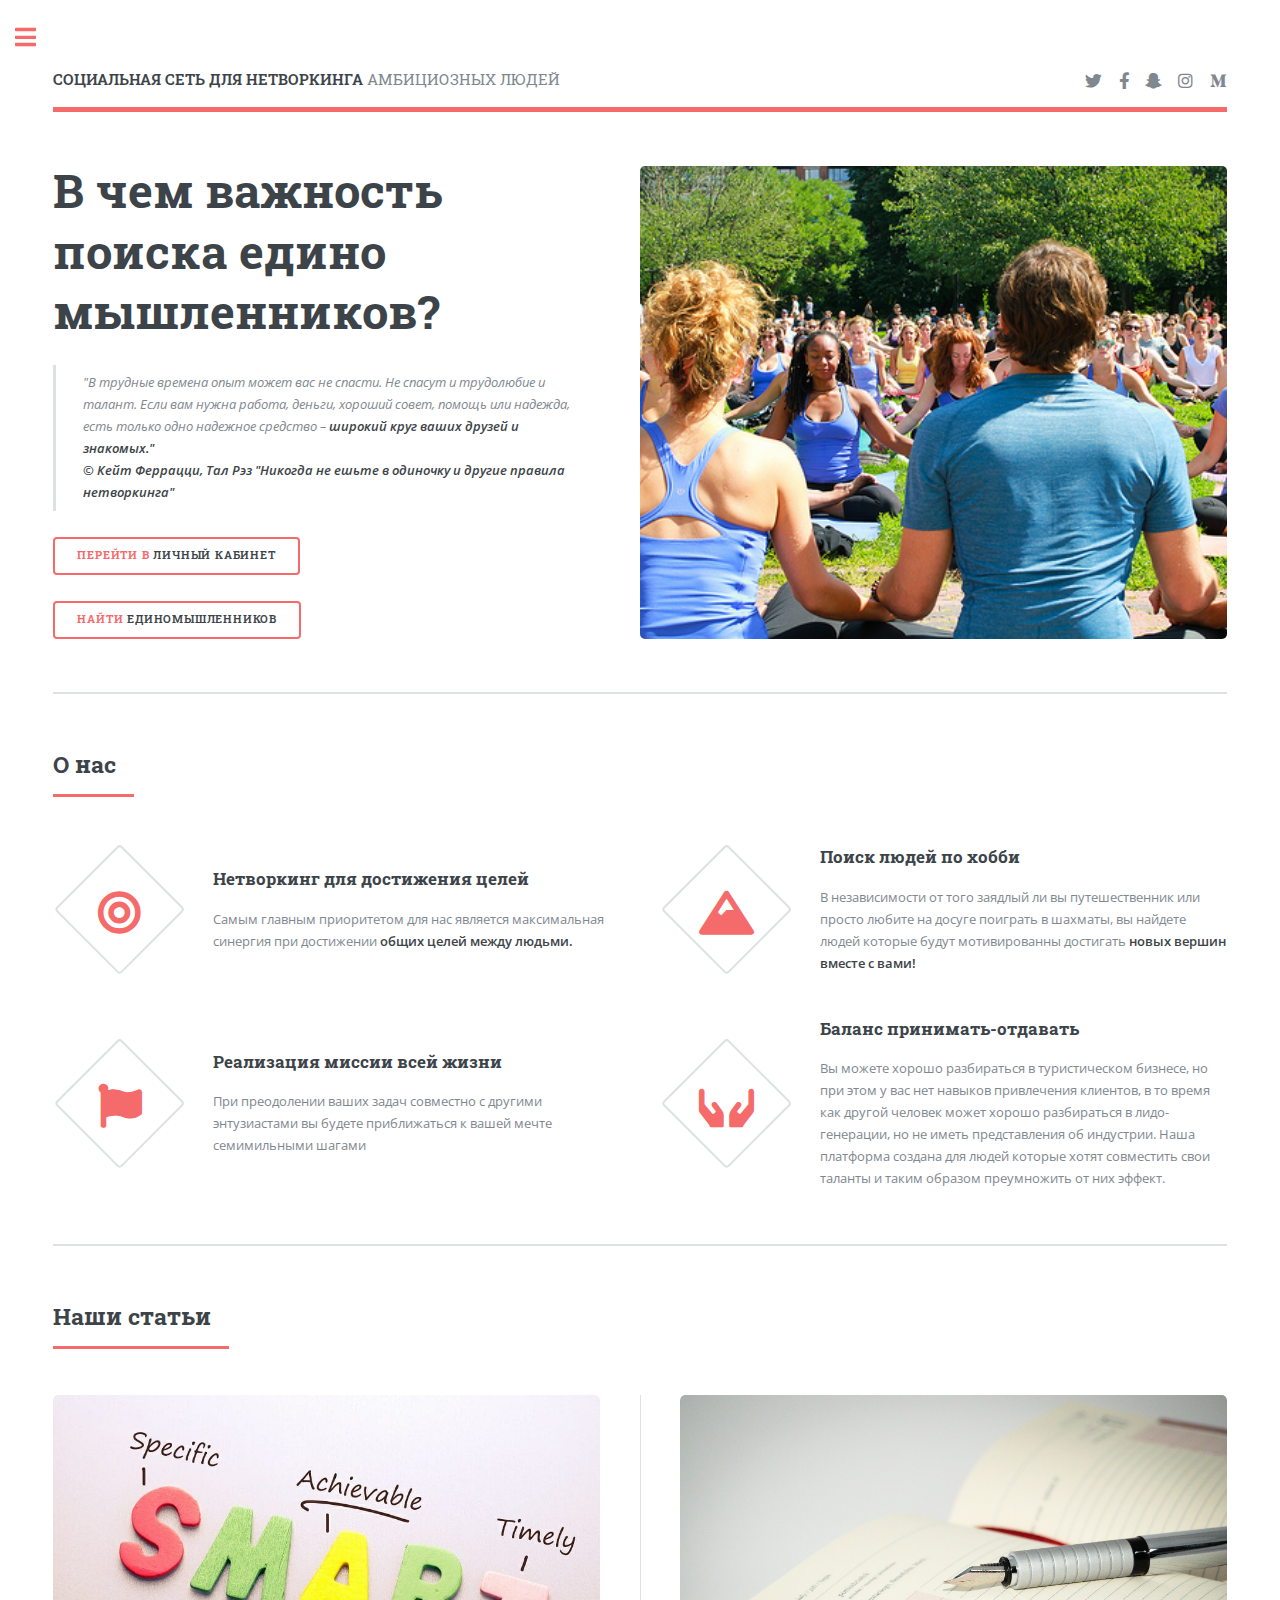
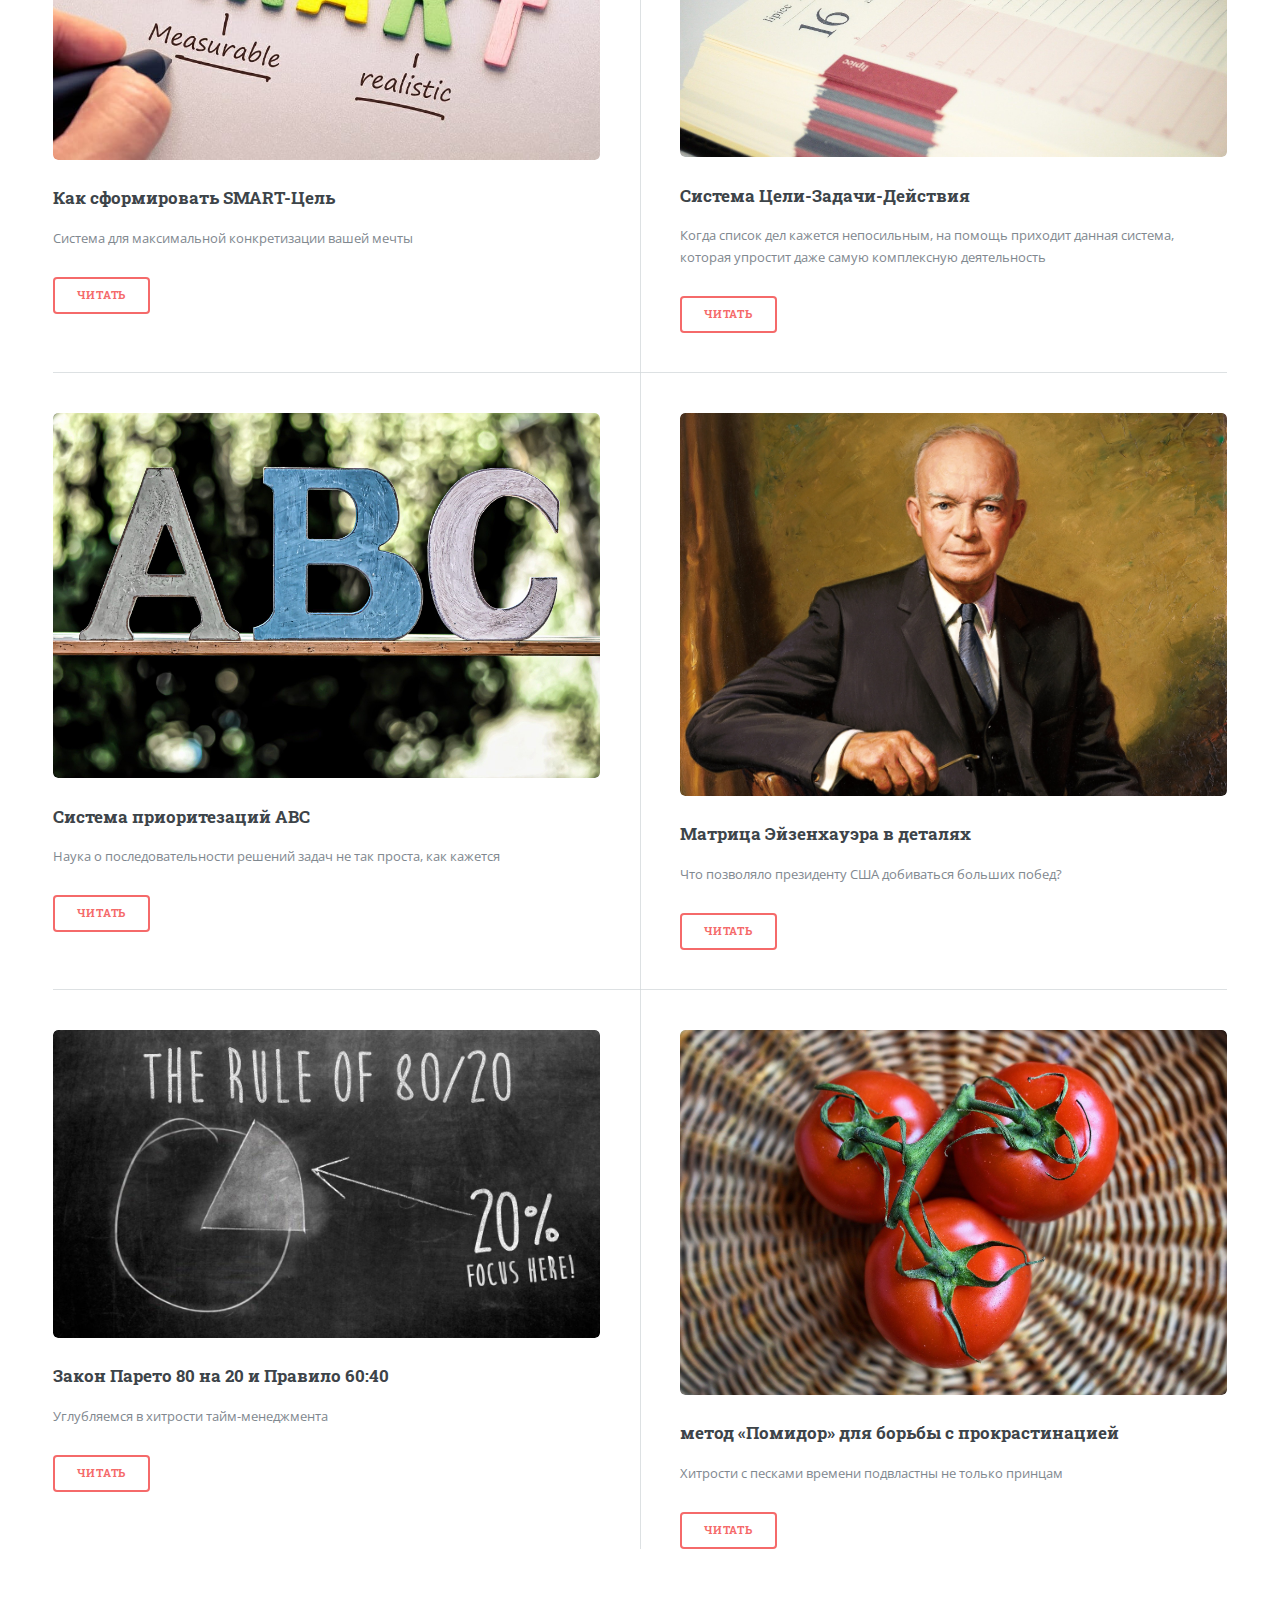
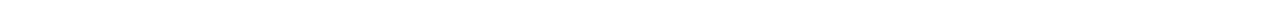
<file: Edit/index.html>
<!DOCTYPE HTML>
<!--
	Editorial by HTML5 UP
	html5up.net | @ajlkn
	Free for personal and commercial use under the CCA 3.0 license (html5up.net/license)
-->
<html>
	<head>
		<title>Diploma</title>
		<meta charset="utf-8" />
		<meta name="viewport" content="width=device-width, initial-scale=1, user-scalable=no" />
		<link rel="stylesheet" href="assets/css/main.css" />
	</head>
	<body class="is-preload">

		<!-- Wrapper -->
			<div id="wrapper">

				<!-- Main -->
					<div id="main">
						<div class="inner">

							<!-- Header -->
								<header id="header">
									<a href="index-1.html" class="logo"><strong>СОЦИАЛЬНАЯ СЕТЬ ДЛЯ НЕТВОРКИНГА</strong> АМБИЦИОЗНЫХ ЛЮДЕЙ</a>
									<ul class="icons">
										<li><a href="#" class="icon brands fa-twitter"><span class="label">Twitter</span></a></li>
										<li><a href="#" class="icon brands fa-facebook-f"><span class="label">Facebook</span></a></li>
										<li><a href="#" class="icon brands fa-snapchat-ghost"><span class="label">Snapchat</span></a></li>
										<li><a href="#" class="icon brands fa-instagram"><span class="label">Instagram</span></a></li>
										<li><a href="#" class="icon brands fa-medium-m"><span class="label">Medium</span></a></li>
									</ul>
								</header>

							<!-- Banner -->
								<section id="banner">
									<div class="content">
										<header>
											<h1>В чем важность<br />
											поиска едино<br />мышленников?</h1>
										</header>
                                        <blockquote>"В трудные времена опыт может вас не спасти. Не спасут и трудолюбие и талант. Если вам нужна работа, деньги, хороший совет, помощь или надежда, есть только одно надежное средство – <strong>широкий круг ваших друзей и знакомых."</strong><br /><strong> © Кейт Феррацци, Тал Рэз "Никогда не ешьте в одиночку и другие правила нетворкинга"</strong> </blockquote> 
										<ul class="actions">
											<li><a href="Личный-Кабинет.html" class="button big">Перейти в <strong>личный кабинет</strong></a></li>
										</ul>
                                        <ul class="actions">
											<li><a href="Minded.html" class="button big">Найти <strong>Единомышленников</strong></a></li>
										</ul>
									</div>
									<span class="image object">
										<img src="images/pic10.jpg" alt="" />
									</span>
								</section>

							<!-- Section -->
								<section>
									<header class="major">
										<h2>О нас</h2>
									</header>
									<div class="features">
										<article>
											<span class="icon solid fa-bullseye"></span>
											<div class="content">
												<h3>Нетворкинг для достижения целей</h3>
												<p>Самым главным приоритетом для нас является максимальная синергия при достижении <strong>общих целей между людьми.</strong></p>
											</div>
										</article>
										<article>
											<span class="icon solid fa-mountain"></span>
											<div class="content">
												<h3>Поиск людей по хобби</h3>
                                                <p>В независимости от того заядлый ли вы путешественник или просто любите на досуге поиграть в шахматы, вы найдете людей которые будут мотивированны достигать <strong>новых вершин вместе с вами!</strong></p>
											</div>
										</article>
										<article>
											<span class="icon solid fa-flag"></span>
											<div class="content">
												<h3>Реализация миссии всей жизни</h3>
												<p>При преодолении ваших задач совместно с другими энтузиастами вы будете приближаться к вашей мечте семимильными шагами</p>
											</div>
										</article>
										<article>
											<span class="icon solid fa-hands"></span>
											<div class="content">
												<h3>Баланс принимать-отдавать</h3>
												<p>Вы можете хорошо разбираться в туристическом бизнесе, но при этом у вас нет навыков привлечения клиентов, в то время как другой человек может хорошо разбираться в лидо-генерации, но не иметь представления об индустрии. Наша платформа создана для людей которые хотят совместить свои таланты и таким образом преумножить от них эффект.</p>
											</div>
										</article>
									</div>
								</section>

							<!-- Section -->
								<section>
									<header class="major">
										<h2>Наши статьи</h2>
									</header>
									<div class="posts">
										<article>
											<a href="SMART.html" class="image"><img src="images/5.jpg" alt="" /></a>
											<h3>Как сформировать SMART-Цель</h3>
											<p>Система для максимальной конкретизации вашей мечты</p>
											<ul class="actions">
												<li><a href="SMART.html" class="button">Читать</a></li>
											</ul>
										</article>
										<article>
											<a href="ЦЗД.html" class="image"><img src="images/6.jpg" alt="" /></a>
											<h3>Система Цели-Задачи-Действия</h3>
											<p>Когда список дел кажется непосильным, на помощь приходит данная система, которая упростит даже самую комплексную деятельность</p>
											<ul class="actions">
												<li><a href="ЦЗД.html" class="button">Читать</a></li>
											</ul>
										</article>
										<article>
											<a href="ABC.html" class="image"><img src="images/7.jpg" alt="" /></a>
											<h3>Система приоритезаций ABC</h3>
											<p>Наука о последовательности решений задач не так проста, как кажется</p>
											<ul class="actions">
												<li><a href="ABC.html" class="button">Читать</a></li>
											</ul>
										</article>
										<article>
											<a href="matrix.html" class="image"><img src="images/88.jpg" alt="" /></a>
											<h3>Матрица Эйзенхауэра в деталях</h3>
											<p>Что позволяло президенту США добиваться больших побед?</p>
											<ul class="actions">
												<li><a href="matrix.html" class="button">Читать</a></li>
											</ul>
										</article>
										<article>
											<a href="#" class="image"><img src="images/9.jpg" alt="" /></a>
											<h3>Закон Парето 80 на 20 и Правило 60:40</h3>
											<p>Углубляемся в хитрости тайм-менеджмента</p>
											<ul class="actions">
												<li><a href="#" class="button">Читать</a></li>
											</ul>
										</article>
										<article>
											<a href="#" class="image"><img src="images/10.jpg" alt="" /></a>
											<h3>метод «Помидор» для борьбы с прокрастинацией</h3>
											<p>Хитрости с песками времени подвластны не только принцам</p>
											<ul class="actions">
												<li><a href="#" class="button">Читать</a></li>
											</ul>
										</article>
									</div>
								</section>

						</div>
					</div>

				<!-- Sidebar -->
					<div id="sidebar">
						<div class="inner">

							<!-- Search -->
								<section id="search" class="alt">
									<form method="post" action="#">
										<input type="text" name="query" id="query" placeholder="Поиск" />
									</form>
								</section>

							<!-- Menu -->
								<nav id="menu">
									<header class="major">
										<h2>Меню</h2>
									</header>
									<ul>
										<li><a href="index.html">Главная страница</a></li>
										<li><a href="Личный-Кабинет.html">Личный кабинет</a></li>
										<li><a href="Minded.html">Поиск Единомышленников</a></li>
                                    </ul>
								</nav>

							<!-- Section -->
								<section>
									<header class="major">
										<h2>Наши статьи</h2>
									</header>
									<div class="mini-posts">
										<article>
											<a href="SMART.html" class="image"><img src="images/5.jpg" alt="" /></a>
											<p>Как сформировать SMART-Цель</p>
										</article>
										<article>
											<a href="ЦЗД.html" class="image"><img src="images/6.jpg" alt="" /></a>
											<p>Система Цели-Задачи-Действия</p>
										</article>
										<article>
											<a href="matrix.html" class="image"><img src="images/88.jpg" alt="" /></a>
											<p>Матрица Эйзенхауэра</p>
										</article>
									</div>
									<ul class="actions">
										<li><a href="SMART.html" class="button">Читать</a></li>
									</ul>
								</section>

							<!-- Section -->
								<section>
									<header class="major">
										<h2>Связаться с нами</h2>
									</header>
									<ul class="contact">
										<li class="icon solid fa-envelope"><a href="#">migourgoals@gmail.com</a></li>
										<li class="icon solid fa-phone">(747) 259 79 62</li>
										<li class="icon solid fa-home">Almaty<br />
										</li>
									</ul>
								</section>

							<!-- Footer -->
								<footer id="footer">
									<p class="copyright">&copy; Connection_in_isolation. All rights reserved. </p>
								</footer>

						</div>
					</div>

			</div>

		<!-- Scripts -->
			<script src="assets/js/jquery.min.js"></script>
			<script src="assets/js/browser.min.js"></script>
			<script src="assets/js/breakpoints.min.js"></script>
			<script src="assets/js/util.js"></script>
			<script src="assets/js/main.js"></script>

	</body>
</html>
</file>
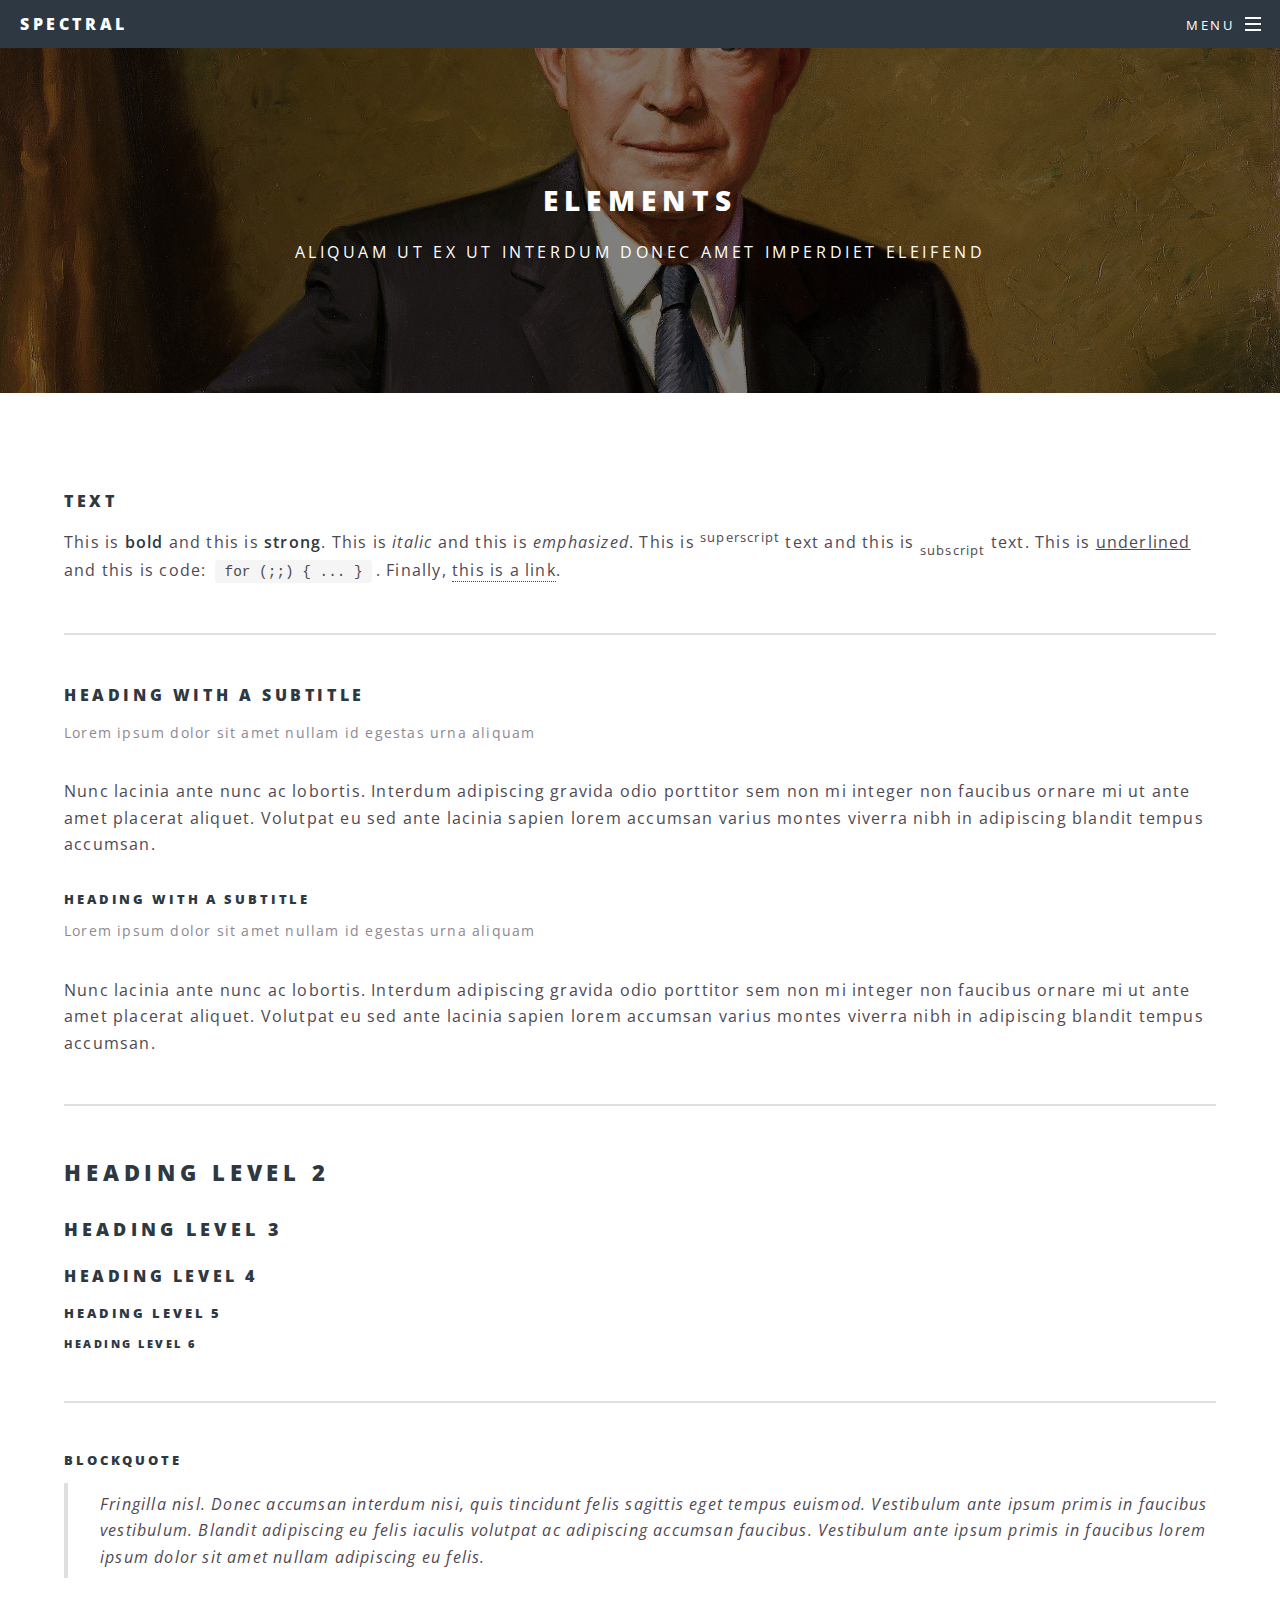
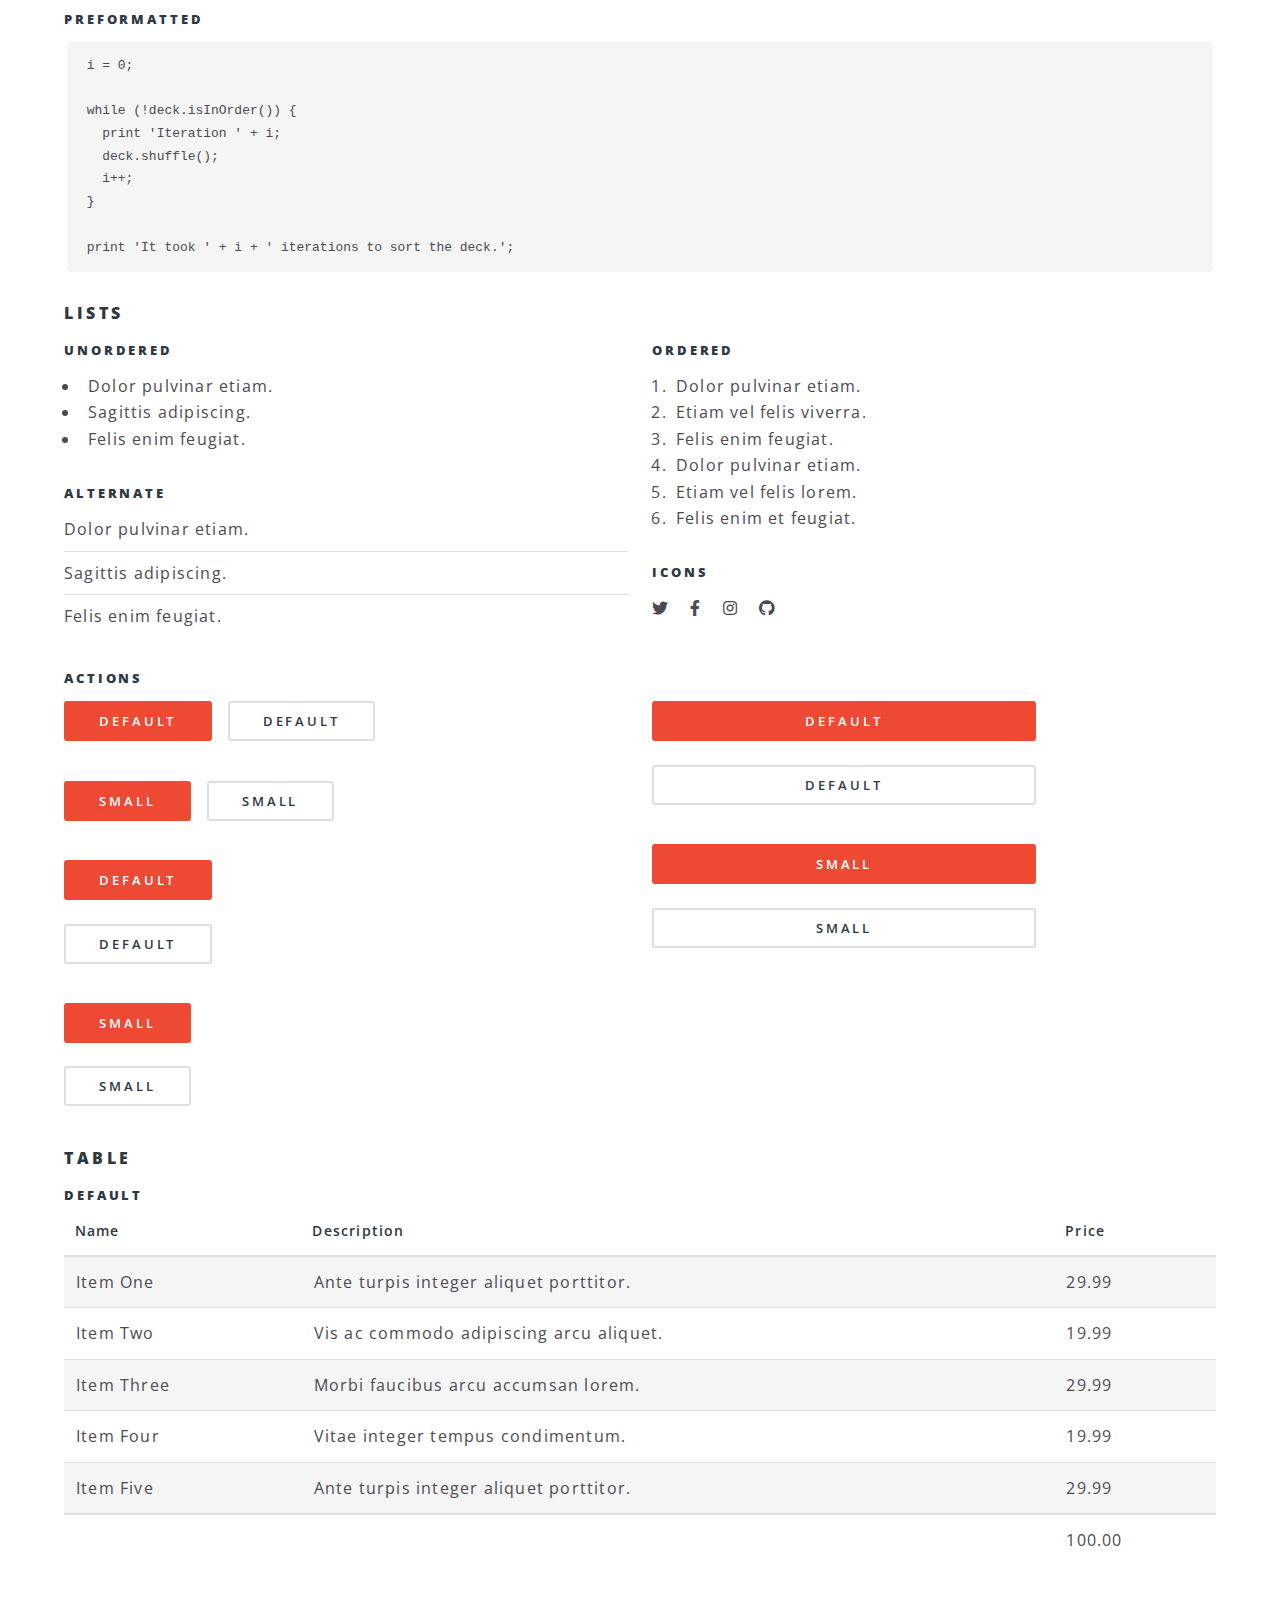
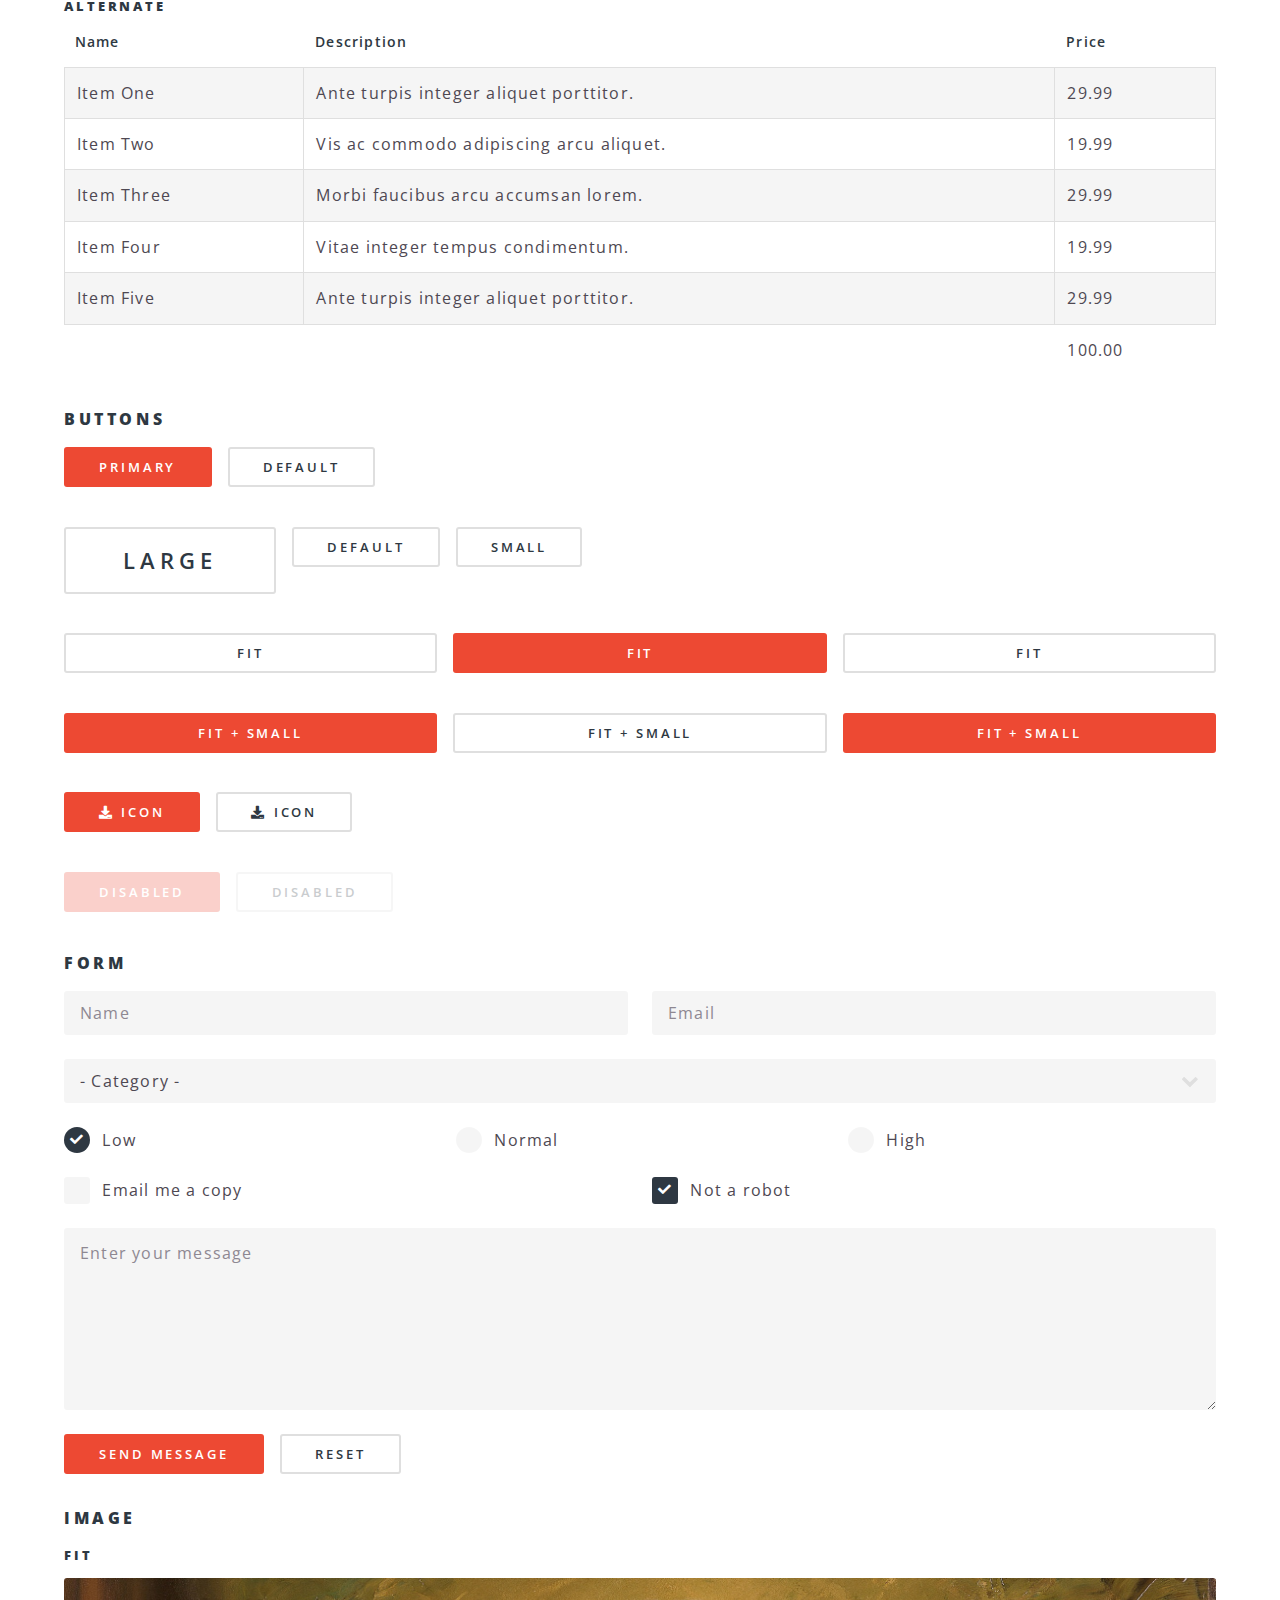
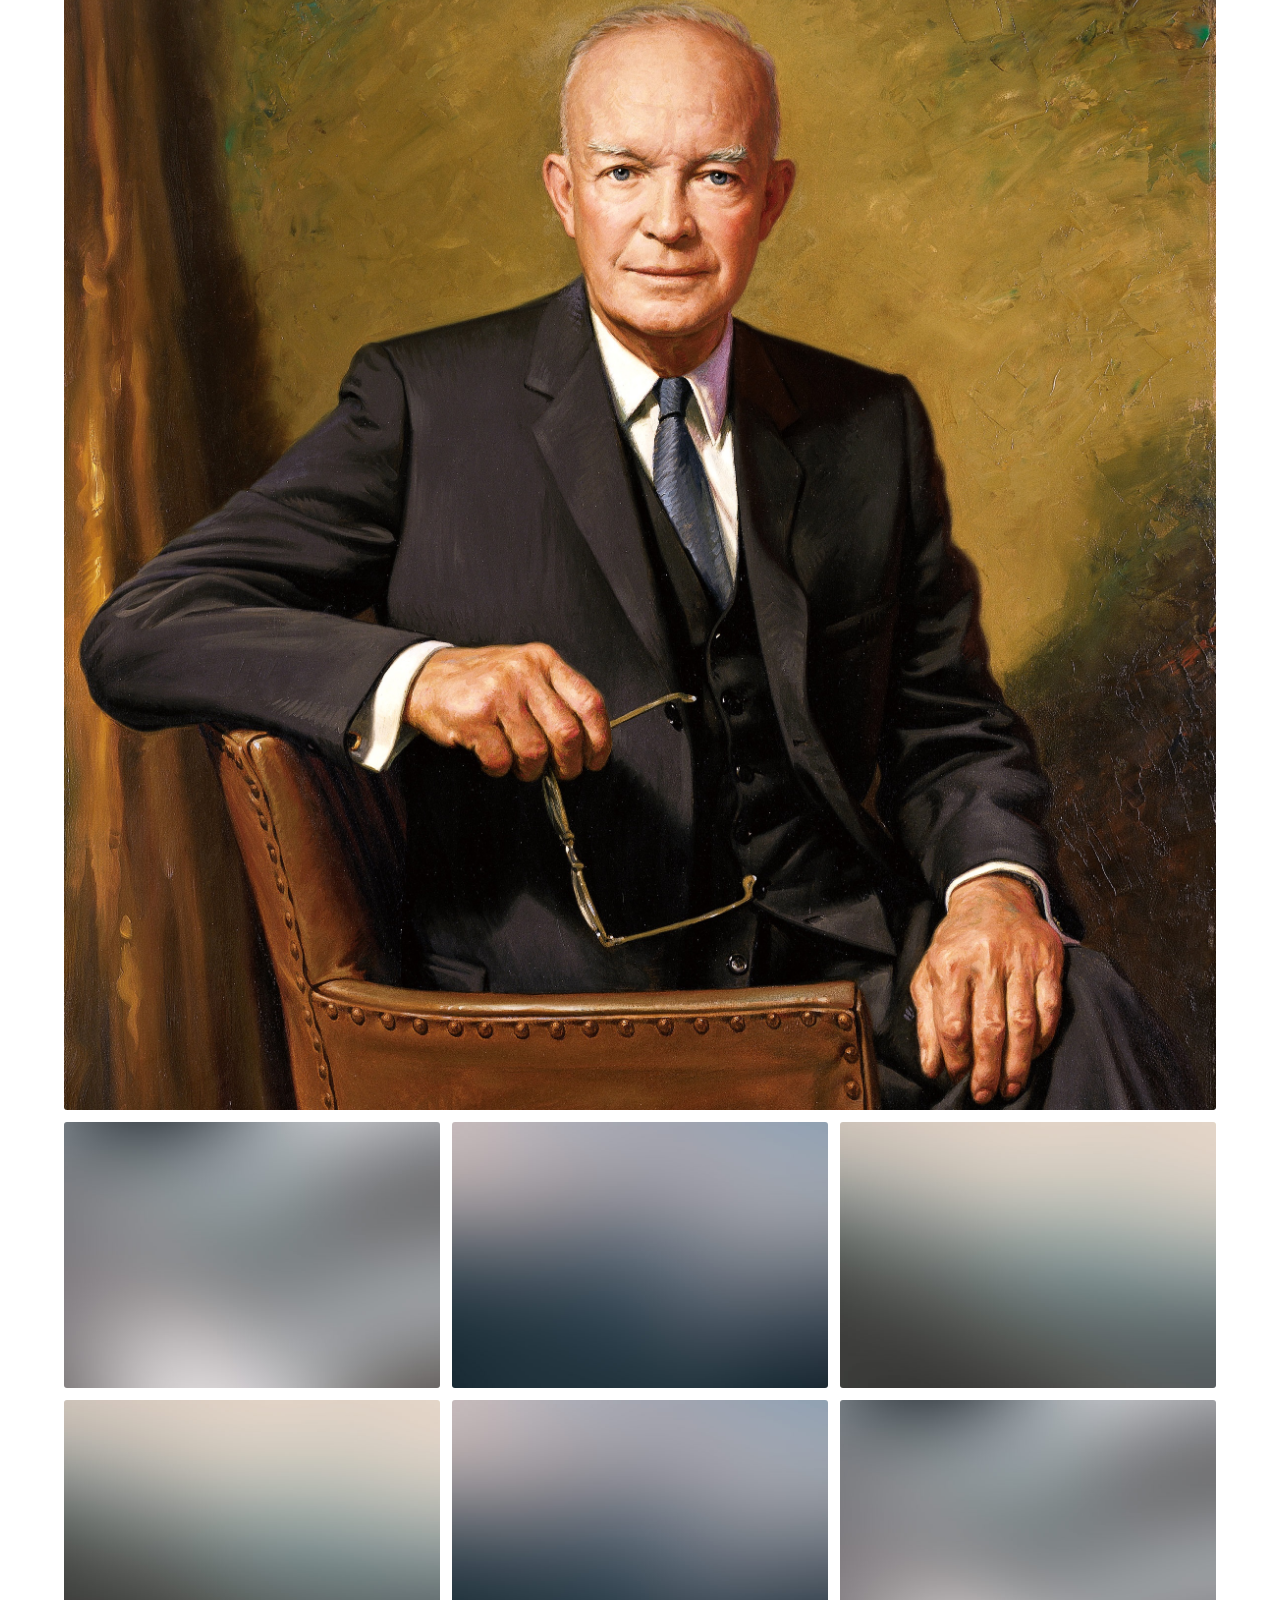
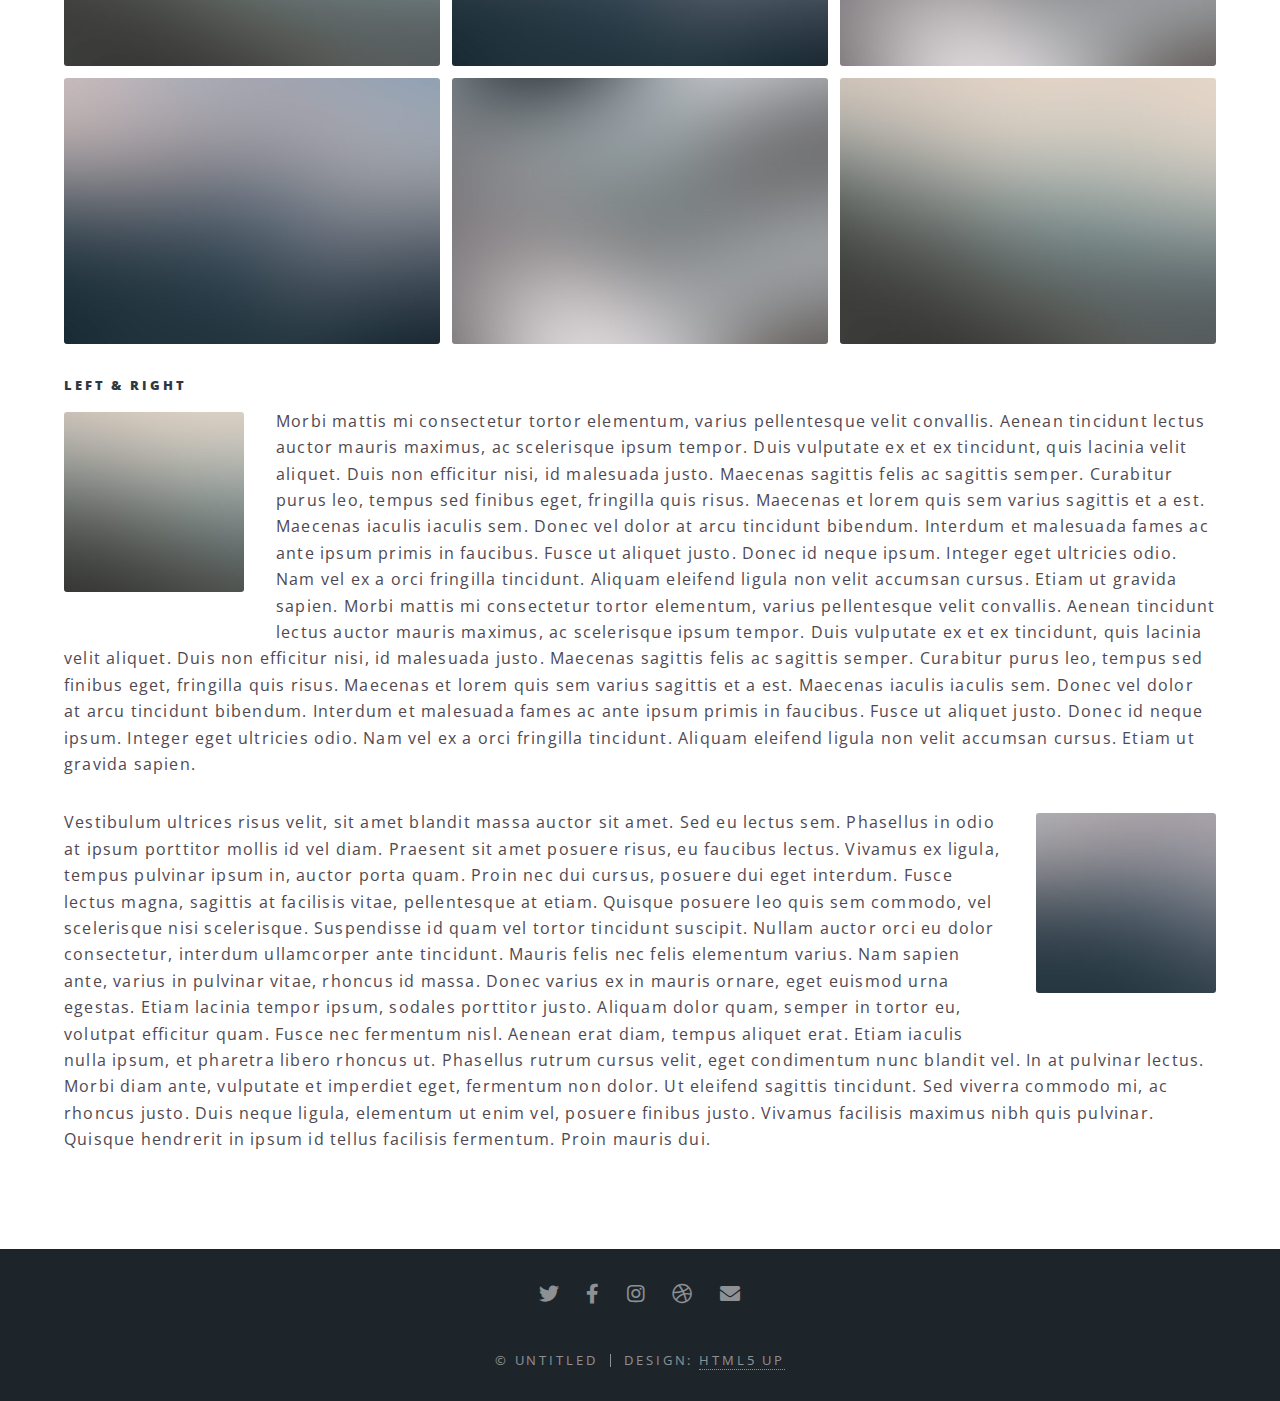
<file: auto/elements.html>
<!DOCTYPE HTML>
<!--
	Spectral by HTML5 UP
	html5up.net | @ajlkn
	Free for personal and commercial use under the CCA 3.0 license (html5up.net/license)
-->
<html>
	<head>
		<title>Elements - Spectral by HTML5 UP</title>
		<meta charset="utf-8" />
		<meta name="viewport" content="width=device-width, initial-scale=1, user-scalable=no" />
		<link rel="stylesheet" href="assets/css/main.css" />
		<noscript><link rel="stylesheet" href="assets/css/noscript.css" /></noscript>
	</head>
	<body class="is-preload">

		<!-- Page Wrapper -->
			<div id="page-wrapper">

				<!-- Header -->
					<header id="header">
						<h1><a href="index.html">Spectral</a></h1>
						<nav id="nav">
							<ul>
								<li class="special">
									<a href="#menu" class="menuToggle"><span>Menu</span></a>
									<div id="menu">
										<ul>
											<li><a href="index.html">Home</a></li>
											<li><a href="generic.html">Generic</a></li>
											<li><a href="elements.html">Elements</a></li>
											<li><a href="#">Sign Up</a></li>
											<li><a href="#">Log In</a></li>
										</ul>
									</div>
								</li>
							</ul>
						</nav>
					</header>

				<!-- Main -->
					<article id="main">
						<header>
							<h2>Elements</h2>
							<p>Aliquam ut ex ut interdum donec amet imperdiet eleifend</p>
						</header>
						<section class="wrapper style5">
							<div class="inner">

								<section>
									<h4>Text</h4>
									<p>This is <b>bold</b> and this is <strong>strong</strong>. This is <i>italic</i> and this is <em>emphasized</em>.
									This is <sup>superscript</sup> text and this is <sub>subscript</sub> text.
									This is <u>underlined</u> and this is code: <code>for (;;) { ... }</code>. Finally, <a href="#">this is a link</a>.</p>
									<hr />
									<header>
										<h4>Heading with a Subtitle</h4>
										<p>Lorem ipsum dolor sit amet nullam id egestas urna aliquam</p>
									</header>
									<p>Nunc lacinia ante nunc ac lobortis. Interdum adipiscing gravida odio porttitor sem non mi integer non faucibus ornare mi ut ante amet placerat aliquet. Volutpat eu sed ante lacinia sapien lorem accumsan varius montes viverra nibh in adipiscing blandit tempus accumsan.</p>
									<header>
										<h5>Heading with a Subtitle</h5>
										<p>Lorem ipsum dolor sit amet nullam id egestas urna aliquam</p>
									</header>
									<p>Nunc lacinia ante nunc ac lobortis. Interdum adipiscing gravida odio porttitor sem non mi integer non faucibus ornare mi ut ante amet placerat aliquet. Volutpat eu sed ante lacinia sapien lorem accumsan varius montes viverra nibh in adipiscing blandit tempus accumsan.</p>
									<hr />
									<h2>Heading Level 2</h2>
									<h3>Heading Level 3</h3>
									<h4>Heading Level 4</h4>
									<h5>Heading Level 5</h5>
									<h6>Heading Level 6</h6>
									<hr />
									<h5>Blockquote</h5>
									<blockquote>Fringilla nisl. Donec accumsan interdum nisi, quis tincidunt felis sagittis eget tempus euismod. Vestibulum ante ipsum primis in faucibus vestibulum. Blandit adipiscing eu felis iaculis volutpat ac adipiscing accumsan faucibus. Vestibulum ante ipsum primis in faucibus lorem ipsum dolor sit amet nullam adipiscing eu felis.</blockquote>
									<h5>Preformatted</h5>
									<pre><code>i = 0;

while (!deck.isInOrder()) {
  print 'Iteration ' + i;
  deck.shuffle();
  i++;
}

print 'It took ' + i + ' iterations to sort the deck.';</code></pre>
								</section>

								<section>
									<h4>Lists</h4>
									<div class="row">
										<div class="col-6 col-12-medium">
											<h5>Unordered</h5>
											<ul>
												<li>Dolor pulvinar etiam.</li>
												<li>Sagittis adipiscing.</li>
												<li>Felis enim feugiat.</li>
											</ul>
											<h5>Alternate</h5>
											<ul class="alt">
												<li>Dolor pulvinar etiam.</li>
												<li>Sagittis adipiscing.</li>
												<li>Felis enim feugiat.</li>
											</ul>
										</div>
										<div class="col-6 col-12-medium">
											<h5>Ordered</h5>
											<ol>
												<li>Dolor pulvinar etiam.</li>
												<li>Etiam vel felis viverra.</li>
												<li>Felis enim feugiat.</li>
												<li>Dolor pulvinar etiam.</li>
												<li>Etiam vel felis lorem.</li>
												<li>Felis enim et feugiat.</li>
											</ol>
											<h5>Icons</h5>
											<ul class="icons">
												<li><a href="#" class="icon brands fa-twitter"><span class="label">Twitter</span></a></li>
												<li><a href="#" class="icon brands fa-facebook-f"><span class="label">Facebook</span></a></li>
												<li><a href="#" class="icon brands fa-instagram"><span class="label">Instagram</span></a></li>
												<li><a href="#" class="icon brands fa-github"><span class="label">Github</span></a></li>
											</ul>
										</div>
									</div>
									<h5>Actions</h5>
									<div class="row">
										<div class="col-6 col-12-medium">
											<ul class="actions">
												<li><a href="#" class="button primary">Default</a></li>
												<li><a href="#" class="button">Default</a></li>
											</ul>
											<ul class="actions small">
												<li><a href="#" class="button primary small">Small</a></li>
												<li><a href="#" class="button small">Small</a></li>
											</ul>
											<ul class="actions stacked">
												<li><a href="#" class="button primary">Default</a></li>
												<li><a href="#" class="button">Default</a></li>
											</ul>
											<ul class="actions stacked">
												<li><a href="#" class="button primary small">Small</a></li>
												<li><a href="#" class="button small">Small</a></li>
											</ul>
										</div>
										<div class="col-6 col-12-medium">
											<ul class="actions stacked">
												<li><a href="#" class="button primary fit">Default</a></li>
												<li><a href="#" class="button fit">Default</a></li>
											</ul>
											<ul class="actions stacked">
												<li><a href="#" class="button primary small fit">Small</a></li>
												<li><a href="#" class="button small fit">Small</a></li>
											</ul>
										</div>
									</div>
								</section>

								<section>
									<h4>Table</h4>
									<h5>Default</h5>
									<div class="table-wrapper">
										<table>
											<thead>
												<tr>
													<th>Name</th>
													<th>Description</th>
													<th>Price</th>
												</tr>
											</thead>
											<tbody>
												<tr>
													<td>Item One</td>
													<td>Ante turpis integer aliquet porttitor.</td>
													<td>29.99</td>
												</tr>
												<tr>
													<td>Item Two</td>
													<td>Vis ac commodo adipiscing arcu aliquet.</td>
													<td>19.99</td>
												</tr>
												<tr>
													<td>Item Three</td>
													<td> Morbi faucibus arcu accumsan lorem.</td>
													<td>29.99</td>
												</tr>
												<tr>
													<td>Item Four</td>
													<td>Vitae integer tempus condimentum.</td>
													<td>19.99</td>
												</tr>
												<tr>
													<td>Item Five</td>
													<td>Ante turpis integer aliquet porttitor.</td>
													<td>29.99</td>
												</tr>
											</tbody>
											<tfoot>
												<tr>
													<td colspan="2"></td>
													<td>100.00</td>
												</tr>
											</tfoot>
										</table>
									</div>

									<h5>Alternate</h5>
									<div class="table-wrapper">
										<table class="alt">
											<thead>
												<tr>
													<th>Name</th>
													<th>Description</th>
													<th>Price</th>
												</tr>
											</thead>
											<tbody>
												<tr>
													<td>Item One</td>
													<td>Ante turpis integer aliquet porttitor.</td>
													<td>29.99</td>
												</tr>
												<tr>
													<td>Item Two</td>
													<td>Vis ac commodo adipiscing arcu aliquet.</td>
													<td>19.99</td>
												</tr>
												<tr>
													<td>Item Three</td>
													<td> Morbi faucibus arcu accumsan lorem.</td>
													<td>29.99</td>
												</tr>
												<tr>
													<td>Item Four</td>
													<td>Vitae integer tempus condimentum.</td>
													<td>19.99</td>
												</tr>
												<tr>
													<td>Item Five</td>
													<td>Ante turpis integer aliquet porttitor.</td>
													<td>29.99</td>
												</tr>
											</tbody>
											<tfoot>
												<tr>
													<td colspan="2"></td>
													<td>100.00</td>
												</tr>
											</tfoot>
										</table>
									</div>
								</section>

								<section>
									<h4>Buttons</h4>
									<ul class="actions">
										<li><a href="#" class="button primary">Primary</a></li>
										<li><a href="#" class="button">Default</a></li>
									</ul>
									<ul class="actions">
										<li><a href="#" class="button large">Large</a></li>
										<li><a href="#" class="button">Default</a></li>
										<li><a href="#" class="button small">Small</a></li>
									</ul>
									<ul class="actions fit">
										<li><a href="#" class="button fit">Fit</a></li>
										<li><a href="#" class="button primary fit">Fit</a></li>
										<li><a href="#" class="button fit">Fit</a></li>
									</ul>
									<ul class="actions fit small">
										<li><a href="#" class="button primary fit small">Fit + Small</a></li>
										<li><a href="#" class="button fit small">Fit + Small</a></li>
										<li><a href="#" class="button primary fit small">Fit + Small</a></li>
									</ul>
									<ul class="actions">
										<li><a href="#" class="button primary icon solid fa-download">Icon</a></li>
										<li><a href="#" class="button icon solid fa-download">Icon</a></li>
									</ul>
									<ul class="actions">
										<li><span class="button primary disabled">Disabled</span></li>
										<li><span class="button disabled">Disabled</span></li>
									</ul>
								</section>

								<section>
									<h4>Form</h4>
									<form method="post" action="#">
										<div class="row gtr-uniform">
											<div class="col-6 col-12-xsmall">
												<input type="text" name="demo-name" id="demo-name" value="" placeholder="Name" />
											</div>
											<div class="col-6 col-12-xsmall">
												<input type="email" name="demo-email" id="demo-email" value="" placeholder="Email" />
											</div>
											<div class="col-12">
												<select name="demo-category" id="demo-category">
													<option value="">- Category -</option>
													<option value="1">Manufacturing</option>
													<option value="1">Shipping</option>
													<option value="1">Administration</option>
													<option value="1">Human Resources</option>
												</select>
											</div>
											<div class="col-4 col-12-small">
												<input type="radio" id="demo-priority-low" name="demo-priority" checked>
												<label for="demo-priority-low">Low</label>
											</div>
											<div class="col-4 col-12-small">
												<input type="radio" id="demo-priority-normal" name="demo-priority">
												<label for="demo-priority-normal">Normal</label>
											</div>
											<div class="col-4 col-12-small">
												<input type="radio" id="demo-priority-high" name="demo-priority">
												<label for="demo-priority-high">High</label>
											</div>
											<div class="col-6 col-12-small">
												<input type="checkbox" id="demo-copy" name="demo-copy">
												<label for="demo-copy">Email me a copy</label>
											</div>
											<div class="col-6 col-12-small">
												<input type="checkbox" id="demo-human" name="demo-human" checked>
												<label for="demo-human">Not a robot</label>
											</div>
											<div class="col-12">
												<textarea name="demo-message" id="demo-message" placeholder="Enter your message" rows="6"></textarea>
											</div>
											<div class="col-12">
												<ul class="actions">
													<li><input type="submit" value="Send Message" class="primary" /></li>
													<li><input type="reset" value="Reset" /></li>
												</ul>
											</div>
										</div>
									</form>
								</section>

								<section>
									<h4>Image</h4>
									<h5>Fit</h5>
									<div class="box alt">
										<div class="row gtr-50 gtr-uniform">
											<div class="col-12"><span class="image fit"><img src="images/banner.jpg" alt="" /></span></div>
											<div class="col-4"><span class="image fit"><img src="images/pic01.jpg" alt="" /></span></div>
											<div class="col-4"><span class="image fit"><img src="images/pic02.jpg" alt="" /></span></div>
											<div class="col-4"><span class="image fit"><img src="images/pic03.jpg" alt="" /></span></div>
											<div class="col-4"><span class="image fit"><img src="images/pic03.jpg" alt="" /></span></div>
											<div class="col-4"><span class="image fit"><img src="images/pic02.jpg" alt="" /></span></div>
											<div class="col-4"><span class="image fit"><img src="images/pic01.jpg" alt="" /></span></div>
											<div class="col-4"><span class="image fit"><img src="images/pic02.jpg" alt="" /></span></div>
											<div class="col-4"><span class="image fit"><img src="images/pic01.jpg" alt="" /></span></div>
											<div class="col-4"><span class="image fit"><img src="images/pic03.jpg" alt="" /></span></div>
										</div>
									</div>
									<h5>Left &amp; Right</h5>
									<p><span class="image left"><img src="images/pic04.jpg" alt="" /></span>Morbi mattis mi consectetur tortor elementum, varius pellentesque velit convallis. Aenean tincidunt lectus auctor mauris maximus, ac scelerisque ipsum tempor. Duis vulputate ex et ex tincidunt, quis lacinia velit aliquet. Duis non efficitur nisi, id malesuada justo. Maecenas sagittis felis ac sagittis semper. Curabitur purus leo, tempus sed finibus eget, fringilla quis risus. Maecenas et lorem quis sem varius sagittis et a est. Maecenas iaculis iaculis sem. Donec vel dolor at arcu tincidunt bibendum. Interdum et malesuada fames ac ante ipsum primis in faucibus. Fusce ut aliquet justo. Donec id neque ipsum. Integer eget ultricies odio. Nam vel ex a orci fringilla tincidunt. Aliquam eleifend ligula non velit accumsan cursus. Etiam ut gravida sapien. Morbi mattis mi consectetur tortor elementum, varius pellentesque velit convallis. Aenean tincidunt lectus auctor mauris maximus, ac scelerisque ipsum tempor. Duis vulputate ex et ex tincidunt, quis lacinia velit aliquet. Duis non efficitur nisi, id malesuada justo. Maecenas sagittis felis ac sagittis semper. Curabitur purus leo, tempus sed finibus eget, fringilla quis risus. Maecenas et lorem quis sem varius sagittis et a est. Maecenas iaculis iaculis sem. Donec vel dolor at arcu tincidunt bibendum. Interdum et malesuada fames ac ante ipsum primis in faucibus. Fusce ut aliquet justo. Donec id neque ipsum. Integer eget ultricies odio. Nam vel ex a orci fringilla tincidunt. Aliquam eleifend ligula non velit accumsan cursus. Etiam ut gravida sapien.</p>
									<p><span class="image right"><img src="images/pic05.jpg" alt="" /></span>Vestibulum ultrices risus velit, sit amet blandit massa auctor sit amet. Sed eu lectus sem. Phasellus in odio at ipsum porttitor mollis id vel diam. Praesent sit amet posuere risus, eu faucibus lectus. Vivamus ex ligula, tempus pulvinar ipsum in, auctor porta quam. Proin nec dui cursus, posuere dui eget interdum. Fusce lectus magna, sagittis at facilisis vitae, pellentesque at etiam. Quisque posuere leo quis sem commodo, vel scelerisque nisi scelerisque. Suspendisse id quam vel tortor tincidunt suscipit. Nullam auctor orci eu dolor consectetur, interdum ullamcorper ante tincidunt. Mauris felis nec felis elementum varius. Nam sapien ante, varius in pulvinar vitae, rhoncus id massa. Donec varius ex in mauris ornare, eget euismod urna egestas. Etiam lacinia tempor ipsum, sodales porttitor justo. Aliquam dolor quam, semper in tortor eu, volutpat efficitur quam. Fusce nec fermentum nisl. Aenean erat diam, tempus aliquet erat. Etiam iaculis nulla ipsum, et pharetra libero rhoncus ut. Phasellus rutrum cursus velit, eget condimentum nunc blandit vel. In at pulvinar lectus. Morbi diam ante, vulputate et imperdiet eget, fermentum non dolor. Ut eleifend sagittis tincidunt. Sed viverra commodo mi, ac rhoncus justo. Duis neque ligula, elementum ut enim vel, posuere finibus justo. Vivamus facilisis maximus nibh quis pulvinar. Quisque hendrerit in ipsum id tellus facilisis fermentum. Proin mauris dui.</p>
								</section>

							</div>
						</section>
					</article>

				<!-- Footer -->
					<footer id="footer">
						<ul class="icons">
							<li><a href="#" class="icon brands fa-twitter"><span class="label">Twitter</span></a></li>
							<li><a href="#" class="icon brands fa-facebook-f"><span class="label">Facebook</span></a></li>
							<li><a href="#" class="icon brands fa-instagram"><span class="label">Instagram</span></a></li>
							<li><a href="#" class="icon brands fa-dribbble"><span class="label">Dribbble</span></a></li>
							<li><a href="#" class="icon solid fa-envelope"><span class="label">Email</span></a></li>
						</ul>
						<ul class="copyright">
							<li>&copy; Untitled</li><li>Design: <a href="http://html5up.net">HTML5 UP</a></li>
						</ul>
					</footer>

			</div>

		<!-- Scripts -->
			<script src="assets/js/jquery.min.js"></script>
			<script src="assets/js/jquery.scrollex.min.js"></script>
			<script src="assets/js/jquery.scrolly.min.js"></script>
			<script src="assets/js/browser.min.js"></script>
			<script src="assets/js/breakpoints.min.js"></script>
			<script src="assets/js/util.js"></script>
			<script src="assets/js/main.js"></script>

	</body>
</html>
</file>
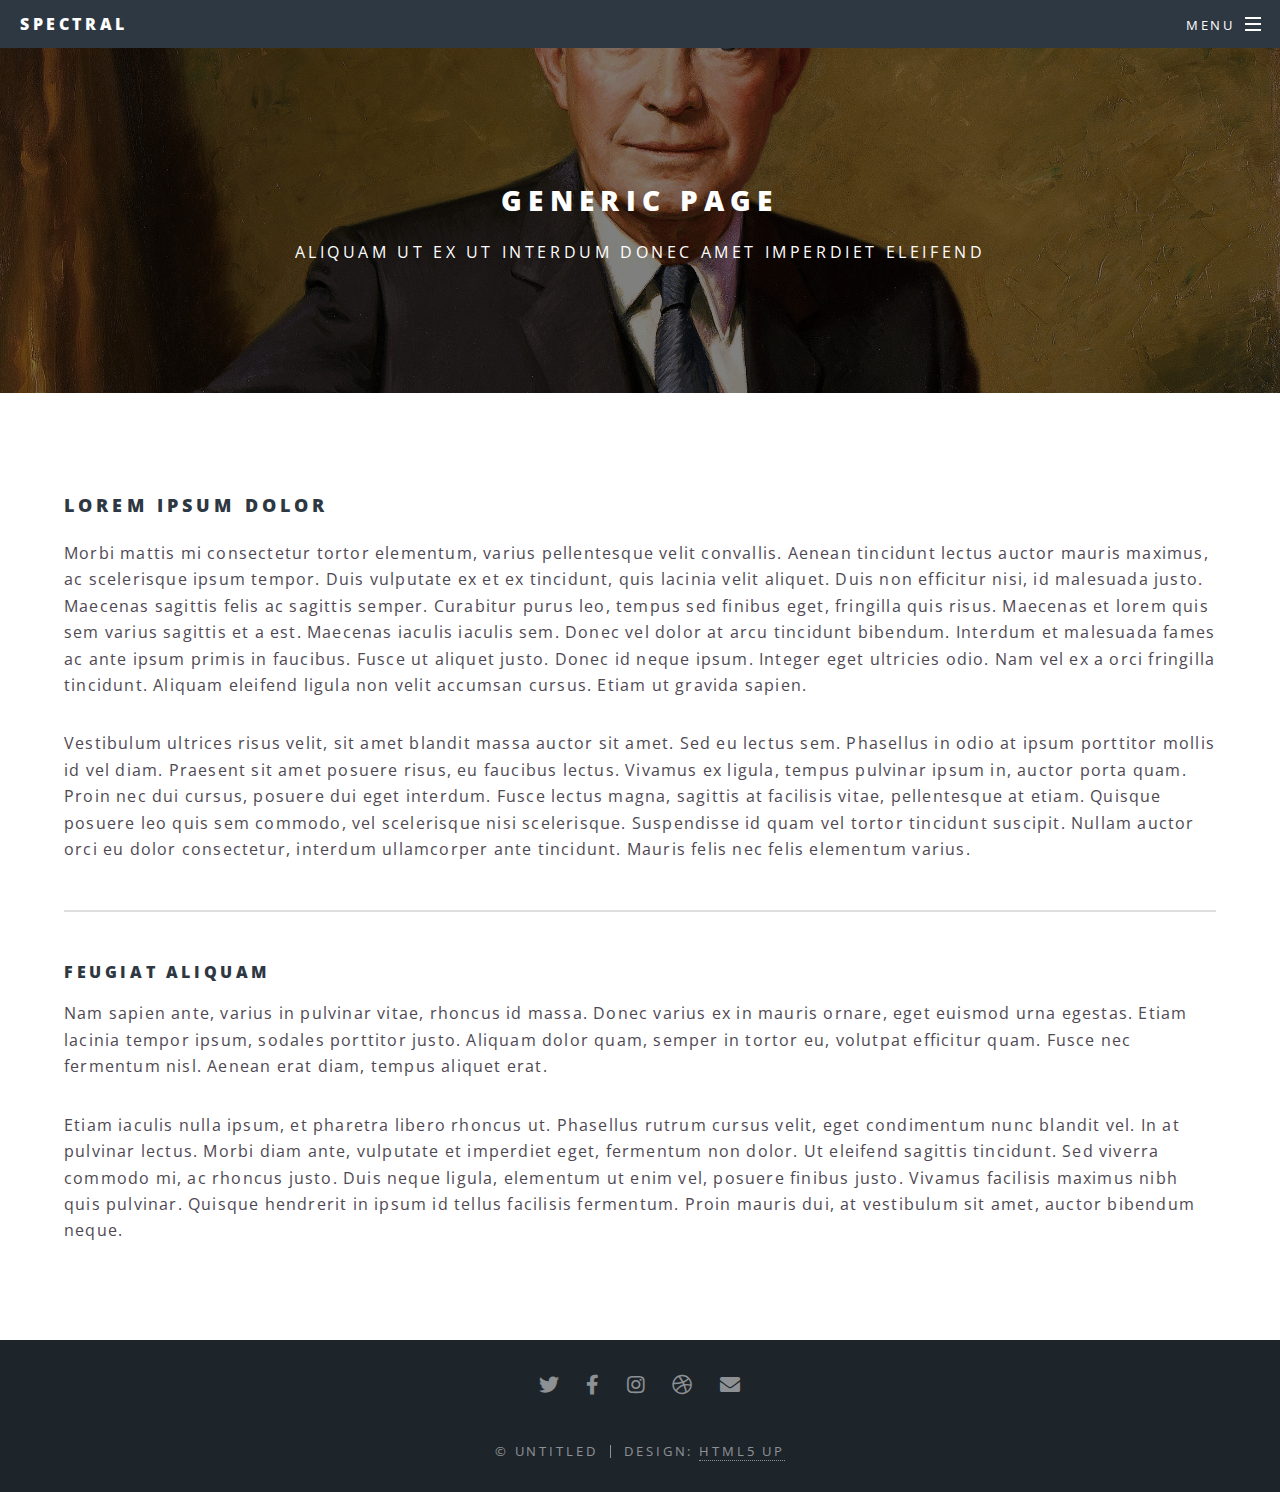
<file: auto/generic.html>
<!DOCTYPE HTML>
<!--
	Spectral by HTML5 UP
	html5up.net | @ajlkn
	Free for personal and commercial use under the CCA 3.0 license (html5up.net/license)
-->
<html>
	<head>
		<title>Generic - Spectral by HTML5 UP</title>
		<meta charset="utf-8" />
		<meta name="viewport" content="width=device-width, initial-scale=1, user-scalable=no" />
		<link rel="stylesheet" href="assets/css/main.css" />
		<noscript><link rel="stylesheet" href="assets/css/noscript.css" /></noscript>
	</head>
	<body class="is-preload">

		<!-- Page Wrapper -->
			<div id="page-wrapper">

				<!-- Header -->
					<header id="header">
						<h1><a href="index.html">Spectral</a></h1>
						<nav id="nav">
							<ul>
								<li class="special">
									<a href="#menu" class="menuToggle"><span>Menu</span></a>
									<div id="menu">
										<ul>
											<li><a href="index.html">Home</a></li>
											<li><a href="generic.html">Generic</a></li>
											<li><a href="elements.html">Elements</a></li>
											<li><a href="#">Sign Up</a></li>
											<li><a href="#">Log In</a></li>
										</ul>
									</div>
								</li>
							</ul>
						</nav>
					</header>

				<!-- Main -->
					<article id="main">
						<header>
							<h2>Generic Page</h2>
							<p>Aliquam ut ex ut interdum donec amet imperdiet eleifend</p>
						</header>
						<section class="wrapper style5">
							<div class="inner">

								<h3>Lorem ipsum dolor</h3>
								<p>Morbi mattis mi consectetur tortor elementum, varius pellentesque velit convallis. Aenean tincidunt lectus auctor mauris maximus, ac scelerisque ipsum tempor. Duis vulputate ex et ex tincidunt, quis lacinia velit aliquet. Duis non efficitur nisi, id malesuada justo. Maecenas sagittis felis ac sagittis semper. Curabitur purus leo, tempus sed finibus eget, fringilla quis risus. Maecenas et lorem quis sem varius sagittis et a est. Maecenas iaculis iaculis sem. Donec vel dolor at arcu tincidunt bibendum. Interdum et malesuada fames ac ante ipsum primis in faucibus. Fusce ut aliquet justo. Donec id neque ipsum. Integer eget ultricies odio. Nam vel ex a orci fringilla tincidunt. Aliquam eleifend ligula non velit accumsan cursus. Etiam ut gravida sapien.</p>

								<p>Vestibulum ultrices risus velit, sit amet blandit massa auctor sit amet. Sed eu lectus sem. Phasellus in odio at ipsum porttitor mollis id vel diam. Praesent sit amet posuere risus, eu faucibus lectus. Vivamus ex ligula, tempus pulvinar ipsum in, auctor porta quam. Proin nec dui cursus, posuere dui eget interdum. Fusce lectus magna, sagittis at facilisis vitae, pellentesque at etiam. Quisque posuere leo quis sem commodo, vel scelerisque nisi scelerisque. Suspendisse id quam vel tortor tincidunt suscipit. Nullam auctor orci eu dolor consectetur, interdum ullamcorper ante tincidunt. Mauris felis nec felis elementum varius.</p>

								<hr />

								<h4>Feugiat aliquam</h4>
								<p>Nam sapien ante, varius in pulvinar vitae, rhoncus id massa. Donec varius ex in mauris ornare, eget euismod urna egestas. Etiam lacinia tempor ipsum, sodales porttitor justo. Aliquam dolor quam, semper in tortor eu, volutpat efficitur quam. Fusce nec fermentum nisl. Aenean erat diam, tempus aliquet erat.</p>

								<p>Etiam iaculis nulla ipsum, et pharetra libero rhoncus ut. Phasellus rutrum cursus velit, eget condimentum nunc blandit vel. In at pulvinar lectus. Morbi diam ante, vulputate et imperdiet eget, fermentum non dolor. Ut eleifend sagittis tincidunt. Sed viverra commodo mi, ac rhoncus justo. Duis neque ligula, elementum ut enim vel, posuere finibus justo. Vivamus facilisis maximus nibh quis pulvinar. Quisque hendrerit in ipsum id tellus facilisis fermentum. Proin mauris dui, at vestibulum sit amet, auctor bibendum neque.</p>

							</div>
						</section>
					</article>

				<!-- Footer -->
					<footer id="footer">
						<ul class="icons">
							<li><a href="#" class="icon brands fa-twitter"><span class="label">Twitter</span></a></li>
							<li><a href="#" class="icon brands fa-facebook-f"><span class="label">Facebook</span></a></li>
							<li><a href="#" class="icon brands fa-instagram"><span class="label">Instagram</span></a></li>
							<li><a href="#" class="icon brands fa-dribbble"><span class="label">Dribbble</span></a></li>
							<li><a href="#" class="icon solid fa-envelope"><span class="label">Email</span></a></li>
						</ul>
						<ul class="copyright">
							<li>&copy; Untitled</li><li>Design: <a href="http://html5up.net">HTML5 UP</a></li>
						</ul>
					</footer>

			</div>

		<!-- Scripts -->
			<script src="assets/js/jquery.min.js"></script>
			<script src="assets/js/jquery.scrollex.min.js"></script>
			<script src="assets/js/jquery.scrolly.min.js"></script>
			<script src="assets/js/browser.min.js"></script>
			<script src="assets/js/breakpoints.min.js"></script>
			<script src="assets/js/util.js"></script>
			<script src="assets/js/main.js"></script>

	</body>
</html>
</file>
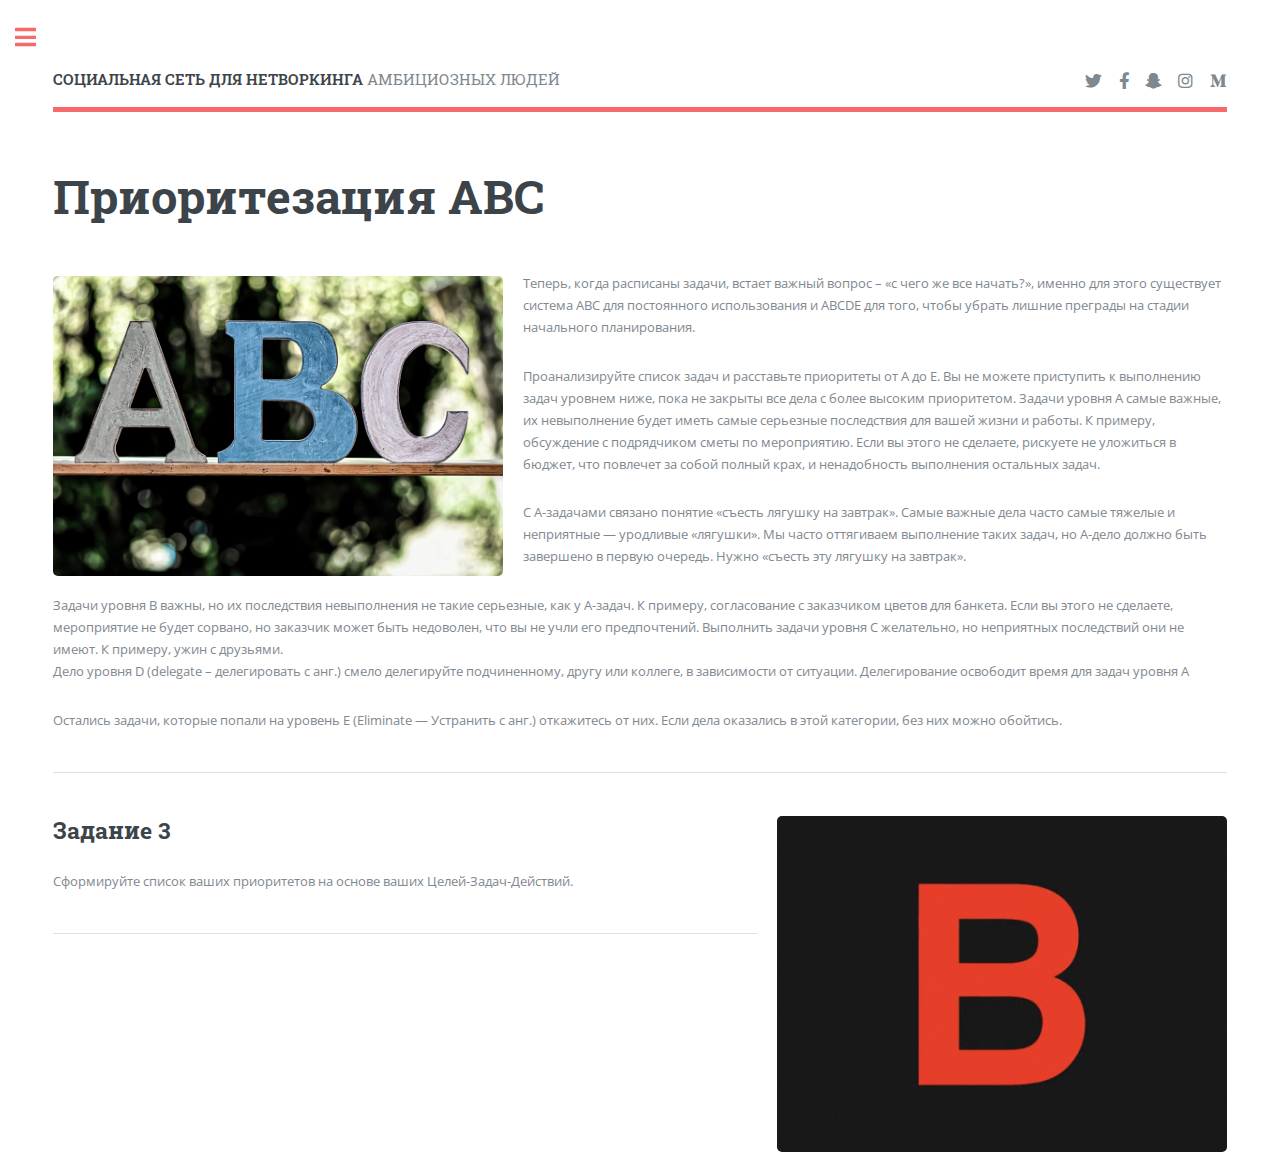
<file: Edit/ABC.html>
<!DOCTYPE HTML>
<!--
	Editorial by HTML5 UP
	html5up.net | @ajlkn
	Free for personal and commercial use under the CCA 3.0 license (html5up.net/license)
-->
<html>
	<head>
		<title>Generic - Editorial by HTML5 UP</title>
		<meta charset="utf-8" />
		<meta name="viewport" content="width=device-width, initial-scale=1, user-scalable=no" />
		<link rel="stylesheet" href="assets/css/main.css" />
	</head>
	<body class="is-preload">

		<!-- Wrapper -->
			<div id="wrapper">

				<!-- Main -->
					<div id="main">
						<div class="inner">

							<!-- Header -->
								<header id="header">
									<a href="index.html" class="logo"><strong>СОЦИАЛЬНАЯ СЕТЬ ДЛЯ НЕТВОРКИНГА</strong> АМБИЦИОЗНЫХ ЛЮДЕЙ</a>
									<ul class="icons">
										<li><a href="#" class="icon brands fa-twitter"><span class="label">Twitter</span></a></li>
										<li><a href="#" class="icon brands fa-facebook-f"><span class="label">Facebook</span></a></li>
										<li><a href="#" class="icon brands fa-snapchat-ghost"><span class="label">Snapchat</span></a></li>
										<li><a href="#" class="icon brands fa-instagram"><span class="label">Instagram</span></a></li>
										<li><a href="#" class="icon brands fa-medium-m"><span class="label">Medium</span></a></li>
									</ul>
								</header>

							<!-- Content -->
								<section>
									<header class="main">
										<h1>Приоритезация ABC</h1>
									</header>

									<span class="image left"><img src="images/7.jpg" alt="" /></span>

									<p>Теперь, когда расписаны задачи, встает важный вопрос – «с чего же все начать?», именно для этого существует система ABC для постоянного использования и ABCDE для того, чтобы убрать лишние преграды на стадии начального планирования.</p>
                                    
									<p>Проанализируйте список задач и расставьте приоритеты от A до E. Вы не можете приступить к выполнению задач уровнем ниже, пока не закрыты все дела с более высоким приоритетом.

Задачи уровня A самые важные, их невыполнение будет иметь самые серьезные последствия для вашей жизни и работы. К примеру, обсуждение с подрядчиком сметы по мероприятию. Если вы

этого не сделаете, рискуете не уложиться в бюджет, что повлечет за собой полный крах, и ненадобность выполнения остальных задач.</p>
                                    
                                    <p>С A-задачами связано понятие «съесть лягушку на завтрак». Самые важные дела часто самые тяжелые и неприятные — уродливые «лягушки». Мы часто оттягиваем выполнение таких задач, но A-дело должно быть завершено в первую очередь. Нужно «съесть эту лягушку на завтрак».</p>

Задачи уровня B важны, но их последствия невыполнения не такие серьезные, как у A-задач. К примеру, согласование с заказчиком цветов для банкета. Если вы этого не сделаете, мероприятие не будет сорвано, но заказчик может быть недоволен, что вы не учли его предпочтений.
Выполнить задачи уровня C желательно, но неприятных последствий они не имеют. К примеру, ужин с друзьями.                                    

<p>Дело уровня D (delegate – делегировать с анг.) смело делегируйте подчиненному, другу или коллеге, в зависимости от ситуации. Делегирование освободит время для задач уровня А</p>Остались задачи, которые попали на уровень E (Eliminate — Устранить с анг.) откажитесь от них. Если дела оказались в этой категории, без них можно обойтись. </p>

									<hr class="major" />
                                    <span class="image right"><img src="images/3.gif" alt="" /></span>

									<h2>Задание 3</h2>
									<p>Сформируйте список ваших приоритетов на основе ваших Целей-Задач-Действий.</p>

															

									<hr class="major" />


								</section>

						</div>
					</div>

				<!-- Sidebar -->
					<div id="sidebar">
						<div class="inner">

							<!-- Search -->
								<section id="search" class="alt">
									<form method="post" action="#">
										<input type="text" name="query" id="query" placeholder="Search" />
									</form>
								</section>

							<!-- Menu -->
								<nav id="menu">
									<header class="major">
										<h2>Menu</h2>
									</header>
									<ul>
										<li><a href="index.html">Homepage</a></li>
										<li><a href="generic.html">Generic</a></li>
										<li><a href="elements.html">Elements</a></li>
										<li>
											<span class="opener">Submenu</span>
											<ul>
												<li><a href="#">Lorem Dolor</a></li>
												<li><a href="#">Ipsum Adipiscing</a></li>
												<li><a href="#">Tempus Magna</a></li>
												<li><a href="#">Feugiat Veroeros</a></li>
											</ul>
										</li>
										<li><a href="#">Etiam Dolore</a></li>
										<li><a href="#">Adipiscing</a></li>
										<li>
											<span class="opener">Another Submenu</span>
											<ul>
												<li><a href="#">Lorem Dolor</a></li>
												<li><a href="#">Ipsum Adipiscing</a></li>
												<li><a href="#">Tempus Magna</a></li>
												<li><a href="#">Feugiat Veroeros</a></li>
											</ul>
										</li>
										<li><a href="#">Maximus Erat</a></li>
										<li><a href="#">Sapien Mauris</a></li>
										<li><a href="#">Amet Lacinia</a></li>
									</ul>
								</nav>

							<!-- Section -->
								<section>
									<header class="major">
										<h2>Ante interdum</h2>
									</header>
									<div class="mini-posts">
										<article>
											<a href="#" class="image"><img src="images/pic07.jpg" alt="" /></a>
											<p>Aenean ornare velit lacus, ac varius enim lorem ullamcorper dolore aliquam.</p>
										</article>
										<article>
											<a href="#" class="image"><img src="images/pic08.jpg" alt="" /></a>
											<p>Aenean ornare velit lacus, ac varius enim lorem ullamcorper dolore aliquam.</p>
										</article>
										<article>
											<a href="#" class="image"><img src="images/pic09.jpg" alt="" /></a>
											<p>Aenean ornare velit lacus, ac varius enim lorem ullamcorper dolore aliquam.</p>
										</article>
									</div>
									<ul class="actions">
										<li><a href="#" class="button">More</a></li>
									</ul>
								</section>

							<!-- Section -->
								<section>
									<header class="major">
										<h2>Get in touch</h2>
									</header>
									<p>Sed varius enim lorem ullamcorper dolore aliquam aenean ornare velit lacus, ac varius enim lorem ullamcorper dolore. Proin sed aliquam facilisis ante interdum. Sed nulla amet lorem feugiat tempus aliquam.</p>
									<ul class="contact">
										<li class="icon solid fa-envelope"><a href="#">information@untitled.tld</a></li>
										<li class="icon solid fa-phone">(000) 000-0000</li>
										<li class="icon solid fa-home">1234 Somewhere Road #8254<br />
										Nashville, TN 00000-0000</li>
									</ul>
								</section>

							<!-- Footer -->
								<footer id="footer">
									<p class="copyright">&copy; Untitled. All rights reserved. Demo Images: <a href="https://unsplash.com">Unsplash</a>. Design: <a href="https://html5up.net">HTML5 UP</a>.</p>
								</footer>

						</div>
					</div>

			</div>

		<!-- Scripts -->
			<script src="assets/js/jquery.min.js"></script>
			<script src="assets/js/browser.min.js"></script>
			<script src="assets/js/breakpoints.min.js"></script>
			<script src="assets/js/util.js"></script>
			<script src="assets/js/main.js"></script>

	</body>
</html>
</file>
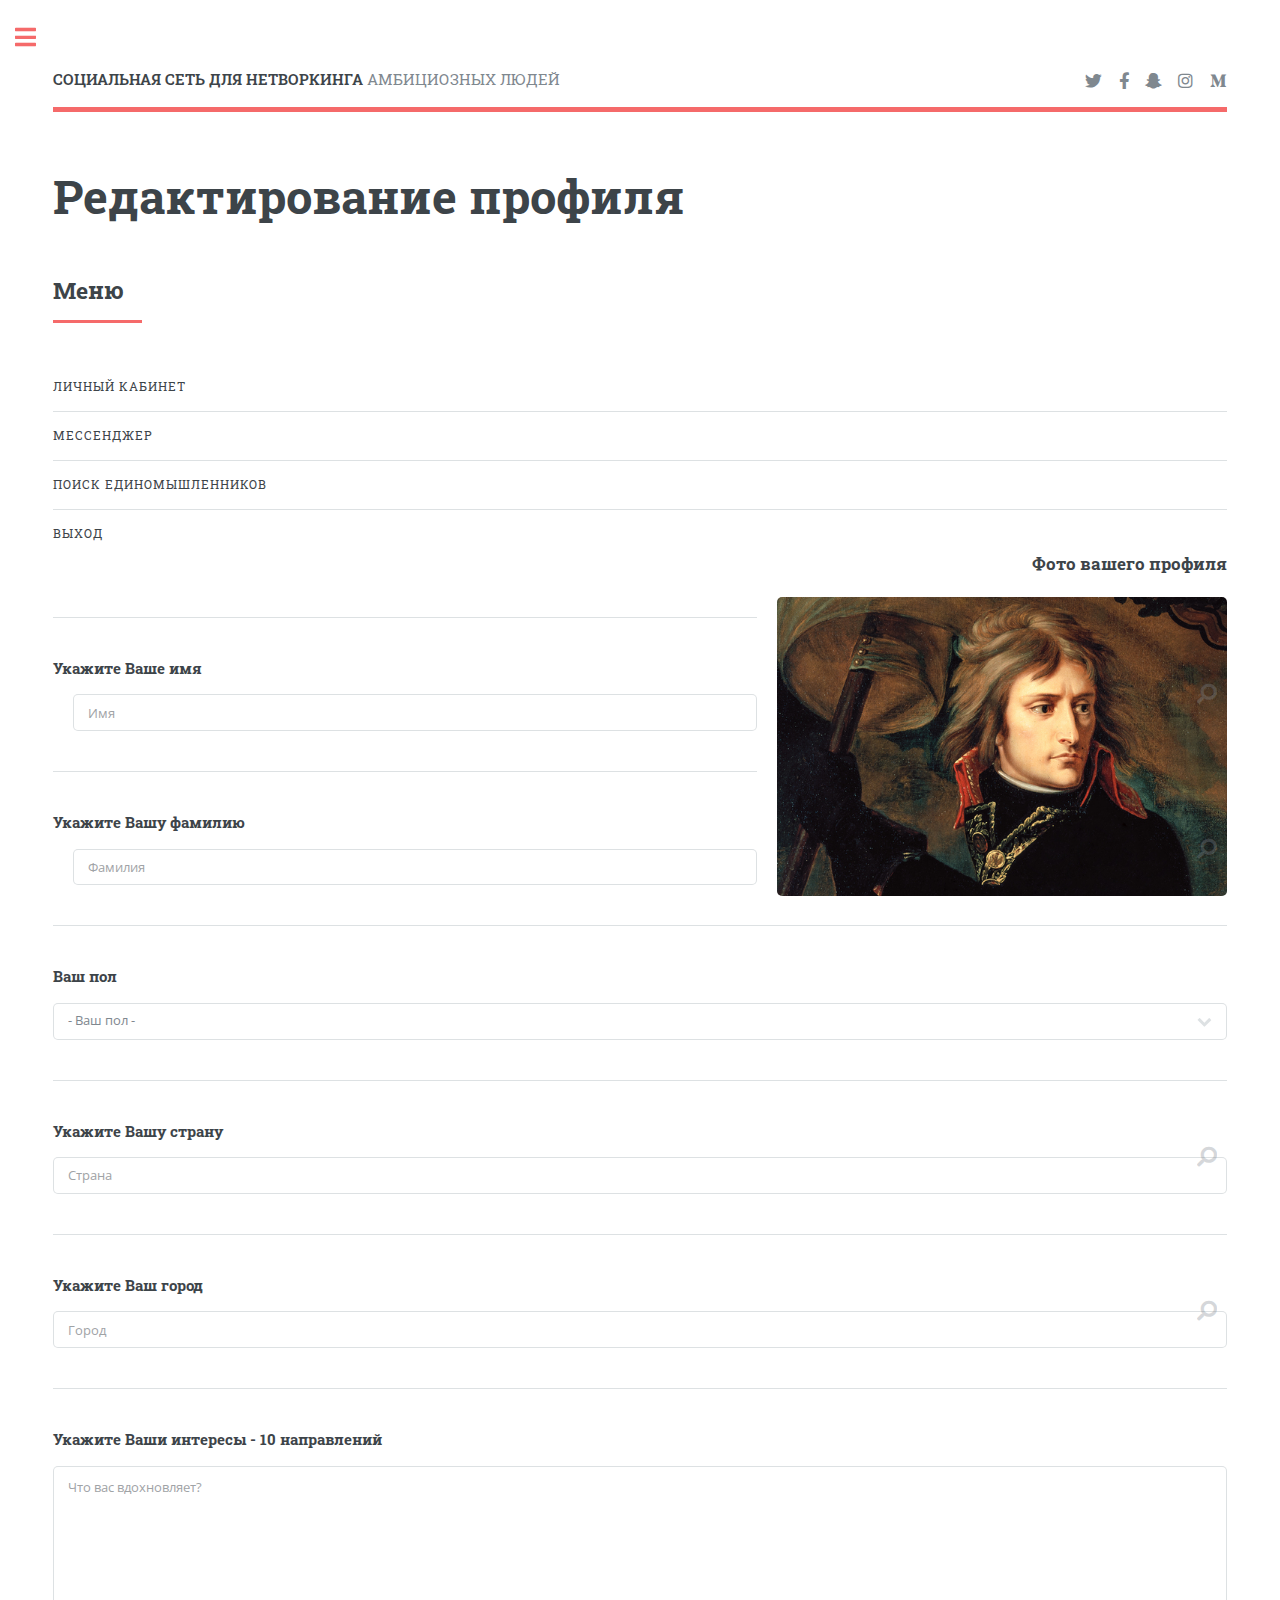
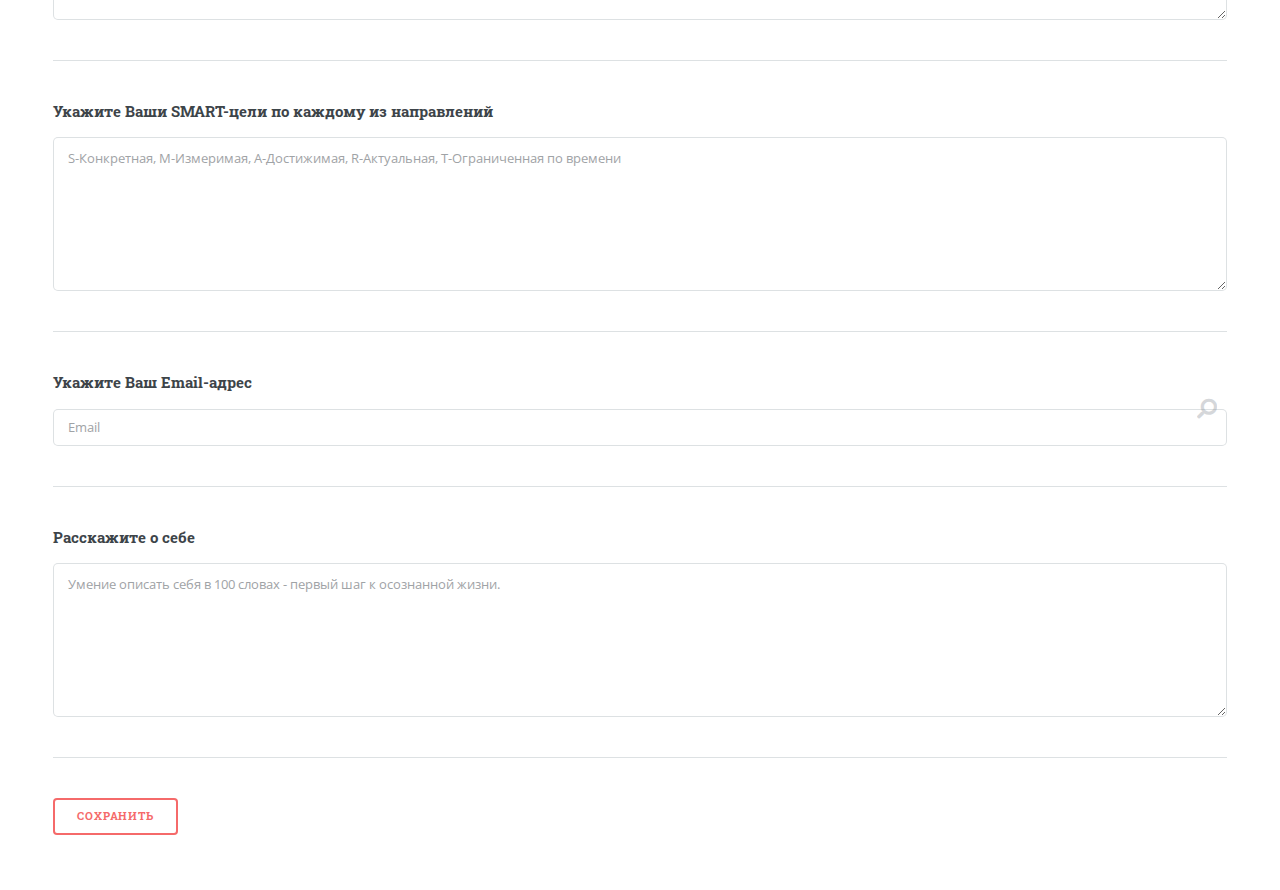
<file: Edit/Edit-pro.html>
<!DOCTYPE HTML>
<!--
	Editorial by HTML5 UP
	html5up.net | @ajlkn
	Free for personal and commercial use under the CCA 3.0 license (html5up.net/license)
-->
<html>
	<head>
		<title>Diploma</title>
		<meta charset="utf-8" />
		<meta name="viewport" content="width=device-width, initial-scale=1, user-scalable=no" />
		<link rel="stylesheet" href="assets/css/main.css" />
	</head>
	<body class="is-preload">

		<!-- Wrapper -->
			<div id="wrapper">
					<div id="sidebar">
						<div class="inner">

							<!-- Search -->
								<section id="search" class="alt">
									<form method="post" action="#">
										<input type="text" name="query" id="query" placeholder="Поиск" />
									</form>
								</section>


							<!-- Section -->
								<section>
									<header class="major">
										<h2>Наши статьи</h2>
									</header>
									<div class="mini-posts">
										<article>
											<a href="SMART.html" class="image"><img src="images/5.jpg" alt="" /></a>
											<p>Как сформировать SMART-Цель</p>
										</article>
										<article>
											<a href="ЦЗД.html" class="image"><img src="images/6.jpg" alt="" /></a>
											<p>Система Цели-Задачи-Действия</p>
										</article>
										<article>
											<a href="matrix.html" class="image"><img src="images/88.jpg" alt="" /></a>
											<p>Матрица Эйзенхауэра</p>
										</article>
									</div>
									<ul class="actions">
										<li><a href="SMART.html" class="button">Читать</a></li>
									</ul>
								</section>

							<!-- Section -->
								<section>
									<header class="major">
										<h2>Связаться с нами</h2>
									</header>
									<ul class="contact">
										<li class="icon solid fa-envelope"><a href="#">migourgoals@gmail.com</a></li>
										<li class="icon solid fa-phone">(747) 259 79 62</li>
										<li class="icon solid fa-home">Almaty<br />
										</li>
									</ul>
								</section>

							<!-- Footer -->
								<footer id="footer">
									<p class="copyright">&copy; Connection_in_isolation. All rights reserved. </p>
								</footer>

						</div>
					</div>
				<!-- Main -->
					<div id="main">
						<div class="inner">

							<!-- Header -->
								<header id="header">
									<a href="index.html" class="logo"><strong>СОЦИАЛЬНАЯ СЕТЬ ДЛЯ НЕТВОРКИНГА</strong> АМБИЦИОЗНЫХ ЛЮДЕЙ</a>
									<ul class="icons">
										<li><a href="#" class="icon brands fa-twitter"><span class="label">Twitter</span></a></li>
										<li><a href="#" class="icon brands fa-facebook-f"><span class="label">Facebook</span></a></li>
										<li><a href="#" class="icon brands fa-snapchat-ghost"><span class="label">Snapchat</span></a></li>
										<li><a href="#" class="icon brands fa-instagram"><span class="label">Instagram</span></a></li>
										<li><a href="#" class="icon brands fa-medium-m"><span class="label">Medium</span></a></li>
									</ul>
								</header>

							<!-- Content -->
								<section>
									<header class="main">
										<h1>Редактирование профиля</h1>
									</header>
									
									<!-- Menu -->
								<section id="search" class="alt">
									<nav id="menu">
									<header class="major">
										<h2>Меню</h2>
									</header>
									<ul>
										<li><a href="personal.php">Личный кабинет</a></li>
										<li><a href="../chat/index.php">Мессенджер</a></li>
										<li><a href="Minded.html">Поиск Единомышленников</a></li>
										<li><a href="../Spectral/exit.php">Выход</a></li>
                                    </ul>
									</nav>
									
                                    <h3 align="right">Фото вашего профиля</h3>                                   
                                    <span class="image right"> <img src="images/Napoleon-1.jpg" alt="" > </span> 
                                      

									<hr class="major" />

								    <h4>Укажите Ваше имя</h4>
									<form method="post" action="#">
								    <div class="row gtr-uniform">
									<div class="col-6 col-12-xsmall">
								<input type="text" name="demo-name" id="demo-name" value="" placeholder="Имя" />
				             	</div> </div> </form>

									<hr class="major" />
                                    
                                    	<h4>Укажите Вашу фамилию</h4>
                                    <form method="post" action="#">
														<div class="row gtr-uniform">
															<div class="col-6 col-12-xsmall">
																<input type="text" name="demo-name" id="demo-name" value="" placeholder="Фамилия" />
															</div> </div> </form>
                                    <hr class="major" />
                                                                        <h4>Ваш пол</h4>
                                    <div class="col-12">
																<select name="demo-category" id="demo-category">
																	<option value="">- Ваш пол -</option>
																	<option value="1">Мужской</option>
																	<option value="1">Женский</option>
																	<option value="1">Предпочитаю не отвечать</option>
																</select>
															</div>
                                                                        <hr class="major" />

                                     <h4>Укажите Вашу страну</h4>
									<form method="post" action="#">
								    <div class="row gtr-uniform">
									<div class="col-6 col-12-xsmall">
								<input type="text" name="demo-name" id="demo-name" value="" placeholder="Страна" />
				             	</div> </div> </form>
                                    
                                    <hr class="major" />
                                    
                                     <h4>Укажите Ваш город</h4>
									<form method="post" action="#">
								    <div class="row gtr-uniform">
									<div class="col-6 col-12-xsmall">
								<input type="text" name="demo-name" id="demo-name" value="" placeholder="Город" />
				             	</div> </div> </form>
                                <hr class="major" />
                                    <h4>Укажите Ваши интересы - 10 направлений</h4>
									
                                    <div class="col-12">
								    <textarea name="demo-message" id="demo-message" placeholder="Что вас вдохновляет?" rows="6"></textarea>
				             		</div>
                                    
                                <hr class="major" />
                                     <h4>Укажите Ваши SMART-цели по каждому из направлений</h4>
									
                                    <div class="col-12">
								    <textarea name="demo-message" id="demo-message" placeholder="S-Конкретная, M-Измеримая, A-Достижимая, R-Актуальная, T-Ограниченная по времени" rows="6"></textarea>
				             		</div>
                                    
                                <hr class="major" />
									<h4>Укажите Ваш Email-адрес</h4>
                                   <form method="post" action="#">
														<div class="row gtr-uniform">
															<div class="col-6 col-12-xsmall">
															<input type="email" name="demo-email" id="demo-email" value="" placeholder="Email" />
															</div> </div> </form>
									 
                                    
                                    <hr class="major" />

									<h4>Расскажите о себе</h4>
									<div class="col-12">
								    <textarea name="demo-message" id="demo-message" placeholder="Умение описать себя в 100 словах - первый шаг к осознанной жизни." rows="6"></textarea>
				             		</div>
							    	</section>  
                <hr class="major" />
                <div class="col-6 col-12-small">
															<ul class="actions stacked">
																<li><a href="Личный-кабинет.html" class="button main">Сохранить</a></li>
															</ul>
														</div>
                      
                

				<!-- Sidebar -->
					

							
						</div>
					</div>

			</div>

		<!-- Scripts -->
			<script src="assets/js/jquery.min.js"></script>
			<script src="assets/js/browser.min.js"></script>
			<script src="assets/js/breakpoints.min.js"></script>
			<script src="assets/js/util.js"></script>
			<script src="assets/js/main.js"></script>

	</body>
</html>
</file>
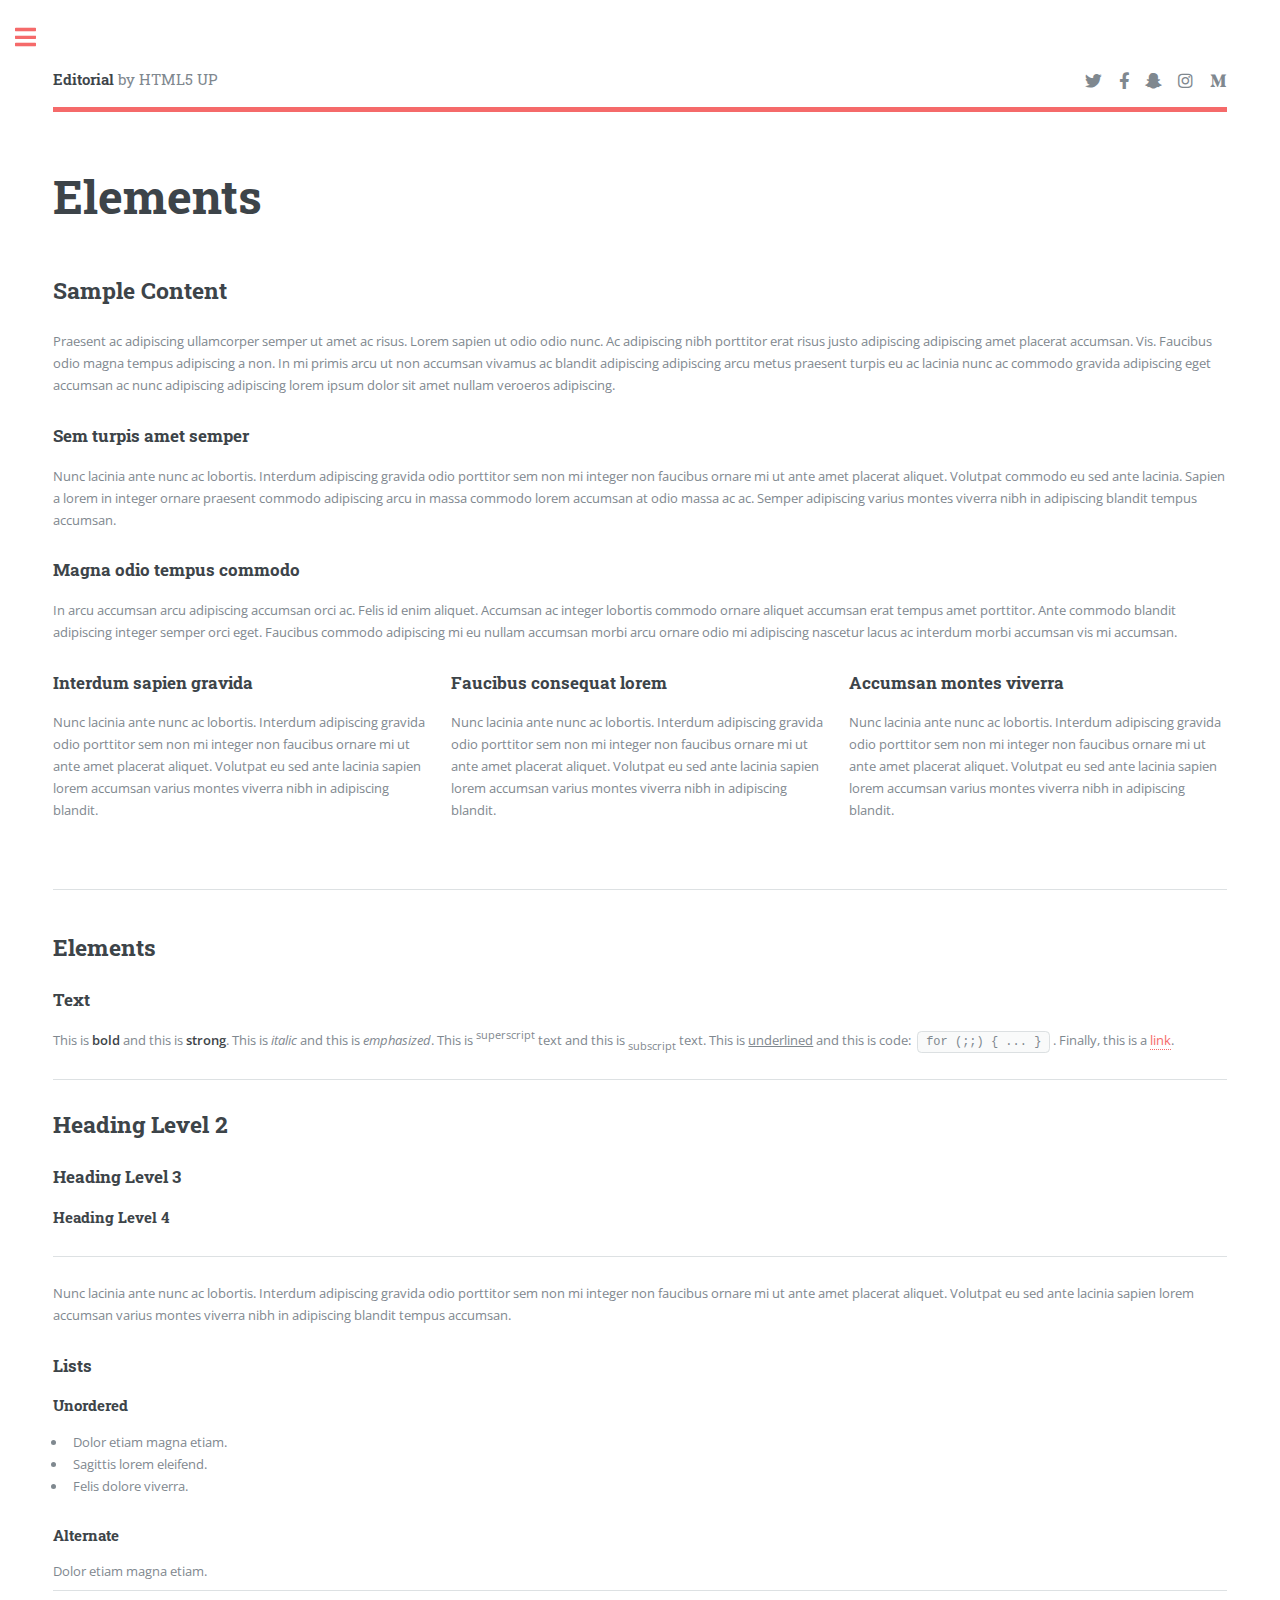
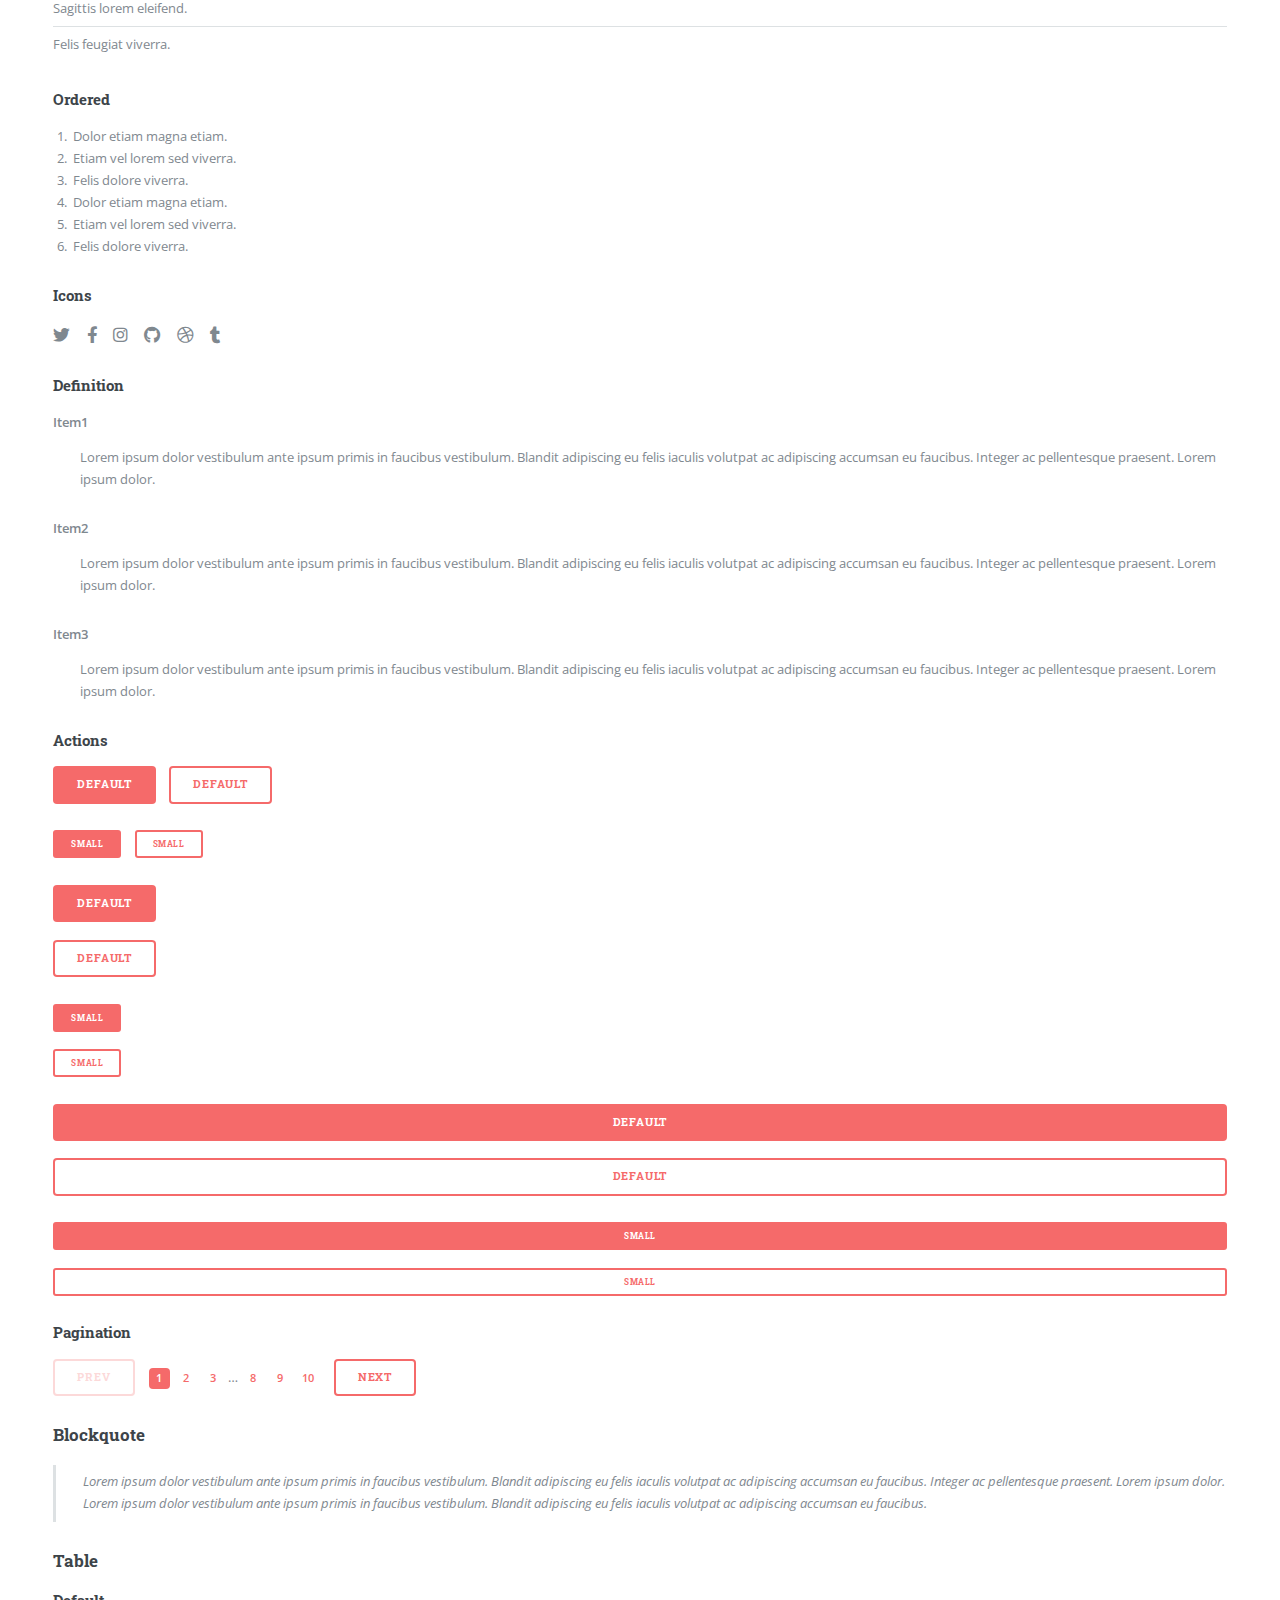
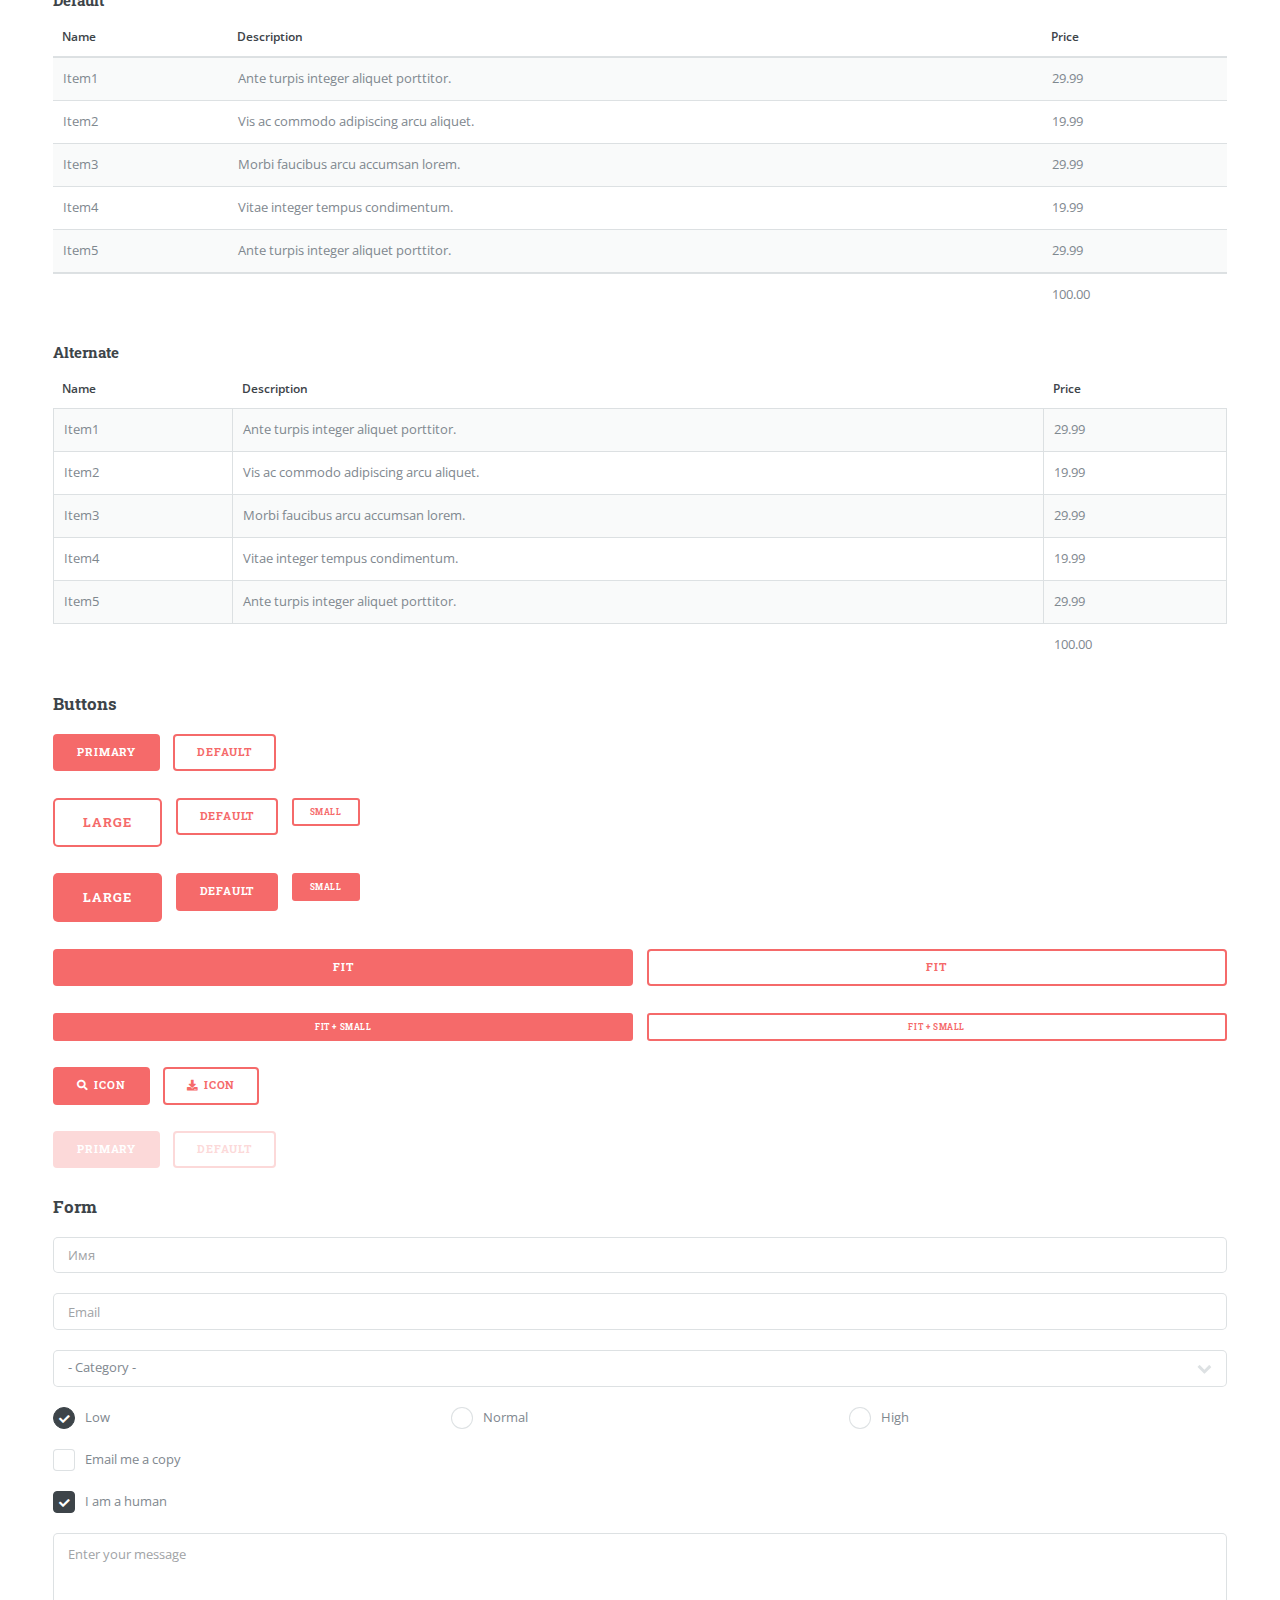
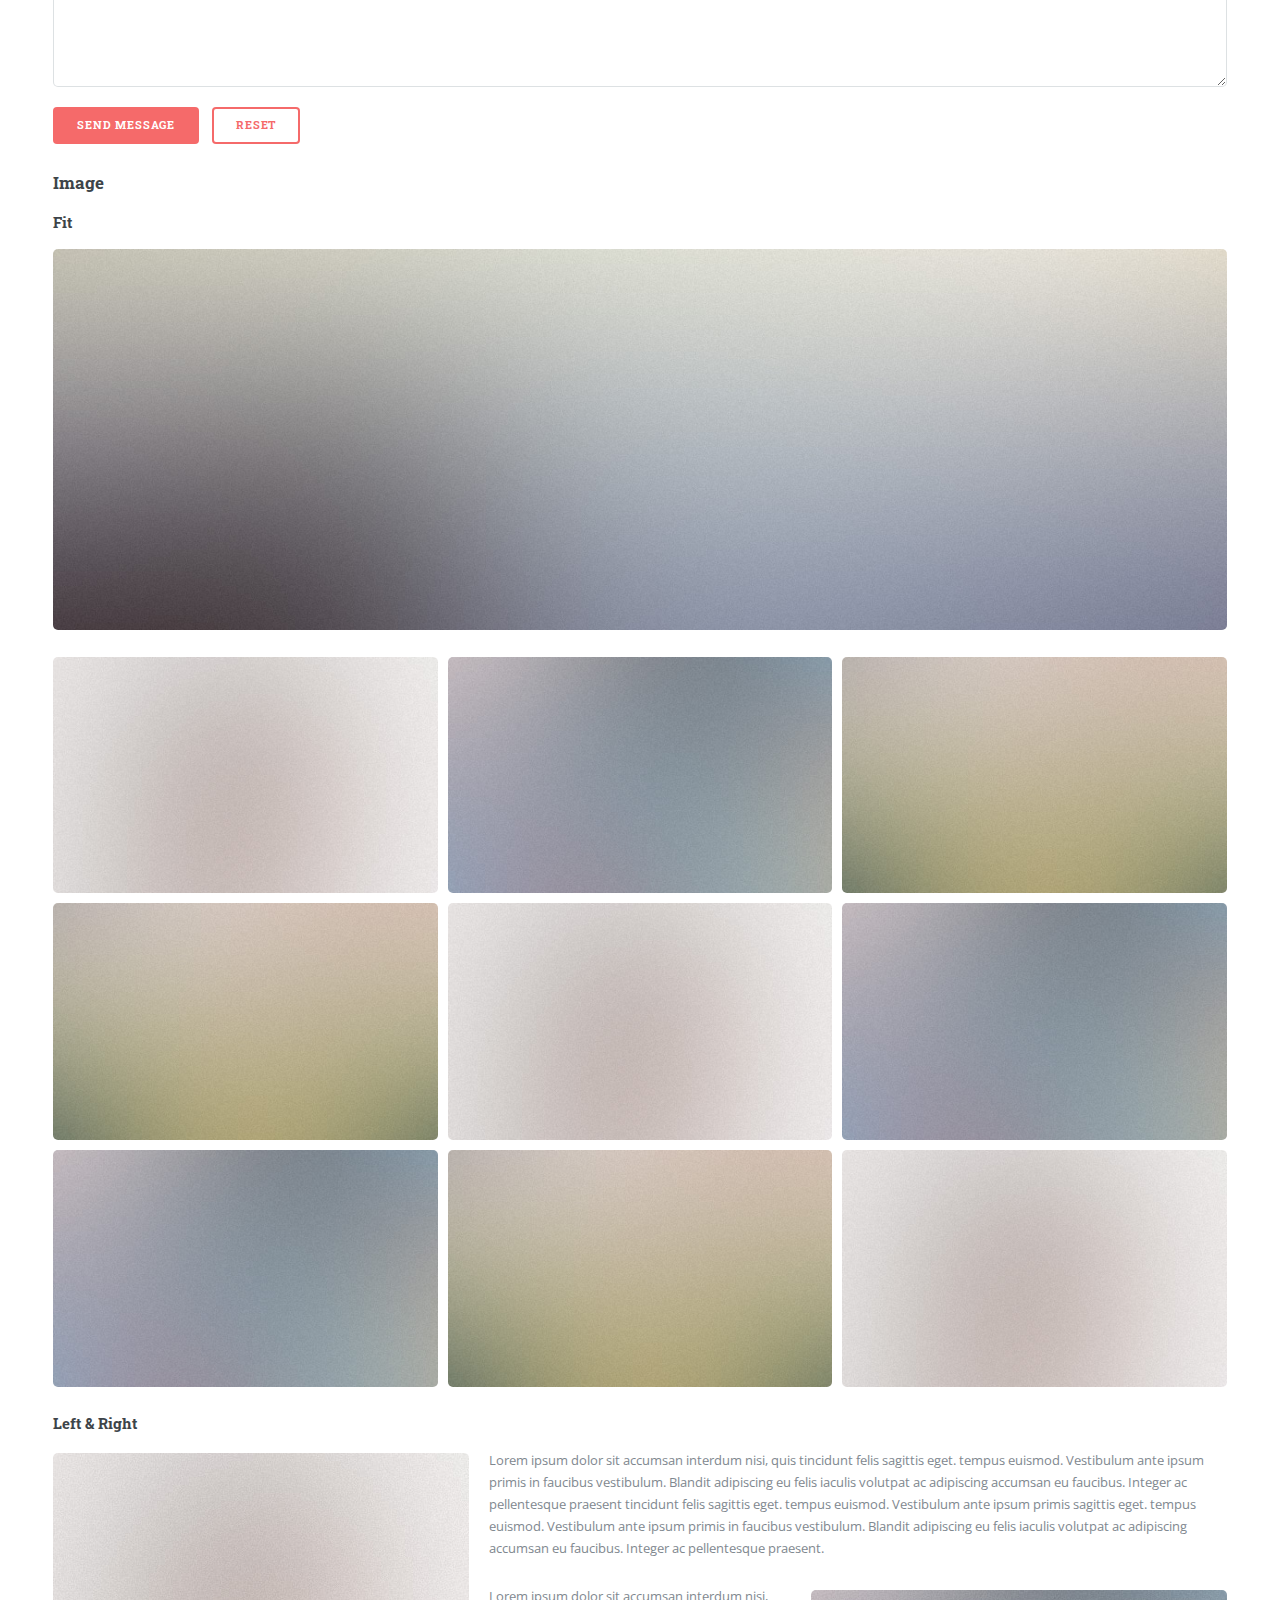
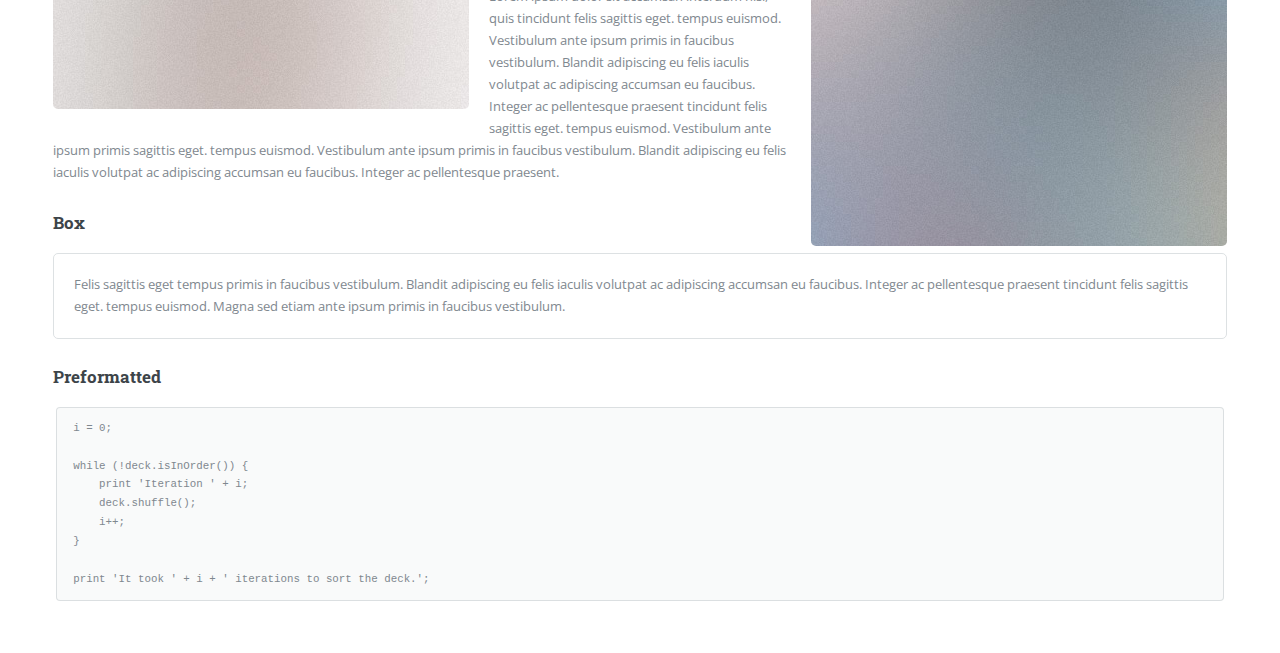
<file: Edit/elements.html>
<!DOCTYPE HTML>
<!--
	Editorial by HTML5 UP
	html5up.net | @ajlkn
	Free for personal and commercial use under the CCA 3.0 license (html5up.net/license)
-->
<html>
	<head>
		<title>Elements - Editorial by HTML5 UP</title>
		<meta charset="utf-8" />
		<meta name="viewport" content="width=device-width, initial-scale=1, user-scalable=no" />
		<link rel="stylesheet" href="assets/css/main.css" />
	</head>
	<body class="is-preload">

		<!-- Wrapper -->
			<div id="wrapper">

				<!-- Main -->
					<div id="main">
						<div class="inner">

							<!-- Header -->
								<header id="header">
									<a href="index.html" class="logo"><strong>Editorial</strong> by HTML5 UP</a>
									<ul class="icons">
										<li><a href="#" class="icon brands fa-twitter"><span class="label">Twitter</span></a></li>
										<li><a href="#" class="icon brands fa-facebook-f"><span class="label">Facebook</span></a></li>
										<li><a href="#" class="icon brands fa-snapchat-ghost"><span class="label">Snapchat</span></a></li>
										<li><a href="#" class="icon brands fa-instagram"><span class="label">Instagram</span></a></li>
										<li><a href="#" class="icon brands fa-medium-m"><span class="label">Medium</span></a></li>
									</ul>
								</header>

							<!-- Content -->
								<section>
									<header class="main">
										<h1>Elements</h1>
									</header>

									<!-- Content -->
										<h2 id="content">Sample Content</h2>
										<p>Praesent ac adipiscing ullamcorper semper ut amet ac risus. Lorem sapien ut odio odio nunc. Ac adipiscing nibh porttitor erat risus justo adipiscing adipiscing amet placerat accumsan. Vis. Faucibus odio magna tempus adipiscing a non. In mi primis arcu ut non accumsan vivamus ac blandit adipiscing adipiscing arcu metus praesent turpis eu ac lacinia nunc ac commodo gravida adipiscing eget accumsan ac nunc adipiscing adipiscing lorem ipsum dolor sit amet nullam veroeros adipiscing.</p>
										<div class="row">
											<div class="col-6 col-12-small">
												<h3>Sem turpis amet semper</h3>
												<p>Nunc lacinia ante nunc ac lobortis. Interdum adipiscing gravida odio porttitor sem non mi integer non faucibus ornare mi ut ante amet placerat aliquet. Volutpat commodo eu sed ante lacinia. Sapien a lorem in integer ornare praesent commodo adipiscing arcu in massa commodo lorem accumsan at odio massa ac ac. Semper adipiscing varius montes viverra nibh in adipiscing blandit tempus accumsan.</p>
											</div>
											<div class="col-6 col-12-small">
												<h3>Magna odio tempus commodo</h3>
												<p>In arcu accumsan arcu adipiscing accumsan orci ac. Felis id enim aliquet. Accumsan ac integer lobortis commodo ornare aliquet accumsan erat tempus amet porttitor. Ante commodo blandit adipiscing integer semper orci eget. Faucibus commodo adipiscing mi eu nullam accumsan morbi arcu ornare odio mi adipiscing nascetur lacus ac interdum morbi accumsan vis mi accumsan.</p>
											</div>
											<!-- Break -->
											<div class="col-4 col-12-medium">
												<h3>Interdum sapien gravida</h3>
												<p>Nunc lacinia ante nunc ac lobortis. Interdum adipiscing gravida odio porttitor sem non mi integer non faucibus ornare mi ut ante amet placerat aliquet. Volutpat eu sed ante lacinia sapien lorem accumsan varius montes viverra nibh in adipiscing blandit.</p>
											</div>
											<div class="col-4 col-12-medium">
												<h3>Faucibus consequat lorem</h3>
												<p>Nunc lacinia ante nunc ac lobortis. Interdum adipiscing gravida odio porttitor sem non mi integer non faucibus ornare mi ut ante amet placerat aliquet. Volutpat eu sed ante lacinia sapien lorem accumsan varius montes viverra nibh in adipiscing blandit.</p>
											</div>
											<div class="col-4 col-12-medium">
												<h3>Accumsan montes viverra</h3>
												<p>Nunc lacinia ante nunc ac lobortis. Interdum adipiscing gravida odio porttitor sem non mi integer non faucibus ornare mi ut ante amet placerat aliquet. Volutpat eu sed ante lacinia sapien lorem accumsan varius montes viverra nibh in adipiscing blandit.</p>
											</div>
										</div>

									<hr class="major" />

									<!-- Elements -->
										<h2 id="elements">Elements</h2>
										<div class="row gtr-200">
											<div class="col-6 col-12-medium">

												<!-- Text stuff -->
													<h3>Text</h3>
													<p>This is <b>bold</b> and this is <strong>strong</strong>. This is <i>italic</i> and this is <em>emphasized</em>.
													This is <sup>superscript</sup> text and this is <sub>subscript</sub> text.
													This is <u>underlined</u> and this is code: <code>for (;;) { ... }</code>.
													Finally, this is a <a href="#">link</a>.</p>
													<hr />
													<h2>Heading Level 2</h2>
													<h3>Heading Level 3</h3>
													<h4>Heading Level 4</h4>
													<hr />
													<p>Nunc lacinia ante nunc ac lobortis. Interdum adipiscing gravida odio porttitor sem non mi integer non faucibus ornare mi ut ante amet placerat aliquet. Volutpat eu sed ante lacinia sapien lorem accumsan varius montes viverra nibh in adipiscing blandit tempus accumsan.</p>

												<!-- Lists -->
													<h3>Lists</h3>
													<div class="row">
														<div class="col-6 col-12-small">

															<h4>Unordered</h4>
															<ul>
																<li>Dolor etiam magna etiam.</li>
																<li>Sagittis lorem eleifend.</li>
																<li>Felis dolore viverra.</li>
															</ul>

															<h4>Alternate</h4>
															<ul class="alt">
																<li>Dolor etiam magna etiam.</li>
																<li>Sagittis lorem eleifend.</li>
																<li>Felis feugiat viverra.</li>
															</ul>

														</div>
														<div class="col-6 col-12-small">

															<h4>Ordered</h4>
															<ol>
																<li>Dolor etiam magna etiam.</li>
																<li>Etiam vel lorem sed viverra.</li>
																<li>Felis dolore viverra.</li>
																<li>Dolor etiam magna etiam.</li>
																<li>Etiam vel lorem sed viverra.</li>
																<li>Felis dolore viverra.</li>
															</ol>

															<h4>Icons</h4>
															<ul class="icons">
																<li><a href="#" class="icon brands fa-twitter"><span class="label">Twitter</span></a></li>
																<li><a href="#" class="icon brands fa-facebook-f"><span class="label">Facebook</span></a></li>
																<li><a href="#" class="icon brands fa-instagram"><span class="label">Instagram</span></a></li>
																<li><a href="#" class="icon brands fa-github"><span class="label">Github</span></a></li>
																<li><a href="#" class="icon brands fa-dribbble"><span class="label">Dribbble</span></a></li>
																<li><a href="#" class="icon brands fa-tumblr"><span class="label">Tumblr</span></a></li>
															</ul>

														</div>
													</div>
													<h4>Definition</h4>
													<dl>
														<dt>Item1</dt>
														<dd>
															<p>Lorem ipsum dolor vestibulum ante ipsum primis in faucibus vestibulum. Blandit adipiscing eu felis iaculis volutpat ac adipiscing accumsan eu faucibus. Integer ac pellentesque praesent. Lorem ipsum dolor.</p>
														</dd>
														<dt>Item2</dt>
														<dd>
															<p>Lorem ipsum dolor vestibulum ante ipsum primis in faucibus vestibulum. Blandit adipiscing eu felis iaculis volutpat ac adipiscing accumsan eu faucibus. Integer ac pellentesque praesent. Lorem ipsum dolor.</p>
														</dd>
														<dt>Item3</dt>
														<dd>
															<p>Lorem ipsum dolor vestibulum ante ipsum primis in faucibus vestibulum. Blandit adipiscing eu felis iaculis volutpat ac adipiscing accumsan eu faucibus. Integer ac pellentesque praesent. Lorem ipsum dolor.</p>
														</dd>
													</dl>

													<h4>Actions</h4>
													<ul class="actions">
														<li><a href="#" class="button primary">Default</a></li>
														<li><a href="#" class="button">Default</a></li>
													</ul>
													<ul class="actions small">
														<li><a href="#" class="button primary small">Small</a></li>
														<li><a href="#" class="button small">Small</a></li>
													</ul>
													<div class="row">
														<div class="col-6 col-12-small">
															<ul class="actions stacked">
																<li><a href="#" class="button primary">Default</a></li>
																<li><a href="#" class="button">Default</a></li>
															</ul>
														</div>
														<div class="col-6 col-12-small">
															<ul class="actions stacked">
																<li><a href="#" class="button primary small">Small</a></li>
																<li><a href="#" class="button small">Small</a></li>
															</ul>
														</div>
														<div class="col-6 col-12-small">
															<ul class="actions stacked">
																<li><a href="#" class="button primary fit">Default</a></li>
																<li><a href="#" class="button fit">Default</a></li>
															</ul>
														</div>
														<div class="col-6 col-12-small">
															<ul class="actions stacked">
																<li><a href="#" class="button primary small fit">Small</a></li>
																<li><a href="#" class="button small fit">Small</a></li>
															</ul>
														</div>
													</div>

													<h4>Pagination</h4>
													<ul class="pagination">
														<li><span class="button disabled">Prev</span></li>
														<li><a href="#" class="page active">1</a></li>
														<li><a href="#" class="page">2</a></li>
														<li><a href="#" class="page">3</a></li>
														<li><span>&hellip;</span></li>
														<li><a href="#" class="page">8</a></li>
														<li><a href="#" class="page">9</a></li>
														<li><a href="#" class="page">10</a></li>
														<li><a href="#" class="button">Next</a></li>
													</ul>

												<!-- Blockquote -->
													<h3>Blockquote</h3>
													<blockquote>Lorem ipsum dolor vestibulum ante ipsum primis in faucibus vestibulum. Blandit adipiscing eu felis iaculis volutpat ac adipiscing accumsan eu faucibus. Integer ac pellentesque praesent. Lorem ipsum dolor. Lorem ipsum dolor vestibulum ante ipsum primis in faucibus vestibulum. Blandit adipiscing eu felis iaculis volutpat ac adipiscing accumsan eu faucibus.</blockquote>

												<!-- Table -->
													<h3>Table</h3>

													<h4>Default</h4>
													<div class="table-wrapper">
														<table>
															<thead>
																<tr>
																	<th>Name</th>
																	<th>Description</th>
																	<th>Price</th>
																</tr>
															</thead>
															<tbody>
																<tr>
																	<td>Item1</td>
																	<td>Ante turpis integer aliquet porttitor.</td>
																	<td>29.99</td>
																</tr>
																<tr>
																	<td>Item2</td>
																	<td>Vis ac commodo adipiscing arcu aliquet.</td>
																	<td>19.99</td>
																</tr>
																<tr>
																	<td>Item3</td>
																	<td> Morbi faucibus arcu accumsan lorem.</td>
																	<td>29.99</td>
																</tr>
																<tr>
																	<td>Item4</td>
																	<td>Vitae integer tempus condimentum.</td>
																	<td>19.99</td>
																</tr>
																<tr>
																	<td>Item5</td>
																	<td>Ante turpis integer aliquet porttitor.</td>
																	<td>29.99</td>
																</tr>
															</tbody>
															<tfoot>
																<tr>
																	<td colspan="2"></td>
																	<td>100.00</td>
																</tr>
															</tfoot>
														</table>
													</div>

													<h4>Alternate</h4>
													<div class="table-wrapper">
														<table class="alt">
															<thead>
																<tr>
																	<th>Name</th>
																	<th>Description</th>
																	<th>Price</th>
																</tr>
															</thead>
															<tbody>
																<tr>
																	<td>Item1</td>
																	<td>Ante turpis integer aliquet porttitor.</td>
																	<td>29.99</td>
																</tr>
																<tr>
																	<td>Item2</td>
																	<td>Vis ac commodo adipiscing arcu aliquet.</td>
																	<td>19.99</td>
																</tr>
																<tr>
																	<td>Item3</td>
																	<td> Morbi faucibus arcu accumsan lorem.</td>
																	<td>29.99</td>
																</tr>
																<tr>
																	<td>Item4</td>
																	<td>Vitae integer tempus condimentum.</td>
																	<td>19.99</td>
																</tr>
																<tr>
																	<td>Item5</td>
																	<td>Ante turpis integer aliquet porttitor.</td>
																	<td>29.99</td>
																</tr>
															</tbody>
															<tfoot>
																<tr>
																	<td colspan="2"></td>
																	<td>100.00</td>
																</tr>
															</tfoot>
														</table>
													</div>

											</div>
											<div class="col-6 col-12-medium">

												<!-- Buttons -->
													<h3>Buttons</h3>
													<ul class="actions">
														<li><a href="#" class="button primary">Primary</a></li>
														<li><a href="#" class="button">Default</a></li>
													</ul>
													<ul class="actions">
														<li><a href="#" class="button large">Large</a></li>
														<li><a href="#" class="button">Default</a></li>
														<li><a href="#" class="button small">Small</a></li>
													</ul>
													<ul class="actions">
														<li><a href="#" class="button primary large">Large</a></li>
														<li><a href="#" class="button primary">Default</a></li>
														<li><a href="#" class="button primary small">Small</a></li>
													</ul>
													<ul class="actions fit">
														<li><a href="#" class="button primary fit">Fit</a></li>
														<li><a href="#" class="button fit">Fit</a></li>
													</ul>
													<ul class="actions fit small">
														<li><a href="#" class="button primary fit small">Fit + Small</a></li>
														<li><a href="#" class="button fit small">Fit + Small</a></li>
													</ul>
													<ul class="actions">
														<li><a href="#" class="button primary icon solid fa-search">Icon</a></li>
														<li><a href="#" class="button icon solid fa-download">Icon</a></li>
													</ul>
													<ul class="actions">
														<li><span class="button primary disabled">Primary</span></li>
														<li><span class="button disabled">Default</span></li>
													</ul>

												<!-- Form -->
													<h3>Form</h3>

													<form method="post" action="#">
														<div class="row gtr-uniform">
															<div class="col-6 col-12-xsmall">
																<input type="text" name="demo-name" id="demo-name" value="" placeholder="Имя" />
															</div>
															<div class="col-6 col-12-xsmall">
																<input type="email" name="demo-email" id="demo-email" value="" placeholder="Email" />
															</div>
															<!-- Break -->
															<div class="col-12">
																<select name="demo-category" id="demo-category">
																	<option value="">- Category -</option>
																	<option value="1">Manufacturing</option>
																	<option value="1">Shipping</option>
																	<option value="1">Administration</option>
																	<option value="1">Human Resources</option>
																</select>
															</div>
															<!-- Break -->
															<div class="col-4 col-12-small">
																<input type="radio" id="demo-priority-low" name="demo-priority" checked>
																<label for="demo-priority-low">Low</label>
															</div>
															<div class="col-4 col-12-small">
																<input type="radio" id="demo-priority-normal" name="demo-priority">
																<label for="demo-priority-normal">Normal</label>
															</div>
															<div class="col-4 col-12-small">
																<input type="radio" id="demo-priority-high" name="demo-priority">
																<label for="demo-priority-high">High</label>
															</div>
															<!-- Break -->
															<div class="col-6 col-12-small">
																<input type="checkbox" id="demo-copy" name="demo-copy">
																<label for="demo-copy">Email me a copy</label>
															</div>
															<div class="col-6 col-12-small">
																<input type="checkbox" id="demo-human" name="demo-human" checked>
																<label for="demo-human">I am a human</label>
															</div>
															<!-- Break -->
															<div class="col-12">
																<textarea name="demo-message" id="demo-message" placeholder="Enter your message" rows="6"></textarea>
															</div>
															<!-- Break -->
															<div class="col-12">
																<ul class="actions">
																	<li><input type="submit" value="Send Message" class="primary" /></li>
																	<li><input type="reset" value="Reset" /></li>
																</ul>
															</div>
														</div>
													</form>

												<!-- Image -->
													<h3>Image</h3>

													<h4>Fit</h4>
													<span class="image fit"><img src="images/pic11.jpg" alt="" /></span>
													<div class="box alt">
														<div class="row gtr-50 gtr-uniform">
															<div class="col-4"><span class="image fit"><img src="images/pic01.jpg" alt="" /></span></div>
															<div class="col-4"><span class="image fit"><img src="images/pic02.jpg" alt="" /></span></div>
															<div class="col-4"><span class="image fit"><img src="images/pic03.jpg" alt="" /></span></div>
															<!-- Break -->
															<div class="col-4"><span class="image fit"><img src="images/pic03.jpg" alt="" /></span></div>
															<div class="col-4"><span class="image fit"><img src="images/pic01.jpg" alt="" /></span></div>
															<div class="col-4"><span class="image fit"><img src="images/pic02.jpg" alt="" /></span></div>
															<!-- Break -->
															<div class="col-4"><span class="image fit"><img src="images/pic02.jpg" alt="" /></span></div>
															<div class="col-4"><span class="image fit"><img src="images/pic03.jpg" alt="" /></span></div>
															<div class="col-4"><span class="image fit"><img src="images/pic01.jpg" alt="" /></span></div>
														</div>
													</div>

													<h4>Left &amp; Right</h4>
													<p><span class="image left"><img src="images/pic01.jpg" alt="" /></span>Lorem ipsum dolor sit accumsan interdum nisi, quis tincidunt felis sagittis eget. tempus euismod. Vestibulum ante ipsum primis in faucibus vestibulum. Blandit adipiscing eu felis iaculis volutpat ac adipiscing accumsan eu faucibus. Integer ac pellentesque praesent tincidunt felis sagittis eget. tempus euismod. Vestibulum ante ipsum primis sagittis eget. tempus euismod. Vestibulum ante ipsum primis in faucibus vestibulum. Blandit adipiscing eu felis iaculis volutpat ac adipiscing accumsan eu faucibus. Integer ac pellentesque praesent.</p>
													<p><span class="image right"><img src="images/pic02.jpg" alt="" /></span>Lorem ipsum dolor sit accumsan interdum nisi, quis tincidunt felis sagittis eget. tempus euismod. Vestibulum ante ipsum primis in faucibus vestibulum. Blandit adipiscing eu felis iaculis volutpat ac adipiscing accumsan eu faucibus. Integer ac pellentesque praesent tincidunt felis sagittis eget. tempus euismod. Vestibulum ante ipsum primis sagittis eget. tempus euismod. Vestibulum ante ipsum primis in faucibus vestibulum. Blandit adipiscing eu felis iaculis volutpat ac adipiscing accumsan eu faucibus. Integer ac pellentesque praesent.</p>

												<!-- Box -->
													<h3>Box</h3>
													<div class="box">
														<p>Felis sagittis eget tempus primis in faucibus vestibulum. Blandit adipiscing eu felis iaculis volutpat ac adipiscing accumsan eu faucibus. Integer ac pellentesque praesent tincidunt felis sagittis eget. tempus euismod. Magna sed etiam ante ipsum primis in faucibus vestibulum.</p>
													</div>

												<!-- Preformatted Code -->
													<h3>Preformatted</h3>
													<pre><code>i = 0;

while (!deck.isInOrder()) {
    print 'Iteration ' + i;
    deck.shuffle();
    i++;
}

print 'It took ' + i + ' iterations to sort the deck.';
</code></pre>

											</div>
										</div>

								</section>

						</div>
					</div>

				<!-- Sidebar -->
					<div id="sidebar">
						<div class="inner">

							<!-- Search -->
								<section id="search" class="alt">
									<form method="post" action="#">
										<input type="text" name="query" id="query" placeholder="Search" />
									</form>
								</section>

							<!-- Menu -->
								<nav id="menu">
									<header class="major">
										<h2>Menu</h2>
									</header>
									<ul>
										<li><a href="index.html">Homepage</a></li>
										<li><a href="generic.html">Generic</a></li>
										<li><a href="elements.html">Elements</a></li>
										<li>
											<span class="opener">Submenu</span>
											<ul>
												<li><a href="#">Lorem Dolor</a></li>
												<li><a href="#">Ipsum Adipiscing</a></li>
												<li><a href="#">Tempus Magna</a></li>
												<li><a href="#">Feugiat Veroeros</a></li>
											</ul>
										</li>
										<li><a href="#">Etiam Dolore</a></li>
										<li><a href="#">Adipiscing</a></li>
										<li>
											<span class="opener">Another Submenu</span>
											<ul>
												<li><a href="#">Lorem Dolor</a></li>
												<li><a href="#">Ipsum Adipiscing</a></li>
												<li><a href="#">Tempus Magna</a></li>
												<li><a href="#">Feugiat Veroeros</a></li>
											</ul>
										</li>
										<li><a href="#">Maximus Erat</a></li>
										<li><a href="#">Sapien Mauris</a></li>
										<li><a href="#">Amet Lacinia</a></li>
									</ul>
								</nav>

							<!-- Section -->
								<section>
									<header class="major">
										<h2>Ante interdum</h2>
									</header>
									<div class="mini-posts">
										<article>
											<a href="#" class="image"><img src="images/pic07.jpg" alt="" /></a>
											<p>Aenean ornare velit lacus, ac varius enim lorem ullamcorper dolore aliquam.</p>
										</article>
										<article>
											<a href="#" class="image"><img src="images/pic08.jpg" alt="" /></a>
											<p>Aenean ornare velit lacus, ac varius enim lorem ullamcorper dolore aliquam.</p>
										</article>
										<article>
											<a href="#" class="image"><img src="images/pic09.jpg" alt="" /></a>
											<p>Aenean ornare velit lacus, ac varius enim lorem ullamcorper dolore aliquam.</p>
										</article>
									</div>
									<ul class="actions">
										<li><a href="#" class="button">More</a></li>
									</ul>
								</section>

							<!-- Section -->
								<section>
									<header class="major">
										<h2>Get in touch</h2>
									</header>
									<p>Sed varius enim lorem ullamcorper dolore aliquam aenean ornare velit lacus, ac varius enim lorem ullamcorper dolore. Proin sed aliquam facilisis ante interdum. Sed nulla amet lorem feugiat tempus aliquam.</p>
									<ul class="contact">
										<li class="icon solid fa-envelope"><a href="#">information@untitled.tld</a></li>
										<li class="icon solid fa-phone">(000) 000-0000</li>
										<li class="icon solid fa-home">1234 Somewhere Road #8254<br />
										Nashville, TN 00000-0000</li>
									</ul>
								</section>

							<!-- Footer -->
								<footer id="footer">
									<p class="copyright">&copy; Untitled. All rights reserved. Demo Images: <a href="https://unsplash.com">Unsplash</a>. Design: <a href="https://html5up.net">HTML5 UP</a>.</p>
								</footer>

						</div>
					</div>

			</div>

		<!-- Scripts -->
			<script src="assets/js/jquery.min.js"></script>
			<script src="assets/js/browser.min.js"></script>
			<script src="assets/js/breakpoints.min.js"></script>
			<script src="assets/js/util.js"></script>
			<script src="assets/js/main.js"></script>

	</body>
</html>
</file>
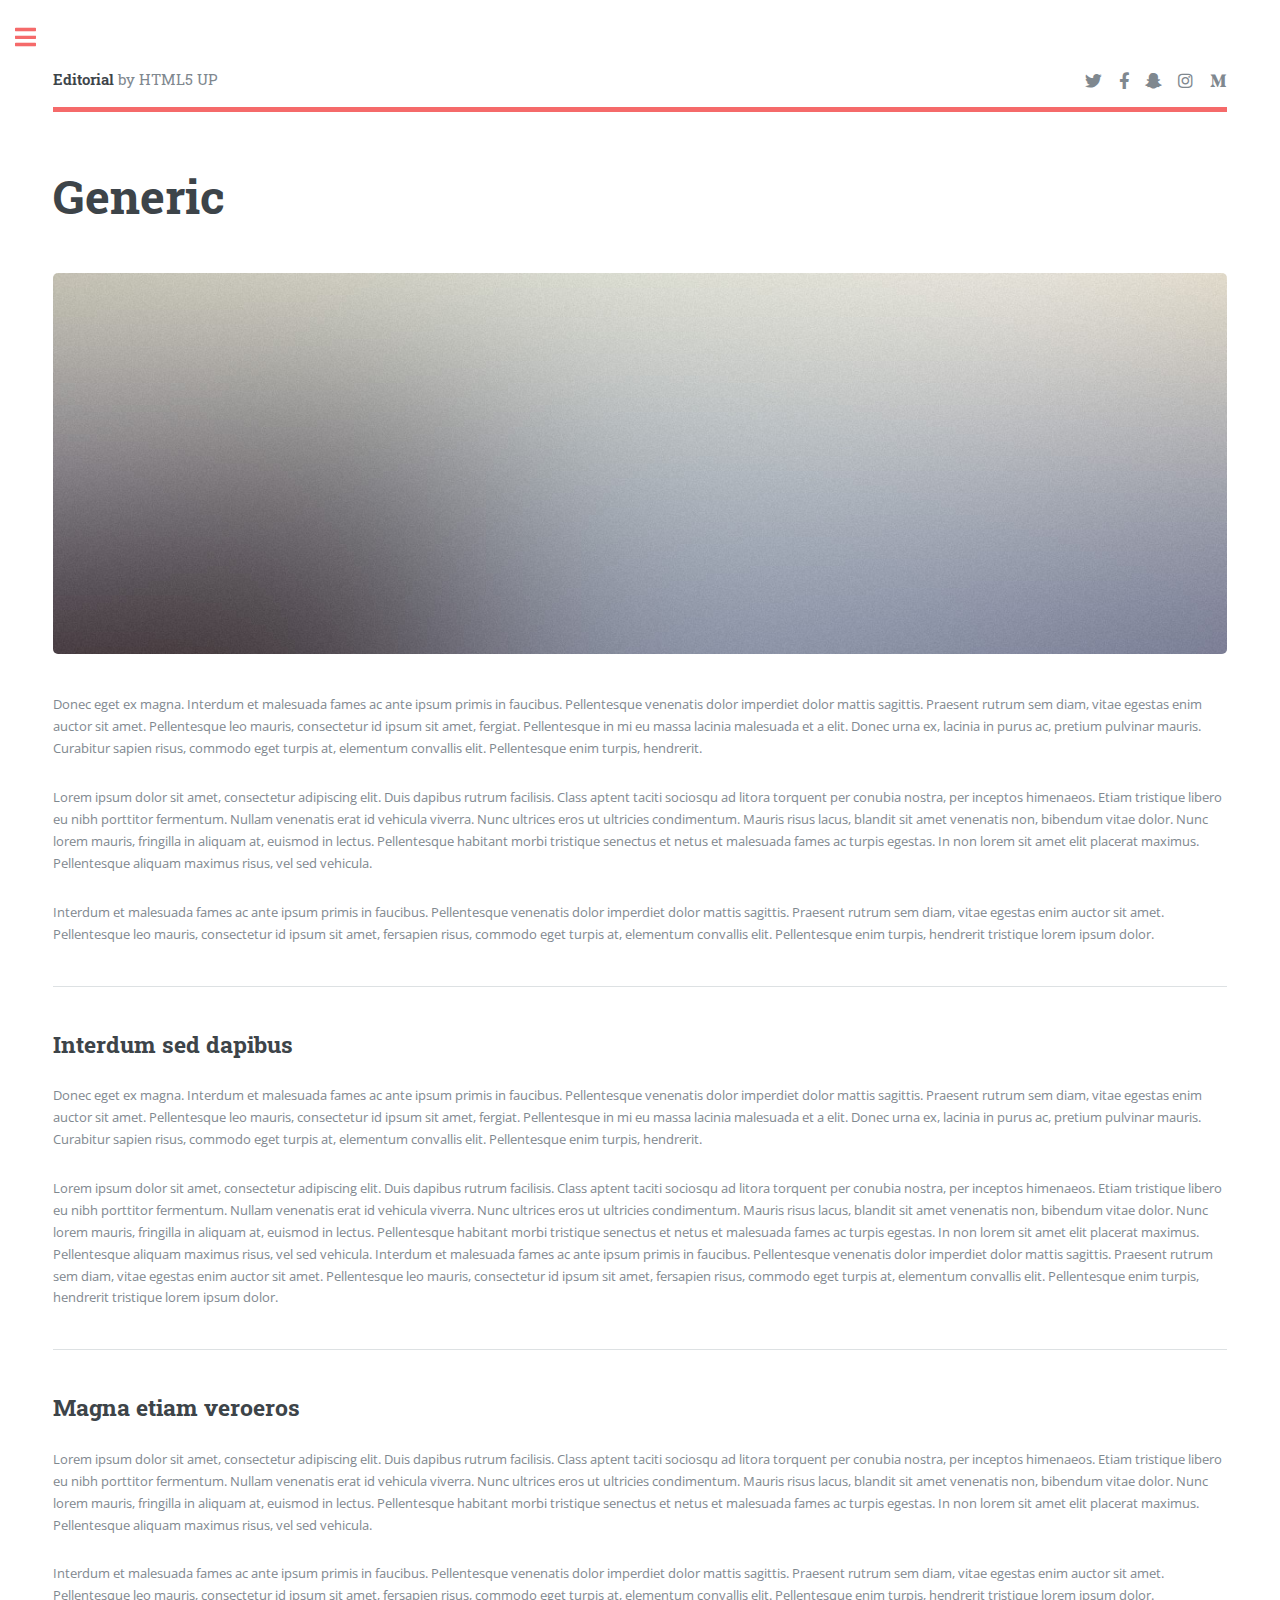
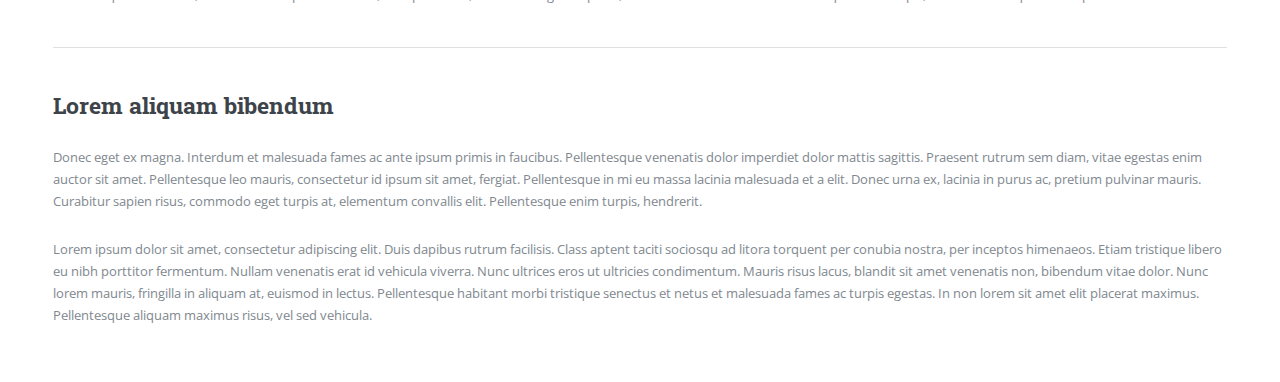
<file: Edit/generic.html>
<!DOCTYPE HTML>
<!--
	Editorial by HTML5 UP
	html5up.net | @ajlkn
	Free for personal and commercial use under the CCA 3.0 license (html5up.net/license)
-->
<html>
	<head>
		<title>Generic - Editorial by HTML5 UP</title>
		<meta charset="utf-8" />
		<meta name="viewport" content="width=device-width, initial-scale=1, user-scalable=no" />
		<link rel="stylesheet" href="assets/css/main.css" />
	</head>
	<body class="is-preload">

		<!-- Wrapper -->
			<div id="wrapper">

				<!-- Main -->
					<div id="main">
						<div class="inner">

							<!-- Header -->
								<header id="header">
									<a href="index.html" class="logo"><strong>Editorial</strong> by HTML5 UP</a>
									<ul class="icons">
										<li><a href="#" class="icon brands fa-twitter"><span class="label">Twitter</span></a></li>
										<li><a href="#" class="icon brands fa-facebook-f"><span class="label">Facebook</span></a></li>
										<li><a href="#" class="icon brands fa-snapchat-ghost"><span class="label">Snapchat</span></a></li>
										<li><a href="#" class="icon brands fa-instagram"><span class="label">Instagram</span></a></li>
										<li><a href="#" class="icon brands fa-medium-m"><span class="label">Medium</span></a></li>
									</ul>
								</header>

							<!-- Content -->
								<section>
									<header class="main">
										<h1>Generic</h1>
									</header>

									<span class="image main"><img src="images/pic11.jpg" alt="" /></span>

									<p>Donec eget ex magna. Interdum et malesuada fames ac ante ipsum primis in faucibus. Pellentesque venenatis dolor imperdiet dolor mattis sagittis. Praesent rutrum sem diam, vitae egestas enim auctor sit amet. Pellentesque leo mauris, consectetur id ipsum sit amet, fergiat. Pellentesque in mi eu massa lacinia malesuada et a elit. Donec urna ex, lacinia in purus ac, pretium pulvinar mauris. Curabitur sapien risus, commodo eget turpis at, elementum convallis elit. Pellentesque enim turpis, hendrerit.</p>
									<p>Lorem ipsum dolor sit amet, consectetur adipiscing elit. Duis dapibus rutrum facilisis. Class aptent taciti sociosqu ad litora torquent per conubia nostra, per inceptos himenaeos. Etiam tristique libero eu nibh porttitor fermentum. Nullam venenatis erat id vehicula viverra. Nunc ultrices eros ut ultricies condimentum. Mauris risus lacus, blandit sit amet venenatis non, bibendum vitae dolor. Nunc lorem mauris, fringilla in aliquam at, euismod in lectus. Pellentesque habitant morbi tristique senectus et netus et malesuada fames ac turpis egestas. In non lorem sit amet elit placerat maximus. Pellentesque aliquam maximus risus, vel sed vehicula.</p>
									<p>Interdum et malesuada fames ac ante ipsum primis in faucibus. Pellentesque venenatis dolor imperdiet dolor mattis sagittis. Praesent rutrum sem diam, vitae egestas enim auctor sit amet. Pellentesque leo mauris, consectetur id ipsum sit amet, fersapien risus, commodo eget turpis at, elementum convallis elit. Pellentesque enim turpis, hendrerit tristique lorem ipsum dolor.</p>

									<hr class="major" />

									<h2>Interdum sed dapibus</h2>
									<p>Donec eget ex magna. Interdum et malesuada fames ac ante ipsum primis in faucibus. Pellentesque venenatis dolor imperdiet dolor mattis sagittis. Praesent rutrum sem diam, vitae egestas enim auctor sit amet. Pellentesque leo mauris, consectetur id ipsum sit amet, fergiat. Pellentesque in mi eu massa lacinia malesuada et a elit. Donec urna ex, lacinia in purus ac, pretium pulvinar mauris. Curabitur sapien risus, commodo eget turpis at, elementum convallis elit. Pellentesque enim turpis, hendrerit.</p>
									<p>Lorem ipsum dolor sit amet, consectetur adipiscing elit. Duis dapibus rutrum facilisis. Class aptent taciti sociosqu ad litora torquent per conubia nostra, per inceptos himenaeos. Etiam tristique libero eu nibh porttitor fermentum. Nullam venenatis erat id vehicula viverra. Nunc ultrices eros ut ultricies condimentum. Mauris risus lacus, blandit sit amet venenatis non, bibendum vitae dolor. Nunc lorem mauris, fringilla in aliquam at, euismod in lectus. Pellentesque habitant morbi tristique senectus et netus et malesuada fames ac turpis egestas. In non lorem sit amet elit placerat maximus. Pellentesque aliquam maximus risus, vel sed vehicula. Interdum et malesuada fames ac ante ipsum primis in faucibus. Pellentesque venenatis dolor imperdiet dolor mattis sagittis. Praesent rutrum sem diam, vitae egestas enim auctor sit amet. Pellentesque leo mauris, consectetur id ipsum sit amet, fersapien risus, commodo eget turpis at, elementum convallis elit. Pellentesque enim turpis, hendrerit tristique lorem ipsum dolor.</p>

									<hr class="major" />

									<h2>Magna etiam veroeros</h2>
									<p>Lorem ipsum dolor sit amet, consectetur adipiscing elit. Duis dapibus rutrum facilisis. Class aptent taciti sociosqu ad litora torquent per conubia nostra, per inceptos himenaeos. Etiam tristique libero eu nibh porttitor fermentum. Nullam venenatis erat id vehicula viverra. Nunc ultrices eros ut ultricies condimentum. Mauris risus lacus, blandit sit amet venenatis non, bibendum vitae dolor. Nunc lorem mauris, fringilla in aliquam at, euismod in lectus. Pellentesque habitant morbi tristique senectus et netus et malesuada fames ac turpis egestas. In non lorem sit amet elit placerat maximus. Pellentesque aliquam maximus risus, vel sed vehicula.</p>
									<p>Interdum et malesuada fames ac ante ipsum primis in faucibus. Pellentesque venenatis dolor imperdiet dolor mattis sagittis. Praesent rutrum sem diam, vitae egestas enim auctor sit amet. Pellentesque leo mauris, consectetur id ipsum sit amet, fersapien risus, commodo eget turpis at, elementum convallis elit. Pellentesque enim turpis, hendrerit tristique lorem ipsum dolor.</p>

									<hr class="major" />

									<h2>Lorem aliquam bibendum</h2>
									<p>Donec eget ex magna. Interdum et malesuada fames ac ante ipsum primis in faucibus. Pellentesque venenatis dolor imperdiet dolor mattis sagittis. Praesent rutrum sem diam, vitae egestas enim auctor sit amet. Pellentesque leo mauris, consectetur id ipsum sit amet, fergiat. Pellentesque in mi eu massa lacinia malesuada et a elit. Donec urna ex, lacinia in purus ac, pretium pulvinar mauris. Curabitur sapien risus, commodo eget turpis at, elementum convallis elit. Pellentesque enim turpis, hendrerit.</p>
									<p>Lorem ipsum dolor sit amet, consectetur adipiscing elit. Duis dapibus rutrum facilisis. Class aptent taciti sociosqu ad litora torquent per conubia nostra, per inceptos himenaeos. Etiam tristique libero eu nibh porttitor fermentum. Nullam venenatis erat id vehicula viverra. Nunc ultrices eros ut ultricies condimentum. Mauris risus lacus, blandit sit amet venenatis non, bibendum vitae dolor. Nunc lorem mauris, fringilla in aliquam at, euismod in lectus. Pellentesque habitant morbi tristique senectus et netus et malesuada fames ac turpis egestas. In non lorem sit amet elit placerat maximus. Pellentesque aliquam maximus risus, vel sed vehicula.</p>

								</section>

						</div>
					</div>

				<!-- Sidebar -->
					<div id="sidebar">
						<div class="inner">

							<!-- Search -->
								<section id="search" class="alt">
									<form method="post" action="#">
										<input type="text" name="query" id="query" placeholder="Search" />
									</form>
								</section>

							<!-- Menu -->
								<nav id="menu">
									<header class="major">
										<h2>Menu</h2>
									</header>
									<ul>
										<li><a href="index.html">Homepage</a></li>
										<li><a href="generic.html">Generic</a></li>
										<li><a href="elements.html">Elements</a></li>
										<li>
											<span class="opener">Submenu</span>
											<ul>
												<li><a href="#">Lorem Dolor</a></li>
												<li><a href="#">Ipsum Adipiscing</a></li>
												<li><a href="#">Tempus Magna</a></li>
												<li><a href="#">Feugiat Veroeros</a></li>
											</ul>
										</li>
										<li><a href="#">Etiam Dolore</a></li>
										<li><a href="#">Adipiscing</a></li>
										<li>
											<span class="opener">Another Submenu</span>
											<ul>
												<li><a href="#">Lorem Dolor</a></li>
												<li><a href="#">Ipsum Adipiscing</a></li>
												<li><a href="#">Tempus Magna</a></li>
												<li><a href="#">Feugiat Veroeros</a></li>
											</ul>
										</li>
										<li><a href="#">Maximus Erat</a></li>
										<li><a href="#">Sapien Mauris</a></li>
										<li><a href="#">Amet Lacinia</a></li>
									</ul>
								</nav>

							<!-- Section -->
								<section>
									<header class="major">
										<h2>Ante interdum</h2>
									</header>
									<div class="mini-posts">
										<article>
											<a href="#" class="image"><img src="images/pic07.jpg" alt="" /></a>
											<p>Aenean ornare velit lacus, ac varius enim lorem ullamcorper dolore aliquam.</p>
										</article>
										<article>
											<a href="#" class="image"><img src="images/pic08.jpg" alt="" /></a>
											<p>Aenean ornare velit lacus, ac varius enim lorem ullamcorper dolore aliquam.</p>
										</article>
										<article>
											<a href="#" class="image"><img src="images/pic09.jpg" alt="" /></a>
											<p>Aenean ornare velit lacus, ac varius enim lorem ullamcorper dolore aliquam.</p>
										</article>
									</div>
									<ul class="actions">
										<li><a href="#" class="button">More</a></li>
									</ul>
								</section>

							<!-- Section -->
								<section>
									<header class="major">
										<h2>Get in touch</h2>
									</header>
									<p>Sed varius enim lorem ullamcorper dolore aliquam aenean ornare velit lacus, ac varius enim lorem ullamcorper dolore. Proin sed aliquam facilisis ante interdum. Sed nulla amet lorem feugiat tempus aliquam.</p>
									<ul class="contact">
										<li class="icon solid fa-envelope"><a href="#">information@untitled.tld</a></li>
										<li class="icon solid fa-phone">(000) 000-0000</li>
										<li class="icon solid fa-home">1234 Somewhere Road #8254<br />
										Nashville, TN 00000-0000</li>
									</ul>
								</section>

							<!-- Footer -->
								<footer id="footer">
									<p class="copyright">&copy; Untitled. All rights reserved. Demo Images: <a href="https://unsplash.com">Unsplash</a>. Design: <a href="https://html5up.net">HTML5 UP</a>.</p>
								</footer>

						</div>
					</div>

			</div>

		<!-- Scripts -->
			<script src="assets/js/jquery.min.js"></script>
			<script src="assets/js/browser.min.js"></script>
			<script src="assets/js/breakpoints.min.js"></script>
			<script src="assets/js/util.js"></script>
			<script src="assets/js/main.js"></script>

	</body>
</html>
</file>
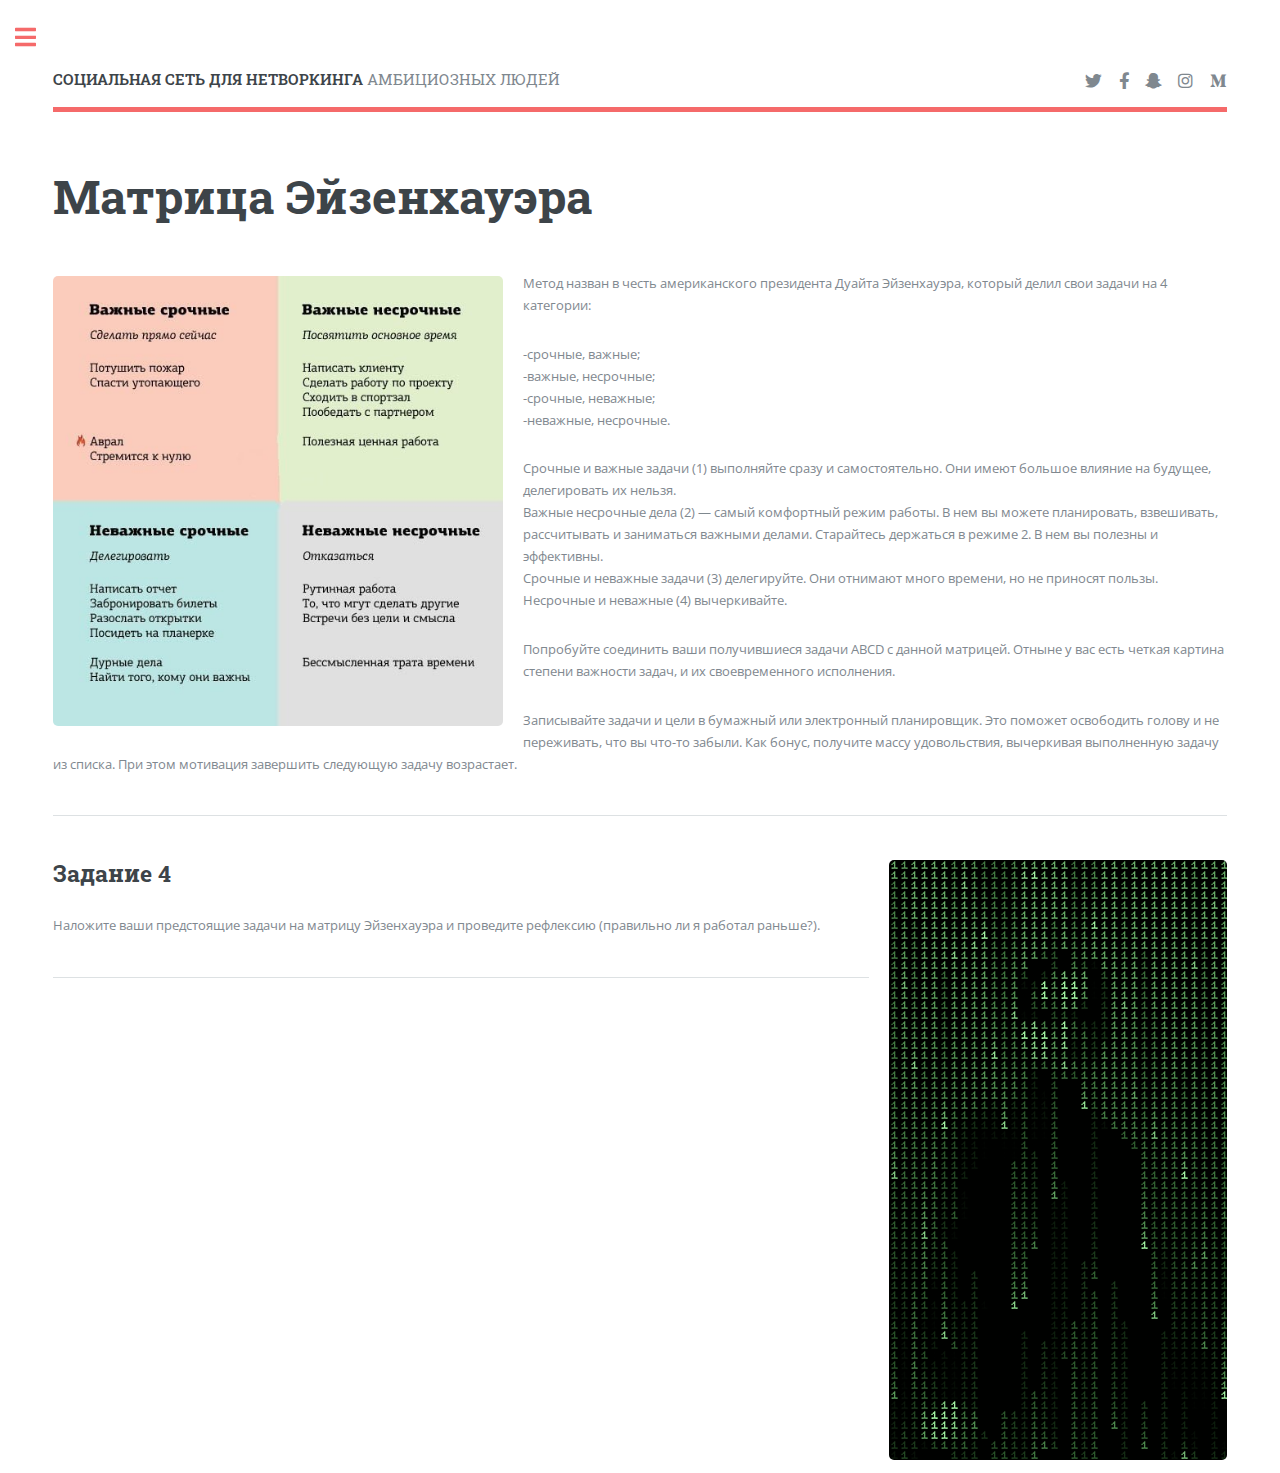
<file: Edit/matrix.html>
<!DOCTYPE HTML>
<!--
	Editorial by HTML5 UP
	html5up.net | @ajlkn
	Free for personal and commercial use under the CCA 3.0 license (html5up.net/license)
-->
<html>
	<head>
		<title>Generic - Editorial by HTML5 UP</title>
		<meta charset="utf-8" />
		<meta name="viewport" content="width=device-width, initial-scale=1, user-scalable=no" />
		<link rel="stylesheet" href="assets/css/main.css" />
	</head>
	<body class="is-preload">

		<!-- Wrapper -->
			<div id="wrapper">

				<!-- Main -->
					<div id="main">
						<div class="inner">

							<!-- Header -->
								<header id="header">
									<a href="index.html" class="logo"><strong>СОЦИАЛЬНАЯ СЕТЬ ДЛЯ НЕТВОРКИНГА</strong> АМБИЦИОЗНЫХ ЛЮДЕЙ</a>
									<ul class="icons">
										<li><a href="#" class="icon brands fa-twitter"><span class="label">Twitter</span></a></li>
										<li><a href="#" class="icon brands fa-facebook-f"><span class="label">Facebook</span></a></li>
										<li><a href="#" class="icon brands fa-snapchat-ghost"><span class="label">Snapchat</span></a></li>
										<li><a href="#" class="icon brands fa-instagram"><span class="label">Instagram</span></a></li>
										<li><a href="#" class="icon brands fa-medium-m"><span class="label">Medium</span></a></li>
									</ul>
								</header>

							<!-- Content -->
								<section>
									<header class="main">
										<h1>Матрица Эйзенхауэра</h1>
									</header>

									<span class="image left"><img src="images/Max.jpg" alt="" /></span>

									<p>Метод назван в честь американского президента Дуайта Эйзенхауэра, который делил свои задачи на 4 категории:</p>
                                    
                                    <p>-срочные, важные;</br>

-важные, несрочные; </br>

-срочные, неважные; </br>

-неважные, несрочные.</br></p>
                                    
                                    <p>Срочные и важные задачи (1) выполняйте сразу и самостоятельно. Они имеют большое влияние на будущее, делегировать их нельзя.</br>


Важные несрочные дела
 (2) — самый комфортный режим работы. В нем вы можете планировать, взвешивать, рассчитывать и заниматься важными делами.

Старайтесь держаться в режиме 2. В нем вы полезны и эффективны.</br>


Срочные и неважные задачи (3) делегируйте. Они отнимают много времени, но не приносят пользы.

Несрочные и неважные (4) вычеркивайте. <p>Попробуйте соединить ваши получившиеся задачи ABCD с данной матрицей. Отныне у вас есть четкая картина степени важности задач, и их своевременного исполнения.</p>Записывайте задачи и цели в бумажный или электронный планировщик. Это поможет освободить голову и не переживать, что вы что-то забыли. Как бонус, получите массу удовольствия, вычеркивая выполненную задачу из списка. При этом мотивация завершить следующую задачу возрастает.  </p>

									<hr class="major" />
                                    <span class="image right"><img src="images/4.gif" alt="" /></span>

									<h2>Задание 4</h2>
									<p>Наложите ваши предстоящие задачи на матрицу Эйзенхауэра и проведите рефлексию (правильно ли я работал раньше?).</p>

															

									<hr class="major" />


								</section>

						</div>
					</div>

				<!-- Sidebar -->
					<div id="sidebar">
						<div class="inner">

							<!-- Search -->
                            <section id="search" class="alt">
									<form method="post" action="#">
										<input type="text" name="query" id="query" placeholder="Поиск" />
									</form>
								</section>
                            
								<nav id="menu">
									<header class="major">
										<h2>Меню</h2>
									</header>
									<ul>
										<li><a href="index.html">Главная страница</a></li>
										<li><a href="Личный-Кабинет.html">Личный кабинет</a></li>
										<li><a href="Minded.html">Поиск Единомышленников</a></li>
                                    </ul>
								</nav>

							<!-- Section -->
								<section>
									<header class="major">
										<h2>Наши статьи</h2>
									</header>
									<div class="mini-posts">
										<article>
											<a href="SMART.html" class="image"><img src="images/5.jpg" alt="" /></a>
											<p>Как сформировать SMART-Цель</p>
										</article>
										<article>
											<a href="ЦЗД.html" class="image"><img src="images/6.jpg" alt="" /></a>
											<p>Система Цели-Задачи-Действия</p>
										</article>
										<article>
											<a href="matrix.html" class="image"><img src="images/88.jpg" alt="" /></a>
											<p>Матрица Эйзенхауэра</p>
										</article>
									</div>
									<ul class="actions">
										<li><a href="SMART.html" class="button">Читать</a></li>
									</ul>
								</section>

							<!-- Section -->
								<section>
									<header class="major">
										<h2>Связаться с нами</h2>
									</header>
									<ul class="contact">
										<li class="icon solid fa-envelope"><a href="#">migourgoals@gmail.com</a></li>
										<li class="icon solid fa-phone">(747) 259 79 62</li>
										<li class="icon solid fa-home">Almaty<br />
										</li>
									</ul>
								</section>

							<!-- Footer -->
								<footer id="footer">
									<p class="copyright">&copy; Connection_in_isolation. All rights reserved. </p>
								</footer>

						</div>
					</div>

			</div>

		<!-- Scripts -->
			<script src="assets/js/jquery.min.js"></script>
			<script src="assets/js/browser.min.js"></script>
			<script src="assets/js/breakpoints.min.js"></script>
			<script src="assets/js/util.js"></script>
			<script src="assets/js/main.js"></script>

	</body>
</html>
</file>
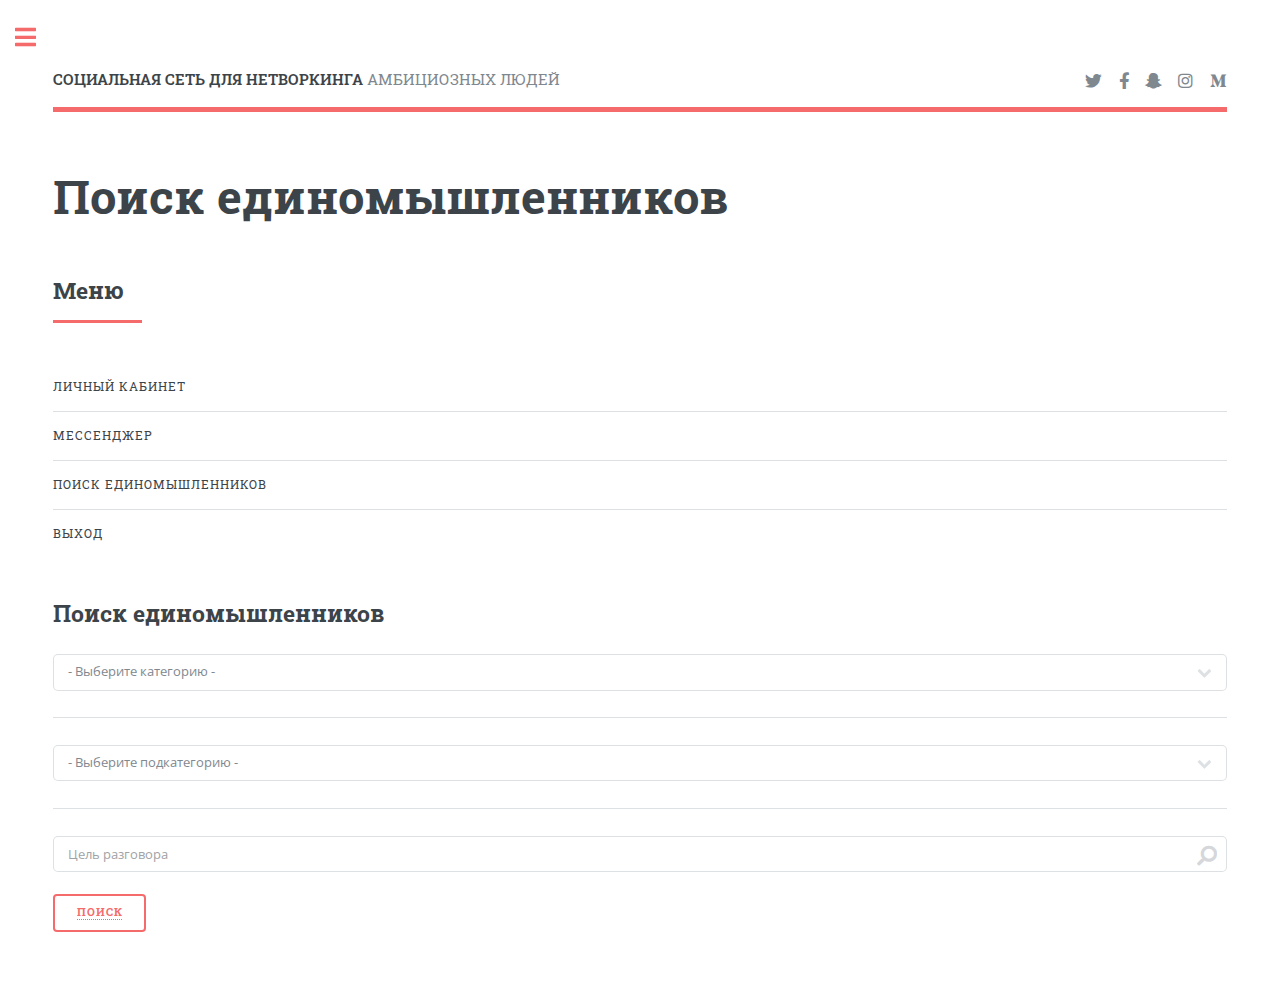
<file: Edit/Minded.html>
<!DOCTYPE HTML>
<!--
	Editorial by HTML5 UP
	html5up.net | @ajlkn
	Free for personal and commercial use under the CCA 3.0 license (html5up.net/license)
-->
<html>
	<head>
		<title>Diploma</title>
		<meta charset="utf-8" />
		<meta name="viewport" content="width=device-width, initial-scale=1, user-scalable=no" />
		<link rel="stylesheet" href="assets/css/main.css" />
	</head>
	<body class="is-preload">

		<!-- Wrapper -->
			<div id="wrapper">
					<div id="sidebar">
						<div class="inner">

							<!-- Search -->
								<section id="search" class="alt">
									<form method="post" action="#">
										<input type="text" name="query" id="query" placeholder="Поиск" />
									</form>
								</section>


							<!-- Section -->
								<section>
									<header class="major">
										<h2>Наши статьи</h2>
									</header>
									<div class="mini-posts">
										<article>
											<a href="SMART.html" class="image"><img src="images/5.jpg" alt="" /></a>
											<p>Как сформировать SMART-Цель</p>
										</article>
										<article>
											<a href="ЦЗД.html" class="image"><img src="images/6.jpg" alt="" /></a>
											<p>Система Цели-Задачи-Действия</p>
										</article>
										<article>
											<a href="matrix.html" class="image"><img src="images/88.jpg" alt="" /></a>
											<p>Матрица Эйзенхауэра</p>
										</article>
									</div>
									<ul class="actions">
										<li><a href="SMART.html" class="button">Читать</a></li>
									</ul>
								</section>

							<!-- Section -->
								<section>
									<header class="major">
										<h2>Связаться с нами</h2>
									</header>
									<ul class="contact">
										<li class="icon solid fa-envelope"><a href="#">migourgoals@gmail.com</a></li>
										<li class="icon solid fa-phone">(747) 259 79 62</li>
										<li class="icon solid fa-home">Almaty<br />
										</li>
									</ul>
								</section>

							<!-- Footer -->
								<footer id="footer">
									<p class="copyright">&copy; Connection_in_isolation. All rights reserved. </p>
								</footer>

						</div>
					</div>
				<!-- Main -->
					<div id="main">
						<div class="inner">

							<!-- Header -->
								<header id="header">
									<a href="index.html" class="logo"><strong>СОЦИАЛЬНАЯ СЕТЬ ДЛЯ НЕТВОРКИНГА</strong> АМБИЦИОЗНЫХ ЛЮДЕЙ</a>
									<ul class="icons">
										<li><a href="#" class="icon brands fa-twitter"><span class="label">Twitter</span></a></li>
										<li><a href="#" class="icon brands fa-facebook-f"><span class="label">Facebook</span></a></li>
										<li><a href="#" class="icon brands fa-snapchat-ghost"><span class="label">Snapchat</span></a></li>
										<li><a href="#" class="icon brands fa-instagram"><span class="label">Instagram</span></a></li>
										<li><a href="#" class="icon brands fa-medium-m"><span class="label">Medium</span></a></li>
									</ul>
								</header>

							<!-- Content -->
								<section>
									<header class="main">
										<h1>Поиск единомышленников</h1>
									</header>
                                  <!-- Menu -->
								<section id="search" class="alt">
									<nav id="menu">
									<header class="major">
										<h2>Меню</h2>
									</header>
									<ul>
										<li><a href="personal.php">Личный кабинет</a></li>
										<li><a href="../chat/index.php">Мессенджер</a></li>
										<li><a href="Minded.html">Поиск Единомышленников</a></li>
										<li><a href="../Spectral/exit.php">Выход</a></li>
                                    </ul>
									</nav>
								</section><br><br>	
											<h2>Поиск единомышленников</h2>
									<div class="col-12">
																<select name="demo-category" id="demo-category">
																	<option value="">- Выберите категорию  -</option>
																	<option value="1">Образование</option>
																</select>
															</div>
                                    <div class="col-12">
                                        									<hr class="minor" />

																<select name="demo-category" id="demo-category">
																	<option value="">- Выберите подкатегорию  -</option>
																	<option value="1">Менеджмент</option>
                                                                    <option value="1">Маркетинг</option>
                                                                    <option value="1">Программирование</option>
																</select>
															</div>
                                    <hr class="minor" />
                                    
                                    <section id="search" class="alt">
									<form method="post" action="#">
										<input type="text" name="query" id="query" placeholder="Цель разговора" /><br>
										<button class="button main"><a href="../chat/index.php">Поиск</a></button>
									</form>
								</section>
                            </section>
                        </div>
    
				 				   
														
                      
                

				<!-- Sidebar -->


			</div>

		<!-- Scripts -->
			<script src="assets/js/jquery.min.js"></script>
			<script src="assets/js/browser.min.js"></script>
			<script src="assets/js/breakpoints.min.js"></script>
			<script src="assets/js/util.js"></script>
			<script src="assets/js/main.js"></script>

	</body>
</html>
</file>
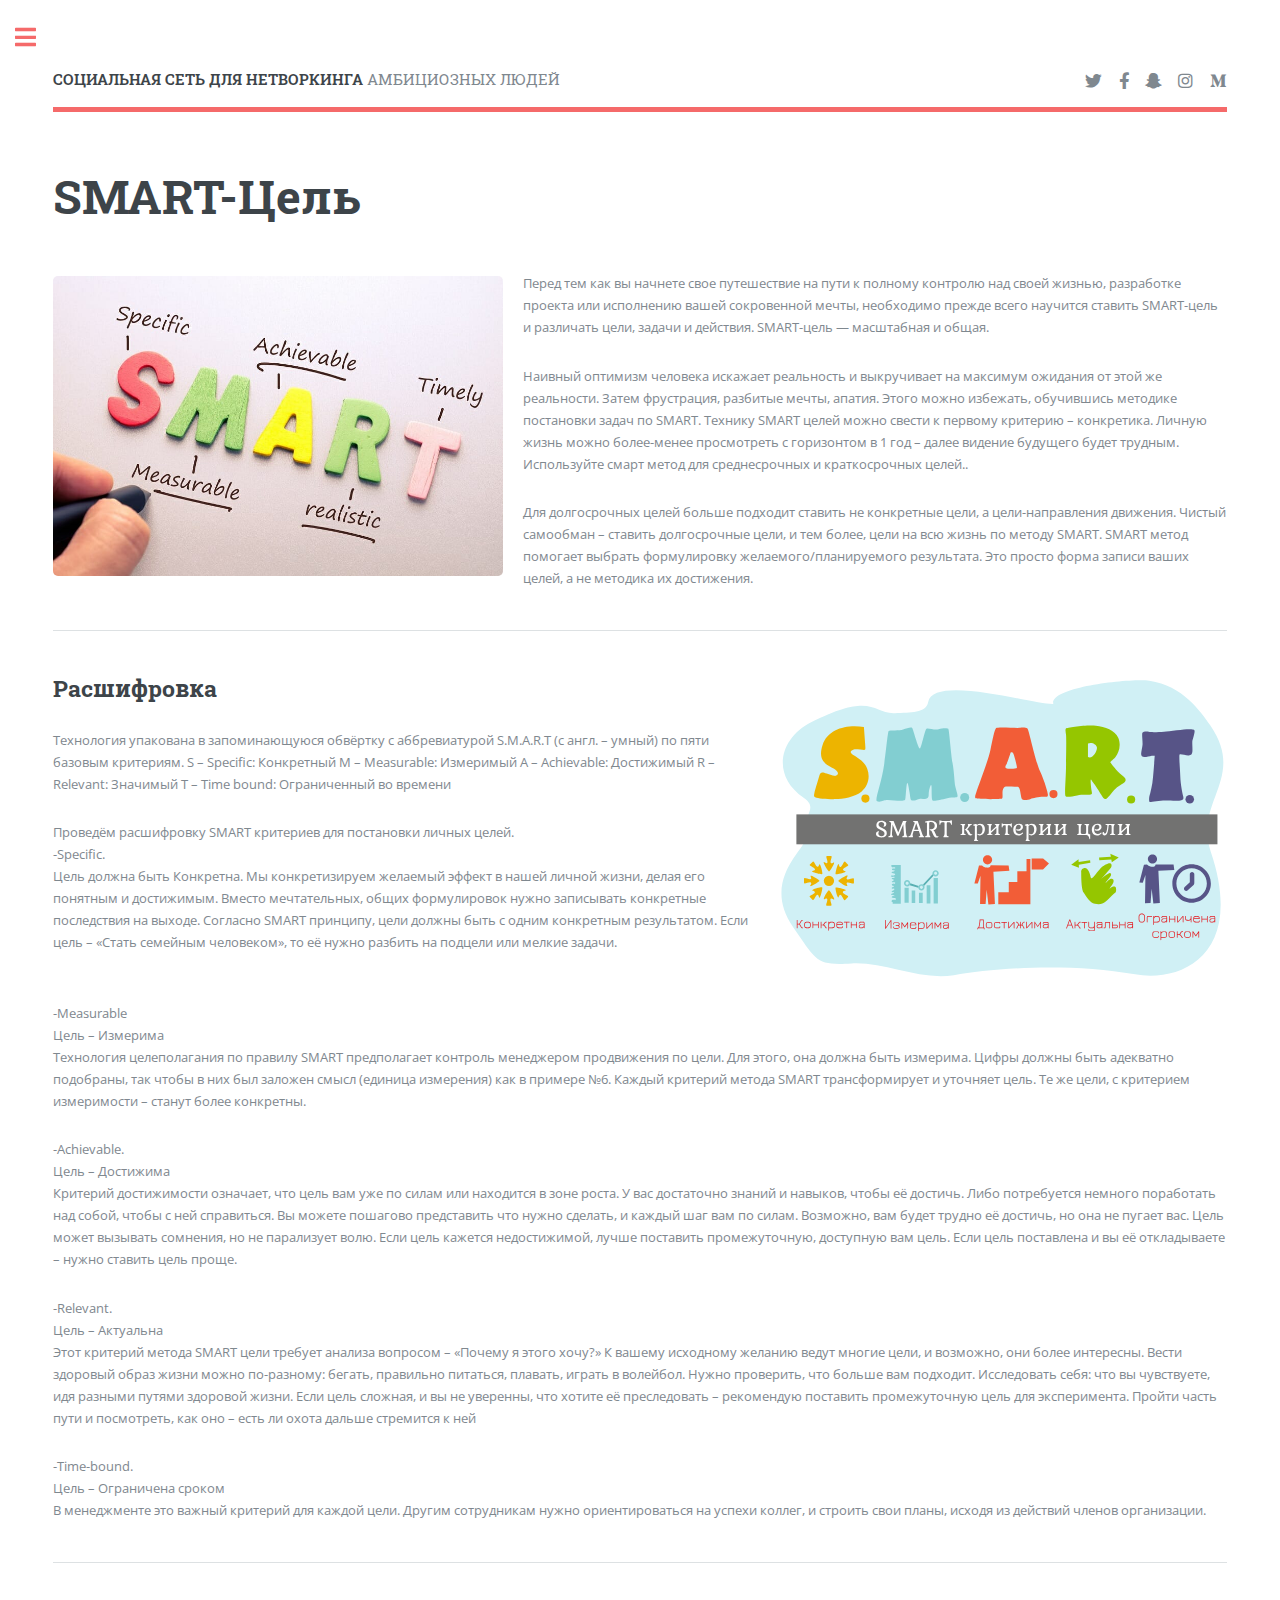
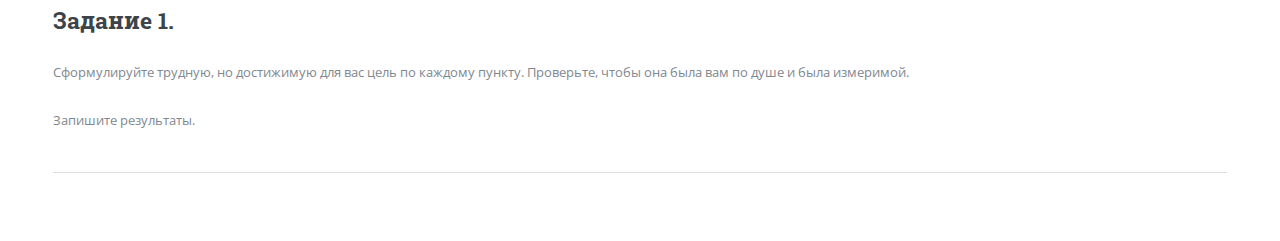
<file: Edit/SMART.html>
<!DOCTYPE HTML>
<!--
	Editorial by HTML5 UP
	html5up.net | @ajlkn
	Free for personal and commercial use under the CCA 3.0 license (html5up.net/license)
-->
<html>
	<head>
		<title>Generic - Editorial by HTML5 UP</title>
		<meta charset="utf-8" />
		<meta name="viewport" content="width=device-width, initial-scale=1, user-scalable=no" />
		<link rel="stylesheet" href="assets/css/main.css" />
	</head>
	<body class="is-preload">

		<!-- Wrapper -->
			<div id="wrapper">

				<!-- Main -->
					<div id="main">
						<div class="inner">

							<!-- Header -->
								<header id="header">
									<a href="index.html" class="logo"><strong>СОЦИАЛЬНАЯ СЕТЬ ДЛЯ НЕТВОРКИНГА</strong> АМБИЦИОЗНЫХ ЛЮДЕЙ</a>
									<ul class="icons">
										<li><a href="#" class="icon brands fa-twitter"><span class="label">Twitter</span></a></li>
										<li><a href="#" class="icon brands fa-facebook-f"><span class="label">Facebook</span></a></li>
										<li><a href="#" class="icon brands fa-snapchat-ghost"><span class="label">Snapchat</span></a></li>
										<li><a href="#" class="icon brands fa-instagram"><span class="label">Instagram</span></a></li>
										<li><a href="#" class="icon brands fa-medium-m"><span class="label">Medium</span></a></li>
									</ul>
								</header>

							<!-- Content -->
								<section>
									<header class="main">
										<h1>SMART-Цель</h1>
									</header>

									<span class="image left"><img src="images/5.jpg" alt="" /></span>

									<p>Перед тем как вы начнете свое путешествие на пути к полному контролю над своей жизнью, разработке проекта или исполнению вашей сокровенной мечты, необходимо прежде всего научится ставить SMART-цель и различать цели, задачи и действия. SMART-цель — масштабная и общая.</p>
                                    
									<p>Наивный оптимизм человека искажает реальность и выкручивает на максимум ожидания от этой же реальности. Затем фрустрация, разбитые мечты, апатия. Этого можно избежать, обучившись методике постановки задач по SMART.

Технику SMART целей можно свести к первому критерию – конкретика. Личную жизнь можно более-менее просмотреть с горизонтом в 1 год – далее видение будущего будет трудным. Используйте смарт метод для среднесрочных и краткосрочных целей..</p>
                                    
									<p>Для долгосрочных целей больше подходит ставить не конкретные цели, а цели-направления движения. Чистый самообман – ставить долгосрочные цели, и тем более, цели на всю жизнь по методу SMART.

SMART метод помогает выбрать формулировку желаемого/планируемого результата. Это просто форма записи ваших целей, а не методика их достижения. </p>

									<hr class="major" />
                                    <span class="image right"><img src="images/1.svg" alt="" /></span>

									<h2>Расшифровка</h2>
									<p>Технология упакована в запоминающуюся обвёртку с аббревиатурой S.M.A.R.T (с англ. – умный) по пяти базовым критериям.

S – Specific: Конкретный

M – Measurable: Измеримый

A – Achievable: Достижимый

R – Relevant: Значимый

T – Time bound: Ограниченный во времени</p>
									<p>Проведём расшифровку SMART критериев для постановки личных целей.

                                    <br> -Specific.</br> Цель должна быть Конкретна.

Мы конкретизируем желаемый эффект в нашей личной жизни, делая его понятным и достижимым. Вместо мечтательных, общих формулировок нужно записывать конкретные последствия на выходе.

Согласно SMART принципу, цели должны быть с одним конкретным результатом. Если цель – «Стать семейным человеком», то её нужно разбить на подцели или мелкие задачи. </p>
                        <p><br> -Measurable </br>Цель – Измерима <br>

Технология целеполагания по правилу SMART предполагает контроль менеджером продвижения по цели. Для этого, она должна быть измерима. Цифры должны быть адекватно подобраны, так чтобы в них был заложен смысл (единица измерения) как в примере №6.

Каждый критерий метода SMART трансформирует и уточняет цель. Те же цели, с критерием измеримости – станут более конкретны.</p> <p>-Achievable.</br> Цель – Достижима</br>

Критерий достижимости означает, что цель вам уже по силам или находится в зоне роста. У вас достаточно знаний и навыков, чтобы её достичь. Либо потребуется немного поработать над собой, чтобы с ней справиться.

Вы можете пошагово представить что нужно сделать, и каждый шаг вам по силам. Возможно, вам будет трудно её достичь, но она не пугает вас. Цель может вызывать сомнения, но не парализует волю.

Если цель кажется недостижимой, лучше поставить промежуточную, доступную вам цель. Если цель поставлена и вы её откладываете – нужно ставить цель проще.</p> <p>-Relevant.</br> Цель – Актуальна</br>

Этот критерий метода SMART цели требует анализа вопросом – «Почему я этого хочу?» К вашему исходному желанию ведут многие цели, и возможно, они более интересны.

Вести здоровый образ жизни можно по-разному: бегать, правильно питаться, плавать, играть в волейбол. Нужно проверить, что больше вам подходит. Исследовать себя: что вы чувствуете, идя разными путями здоровой жизни.

Если цель сложная, и вы не уверенны, что хотите её преследовать – рекомендую поставить промежуточную цель для эксперимента. Пройти часть пути и посмотреть, как оно – есть ли охота дальше стремится к ней</p> <p>-Time-bound.</br> Цель – Ограничена сроком </br>

В менеджменте это важный критерий для каждой цели. Другим сотрудникам нужно ориентироваться на успехи коллег, и строить свои планы, исходя из действий членов организации.</p>

									<hr class="major" />

									<h2>Задание 1.</h2>
									<p>Сформулируйте трудную, но достижимую для вас цель по каждому пункту. Проверьте, чтобы она была вам по душе и была измеримой.</p>
									<p>Запишите результаты.</p>

									<hr class="major" />


								</section>

						</div>
					</div>

				<!-- Sidebar -->
					<div id="sidebar">
						<div class="inner">

							<!-- Search -->
								<section id="search" class="alt">
									<form method="post" action="#">
										<input type="text" name="query" id="query" placeholder="Поиск" />
									</form>
								</section>

							<!-- Menu -->
								<nav id="menu">
									<header class="major">
										<h2>Меню</h2>
									</header>
									<ul>
										<li><a href="index.html">Главная страница</a></li>
										<li><a href="Личный-Кабинет.html">Личный кабинет</a></li>
										<li><a href="Minded.html">Поиск Единомышленников</a></li>
                                    </ul>
								</nav>

							<!-- Section -->
								<section>
									<header class="major">
										<h2>Наши статьи</h2>
									</header>
									<div class="mini-posts">
										<article>
											<a href="SMART.html" class="image"><img src="images/5.jpg" alt="" /></a>
											<p>Как сформировать SMART-Цель</p>
										</article>
										<article>
											<a href="ЦЗД.html" class="image"><img src="images/6.jpg" alt="" /></a>
											<p>Система Цели-Задачи-Действия</p>
										</article>
										<article>
											<a href="matrix.html" class="image"><img src="images/88.jpg" alt="" /></a>
											<p>Матрица Эйзенхауэра</p>
										</article>
									</div>
									<ul class="actions">
										<li><a href="SMART.html" class="button">Читать</a></li>
									</ul>
								</section>

							<!-- Section -->
								<section>
									<header class="major">
										<h2>Связаться с нами</h2>
									</header>
									<ul class="contact">
										<li class="icon solid fa-envelope"><a href="#">migourgoals@gmail.com</a></li>
										<li class="icon solid fa-phone">(747) 259 79 62</li>
										<li class="icon solid fa-home">Almaty<br />
										</li>
									</ul>
								</section>

							<!-- Footer -->
								<footer id="footer">
									<p class="copyright">&copy; Connection_in_isolation. All rights reserved. </p>
								</footer>

						</div>
					</div>

			</div>

		<!-- Scripts -->
			<script src="assets/js/jquery.min.js"></script>
			<script src="assets/js/browser.min.js"></script>
			<script src="assets/js/breakpoints.min.js"></script>
			<script src="assets/js/util.js"></script>
			<script src="assets/js/main.js"></script>

	</body>
</html>
</file>
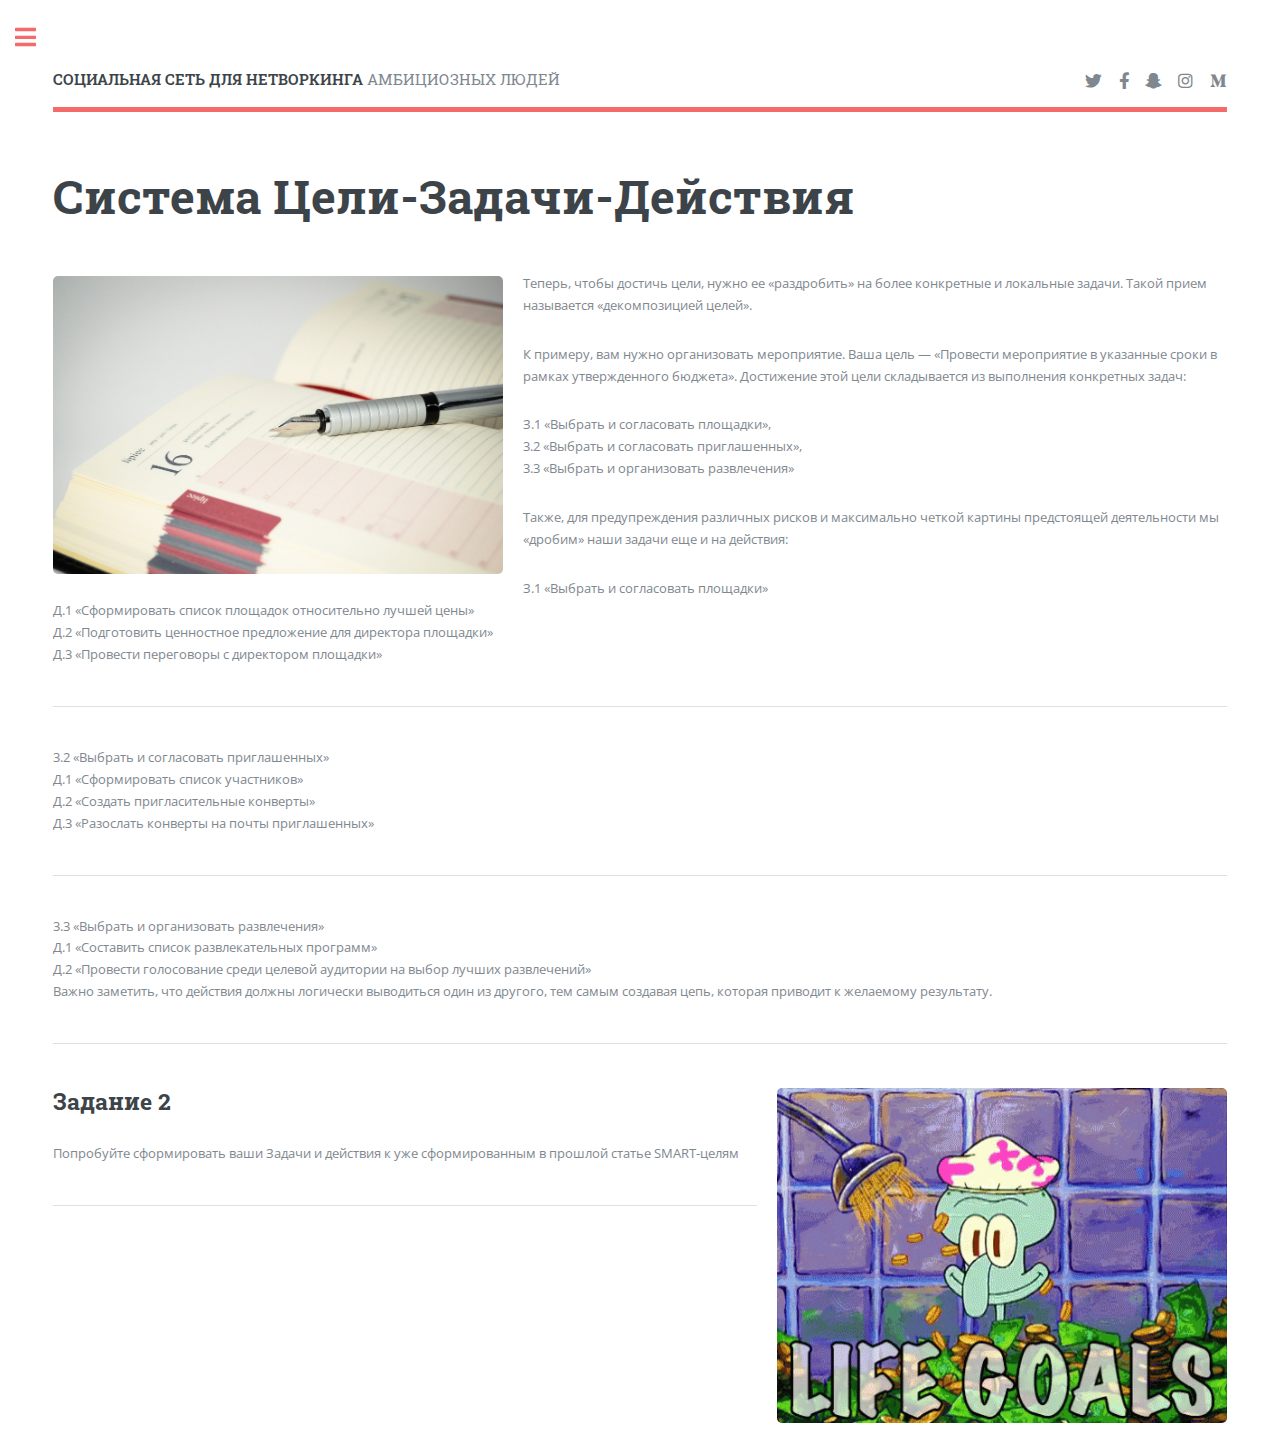
<file: Edit/ЦЗД.html>
<!DOCTYPE HTML>
<!--
	Editorial by HTML5 UP
	html5up.net | @ajlkn
	Free for personal and commercial use under the CCA 3.0 license (html5up.net/license)
-->
<html>
	<head>
		<title>Generic - Editorial by HTML5 UP</title>
		<meta charset="utf-8" />
		<meta name="viewport" content="width=device-width, initial-scale=1, user-scalable=no" />
		<link rel="stylesheet" href="assets/css/main.css" />
	</head>
	<body class="is-preload">

		<!-- Wrapper -->
			<div id="wrapper">

				<!-- Main -->
					<div id="main">
						<div class="inner">

							<!-- Header -->
								<header id="header">
									<a href="index.html" class="logo"><strong>СОЦИАЛЬНАЯ СЕТЬ ДЛЯ НЕТВОРКИНГА</strong> АМБИЦИОЗНЫХ ЛЮДЕЙ</a>
									<ul class="icons">
										<li><a href="#" class="icon brands fa-twitter"><span class="label">Twitter</span></a></li>
										<li><a href="#" class="icon brands fa-facebook-f"><span class="label">Facebook</span></a></li>
										<li><a href="#" class="icon brands fa-snapchat-ghost"><span class="label">Snapchat</span></a></li>
										<li><a href="#" class="icon brands fa-instagram"><span class="label">Instagram</span></a></li>
										<li><a href="#" class="icon brands fa-medium-m"><span class="label">Medium</span></a></li>
									</ul>
								</header>

							<!-- Content -->
								<section>
									<header class="main">
										<h1>Система Цели-Задачи-Действия</h1>
									</header>

									<span class="image left"><img src="images/6.jpg" alt="" /></span>

									<p>Теперь, чтобы достичь цели, нужно ее «раздробить» на более конкретные и локальные задачи. Такой прием называется «декомпозицией целей».</p>
                                    
									<p>К примеру, вам нужно организовать мероприятие. Ваша цель — «Провести мероприятие в указанные сроки в рамках утвержденного бюджета». Достижение этой цели складывается из выполнения конкретных задач:</p>
                                    
									<p>З.1 «Выбрать и согласовать площадки»,</br>

3.2 «Выбрать и согласовать приглашенных»,</br>

3.3 «Выбрать и организовать развлечения»</br>

<p>Также, для предупреждения различных рисков и максимально четкой картины предстоящей деятельности мы «дробим» наши задачи еще и на действия:</p>

З.1 «Выбрать и согласовать площадки»</br>

Д.1 «Сформировать список площадок относительно лучшей цены»</br>

Д.2 «Подготовить ценностное предложение для директора площадки»</br>

Д.3 «Провести переговоры с директором площадки»</br>
<hr class="major" />
3.2 «Выбрать и согласовать приглашенных»</br>

Д.1 «Сформировать список участников»</br>

Д.2 «Создать пригласительные конверты»</br>

Д.3 «Разослать конверты на почты приглашенных»</br>
<hr class="major" />

3.3 «Выбрать и организовать развлечения»</br>

Д.1 «Составить список развлекательных программ»</br>

Д.2 «Провести голосование среди целевой аудитории на выбор лучших развлечений»</br>

<p>Важно заметить, что действия должны логически выводиться один из другого, тем самым создавая цепь, которая приводит к желаемому результату.</p> </p>

									<hr class="major" />
                                    <span class="image right"><img src="images/2.gif" alt="" /></span>

									<h2>Задание 2</h2>
									<p> Попробуйте сформировать ваши Задачи и действия к уже сформированным в прошлой статье SMART-целям </p>

															

									<hr class="major" />


								</section>

						</div>
					</div>

				<!-- Sidebar -->
					<div id="sidebar">
						<div class="inner">

							<!-- Search -->
								<section id="search" class="alt">
									<form method="post" action="#">
										<input type="text" name="query" id="query" placeholder="Поиск" />
									</form>
								</section>

							<!-- Menu -->
								<nav id="menu">
									<header class="major">
										<h2>Меню</h2>
									</header>
									<ul>
										<li><a href="index.html">Главная страница</a></li>
										<li><a href="Личный-Кабинет.html">Личный кабинет</a></li>
										<li><a href="Minded.html">Поиск Единомышленников</a></li>
                                    </ul>
								</nav>

							<!-- Section -->
								<section>
									<header class="major">
										<h2>Наши статьи</h2>
									</header>
									<div class="mini-posts">
										<article>
											<a href="SMART.html" class="image"><img src="images/5.jpg" alt="" /></a>
											<p>Как сформировать SMART-Цель</p>
										</article>
										<article>
											<a href="ЦЗД.html" class="image"><img src="images/6.jpg" alt="" /></a>
											<p>Система Цели-Задачи-Действия</p>
										</article>
										<article>
											<a href="matrix.html" class="image"><img src="images/88.jpg" alt="" /></a>
											<p>Матрица Эйзенхауэра</p>
										</article>
									</div>
									<ul class="actions">
										<li><a href="SMART.html" class="button">Читать</a></li>
									</ul>
								</section>

							<!-- Section -->
								<section>
									<header class="major">
										<h2>Связаться с нами</h2>
									</header>
									<ul class="contact">
										<li class="icon solid fa-envelope"><a href="#">migourgoals@gmail.com</a></li>
										<li class="icon solid fa-phone">(747) 259 79 62</li>
										<li class="icon solid fa-home">Almaty<br />
										</li>
									</ul>
								</section>

							<!-- Footer -->
								<footer id="footer">
									<p class="copyright">&copy; Connection_in_isolation. All rights reserved. </p>
								</footer>



						</div>
					</div>

			</div>

		<!-- Scripts -->
			<script src="assets/js/jquery.min.js"></script>
			<script src="assets/js/browser.min.js"></script>
			<script src="assets/js/breakpoints.min.js"></script>
			<script src="assets/js/util.js"></script>
			<script src="assets/js/main.js"></script>

	</body>
</html>
</file>
<file: auto/assets/css/noscript.css>
/*
	Spectral by HTML5 UP
	html5up.net | @ajlkn
	Free for personal and commercial use under the CCA 3.0 license (html5up.net/license)
*/

/* Banner */

	body.is-preload #banner h2 {
		-moz-transform: none;
		-webkit-transform: none;
		-ms-transform: none;
		transform: none;
		opacity: 1;
	}

		body.is-preload #banner h2:before, body.is-preload #banner h2:after {
			width: 100%;
		}

	body.is-preload #banner .more {
		-moz-transform: none;
		-webkit-transform: none;
		-ms-transform: none;
		transform: none;
		opacity: 1;
	}

	body.is-preload #banner:after {
		opacity: 0;
	}
</file>
<file: Edit/assets/css/main.css>
@import url(fontawesome-all.min.css);
@import url("https://fonts.googleapis.com/css?family=Open+Sans:400,600,400italic,600italic|Roboto+Slab:400,700");
/*
	Editorial by HTML5 UP
	html5up.net | @ajlkn
	Free for personal and commercial use under the CCA 3.0 license (html5up.net/license)
*/
html, body, div, span, applet, object,
iframe, h1, h2, h3, h4, h5, h6, p, blockquote,
pre, a, abbr, acronym, address, big, cite,
code, del, dfn, em, img, ins, kbd, q, s, samp,
small, strike, strong, sub, sup, tt, var, b,
u, i, center, dl, dt, dd, ol, ul, li, fieldset,
form, label, legend, table, caption, tbody,
tfoot, thead, tr, th, td, article, aside,
canvas, details, embed, figure, figcaption,
footer, header, hgroup, menu, nav, output, ruby,
section, summary, time, mark, audio, video {
  margin: 0;
  padding: 0;
  border: 0;
  font-size: 100%;
  font: inherit;
  vertical-align: baseline; }

article, aside, details, figcaption, figure,
footer, header, hgroup, menu, nav, section {
  display: block; }

body {
  line-height: 1; }

ol, ul {
  list-style: none; }

blockquote, q {
  quotes: none; }
  blockquote:before, blockquote:after, q:before, q:after {
    content: '';
    content: none; }

table {
  border-collapse: collapse;
  border-spacing: 0; }

body {
  -webkit-text-size-adjust: none; }

mark {
  background-color: transparent;
  color: inherit; }

input::-moz-focus-inner {
  border: 0;
  padding: 0; }

input, select, textarea {
  -moz-appearance: none;
  -webkit-appearance: none;
  -ms-appearance: none;
  appearance: none; }

/* Basic */
@-ms-viewport {
  width: device-width; }

body {
  -ms-overflow-style: scrollbar; }

@media screen and (max-width: 480px) {
  html, body {
    min-width: 320px; } }

html {
  box-sizing: border-box; }

*, *:before, *:after {
  box-sizing: inherit; }

body {
  background: #ffffff; }
  body.is-preload *, body.is-preload *:before, body.is-preload *:after, body.is-resizing *, body.is-resizing *:before, body.is-resizing *:after {
    -moz-animation: none !important;
    -webkit-animation: none !important;
    -ms-animation: none !important;
    animation: none !important;
    -moz-transition: none !important;
    -webkit-transition: none !important;
    -ms-transition: none !important;
    transition: none !important; }

/* Type */
body, input, select, textarea {
  color: #7f888f;
  font-family: "Open Sans", sans-serif;
  font-size: 13pt;
  font-weight: 400;
  line-height: 1.65; }
  @media screen and (max-width: 1680px) {
    body, input, select, textarea {
      font-size: 11pt; } }
  @media screen and (max-width: 1280px) {
    body, input, select, textarea {
      font-size: 10pt; } }
  @media screen and (max-width: 360px) {
    body, input, select, textarea {
      font-size: 9pt; } }

a {
  -moz-transition: color 0.2s ease-in-out, border-bottom-color 0.2s ease-in-out;
  -webkit-transition: color 0.2s ease-in-out, border-bottom-color 0.2s ease-in-out;
  -ms-transition: color 0.2s ease-in-out, border-bottom-color 0.2s ease-in-out;
  transition: color 0.2s ease-in-out, border-bottom-color 0.2s ease-in-out;
  border-bottom: dotted 1px;
  color: #f56a6a;
  text-decoration: none; }
  a:hover {
    border-bottom-color: #f56a6a;
    color: #f56a6a !important; }
    a:hover strong {
      color: inherit; }

strong, b {
  color: #3d4449;
  font-weight: 600; }

em, i {
  font-style: italic; }

p {
  margin: 0 0 2em 0; }

h1, h2, h3, h4, h5, h6 {
  color: #3d4449;
  font-family: "Roboto Slab", serif;
  font-weight: 700;
  line-height: 1.5;
  margin: 0 0 1em 0; }
  h1 a, h2 a, h3 a, h4 a, h5 a, h6 a {
    color: inherit;
    text-decoration: none;
    border-bottom: 0; }

h1 {
  font-size: 4em;
  margin: 0 0 0.5em 0;
  line-height: 1.3; }

h2 {
  font-size: 1.75em; }

h3 {
  font-size: 1.25em; }

h4 {
  font-size: 1.1em; }

h5 {
  font-size: 0.9em; }

h6 {
  font-size: 0.7em; }

@media screen and (max-width: 1680px) {
  h1 {
    font-size: 3.5em; } }

@media screen and (max-width: 980px) {
  h1 {
    font-size: 3.25em; } }

@media screen and (max-width: 736px) {
  h1 {
    font-size: 2em;
    line-height: 1.4; }
  h2 {
    font-size: 1.5em; } }

sub {
  font-size: 0.8em;
  position: relative;
  top: 0.5em; }

sup {
  font-size: 0.8em;
  position: relative;
  top: -0.5em; }

blockquote {
  border-left: solid 3px rgba(210, 215, 217, 0.75);
  font-style: italic;
  margin: 0 0 2em 0;
  padding: 0.5em 0 0.5em 2em; }

code {
  background: rgba(230, 235, 237, 0.25);
  border-radius: 0.375em;
  border: solid 1px rgba(210, 215, 217, 0.75);
  font-family: "Courier New", monospace;
  font-size: 0.9em;
  margin: 0 0.25em;
  padding: 0.25em 0.65em; }

pre {
  -webkit-overflow-scrolling: touch;
  font-family: "Courier New", monospace;
  font-size: 0.9em;
  margin: 0 0 2em 0; }
  pre code {
    display: block;
    line-height: 1.75;
    padding: 1em 1.5em;
    overflow-x: auto; }

hr {
  border: 0;
  border-bottom: solid 1px rgba(210, 215, 217, 0.75);
  margin: 2em 0; }
  hr.major {
    margin: 3em 0; }

.align-left {
  text-align: left; }

.align-center {
  text-align: center; }

.align-right {
  text-align: right; }

/* Row */
.row {
  display: flex;
  flex-wrap: wrap;
  box-sizing: border-box;
  align-items: stretch; }
  .row > * {
    box-sizing: border-box; }
  .row.gtr-uniform > * > :last-child {
    margin-bottom: 0; }
  .row.aln-left {
    justify-content: flex-start; }
  .row.aln-center {
    justify-content: center; }
  .row.aln-right {
    justify-content: flex-end; }
  .row.aln-top {
    align-items: flex-start; }
  .row.aln-middle {
    align-items: center; }
  .row.aln-bottom {
    align-items: flex-end; }
  .row > .imp {
    order: -1; }
  .row > .col-1 {
    width: 8.33333%; }
  .row > .off-1 {
    margin-left: 8.33333%; }
  .row > .col-2 {
    width: 16.66667%; }
  .row > .off-2 {
    margin-left: 16.66667%; }
  .row > .col-3 {
    width: 25%; }
  .row > .off-3 {
    margin-left: 25%; }
  .row > .col-4 {
    width: 33.33333%; }
  .row > .off-4 {
    margin-left: 33.33333%; }
  .row > .col-5 {
    width: 41.66667%; }
  .row > .off-5 {
    margin-left: 41.66667%; }
  .row > .col-6 {
    width: 100%; }
  .row > .off-6 {
    margin-left: 50%; }
  .row > .col-7 {
    width: 58.33333%; }
  .row > .off-7 {
    margin-left: 58.33333%; }
  .row > .col-8 {
    width: 66.66667%; }
  .row > .off-8 {
    margin-left: 66.66667%; }
  .row > .col-9 {
    width: 75%; }
  .row > .off-9 {
    margin-left: 75%; }
  .row > .col-10 {
    width: 83.33333%; }
  .row > .off-10 {
    margin-left: 83.33333%; }
  .row > .col-11 {
    width: 91.66667%; }
  .row > .off-11 {
    margin-left: 91.66667%; }
  .row > .col-12 {
    width: 100%; }
  .row > .off-12 {
    margin-left: 100%; }
  .row.gtr-0 {
    margin-top: 0;
    margin-left: 0em; }
    .row.gtr-0 > * {
      padding: 0 0 0 0em; }
    .row.gtr-0.gtr-uniform {
      margin-top: 0em; }
      .row.gtr-0.gtr-uniform > * {
        padding-top: 0em; }
  .row.gtr-25 {
    margin-top: 0;
    margin-left: -0.375em; }
    .row.gtr-25 > * {
      padding: 0 0 0 0.375em; }
    .row.gtr-25.gtr-uniform {
      margin-top: -0.375em; }
      .row.gtr-25.gtr-uniform > * {
        padding-top: 0.375em; }
  .row.gtr-50 {
    margin-top: 0;
    margin-left: -0.75em; }
    .row.gtr-50 > * {
      padding: 0 0 0 0.75em; }
    .row.gtr-50.gtr-uniform {
      margin-top: -0.75em; }
      .row.gtr-50.gtr-uniform > * {
        padding-top: 0.75em; }
  .row {
    margin-top: 0;
    margin-left: -1.5em; }
    .row > * {
      padding: 0 0 0 1.5em; }
    .row.gtr-uniform {
      margin-top: -1.5em; }
      .row.gtr-uniform > * {
        padding-top: 1.5em; }
  .row.gtr-150 {
    margin-top: 0;
    margin-left: -2.25em; }
    .row.gtr-150 > * {
      padding: 0 0 0 2.25em; }
    .row.gtr-150.gtr-uniform {
      margin-top: -2.25em; }
      .row.gtr-150.gtr-uniform > * {
        padding-top: 2.25em; }
  .row.gtr-200 {
    margin-top: 0;
    margin-left: -3em; }
    .row.gtr-200 > * {
      padding: 0 0 0 3em; }
    .row.gtr-200.gtr-uniform {
      margin-top: -3em; }
      .row.gtr-200.gtr-uniform > * {
        padding-top: 3em; }
  @media screen and (max-width: 1680px) {
    .row {
      display: flex;
      flex-wrap: wrap;
      box-sizing: border-box;
      align-items: stretch; }
      .row > * {
        box-sizing: border-box; }
      .row.gtr-uniform > * > :last-child {
        margin-bottom: 0; }
      .row.aln-left {
        justify-content: flex-start; }
      .row.aln-center {
        justify-content: center; }
      .row.aln-right {
        justify-content: flex-end; }
      .row.aln-top {
        align-items: flex-start; }
      .row.aln-middle {
        align-items: center; }
      .row.aln-bottom {
        align-items: flex-end; }
      .row > .imp-xlarge {
        order: -1; }
      .row > .col-1-xlarge {
        width: 8.33333%; }
      .row > .off-1-xlarge {
        margin-left: 8.33333%; }
      .row > .col-2-xlarge {
        width: 16.66667%; }
      .row > .off-2-xlarge {
        margin-left: 16.66667%; }
      .row > .col-3-xlarge {
        width: 25%; }
      .row > .off-3-xlarge {
        margin-left: 25%; }
      .row > .col-4-xlarge {
        width: 33.33333%; }
      .row > .off-4-xlarge {
        margin-left: 33.33333%; }
      .row > .col-5-xlarge {
        width: 41.66667%; }
      .row > .off-5-xlarge {
        margin-left: 41.66667%; }
      .row > .col-6-xlarge {
        width: 50%; }
      .row > .off-6-xlarge {
        margin-left: 50%; }
      .row > .col-7-xlarge {
        width: 58.33333%; }
      .row > .off-7-xlarge {
        margin-left: 58.33333%; }
      .row > .col-8-xlarge {
        width: 66.66667%; }
      .row > .off-8-xlarge {
        margin-left: 66.66667%; }
      .row > .col-9-xlarge {
        width: 75%; }
      .row > .off-9-xlarge {
        margin-left: 75%; }
      .row > .col-10-xlarge {
        width: 83.33333%; }
      .row > .off-10-xlarge {
        margin-left: 83.33333%; }
      .row > .col-11-xlarge {
        width: 91.66667%; }
      .row > .off-11-xlarge {
        margin-left: 91.66667%; }
      .row > .col-12-xlarge {
        width: 100%; }
      .row > .off-12-xlarge {
        margin-left: 100%; }
      .row.gtr-0 {
        margin-top: 0;
        margin-left: 0em; }
        .row.gtr-0 > * {
          padding: 0 0 0 0em; }
        .row.gtr-0.gtr-uniform {
          margin-top: 0em; }
          .row.gtr-0.gtr-uniform > * {
            padding-top: 0em; }
      .row.gtr-25 {
        margin-top: 0;
        margin-left: -0.375em; }
        .row.gtr-25 > * {
          padding: 0 0 0 0.375em; }
        .row.gtr-25.gtr-uniform {
          margin-top: -0.375em; }
          .row.gtr-25.gtr-uniform > * {
            padding-top: 0.375em; }
      .row.gtr-50 {
        margin-top: 0;
        margin-left: -0.75em; }
        .row.gtr-50 > * {
          padding: 0 0 0 0.75em; }
        .row.gtr-50.gtr-uniform {
          margin-top: -0.75em; }
          .row.gtr-50.gtr-uniform > * {
            padding-top: 0.75em; }
      .row {
        margin-top: 0;
        margin-left: -1.5em; }
        .row > * {
          padding: 0 0 0 1.5em; }
        .row.gtr-uniform {
          margin-top: -1.5em; }
          .row.gtr-uniform > * {
            padding-top: 1.5em; }
      .row.gtr-150 {
        margin-top: 0;
        margin-left: -2.25em; }
        .row.gtr-150 > * {
          padding: 0 0 0 2.25em; }
        .row.gtr-150.gtr-uniform {
          margin-top: -2.25em; }
          .row.gtr-150.gtr-uniform > * {
            padding-top: 2.25em; }
      .row.gtr-200 {
        margin-top: 0;
        margin-left: -3em; }
        .row.gtr-200 > * {
          padding: 0 0 0 3em; }
        .row.gtr-200.gtr-uniform {
          margin-top: -3em; }
          .row.gtr-200.gtr-uniform > * {
            padding-top: 3em; } }
  @media screen and (max-width: 1280px) {
    .row {
      display: flex;
      flex-wrap: wrap;
      box-sizing: border-box;
      align-items: stretch; }
      .row > * {
        box-sizing: border-box; }
      .row.gtr-uniform > * > :last-child {
        margin-bottom: 0; }
      .row.aln-left {
        justify-content: flex-start; }
      .row.aln-center {
        justify-content: center; }
      .row.aln-right {
        justify-content: flex-end; }
      .row.aln-top {
        align-items: flex-start; }
      .row.aln-middle {
        align-items: center; }
      .row.aln-bottom {
        align-items: flex-end; }
      .row > .imp-large {
        order: -1; }
      .row > .col-1-large {
        width: 8.33333%; }
      .row > .off-1-large {
        margin-left: 8.33333%; }
      .row > .col-2-large {
        width: 16.66667%; }
      .row > .off-2-large {
        margin-left: 16.66667%; }
      .row > .col-3-large {
        width: 25%; }
      .row > .off-3-large {
        margin-left: 25%; }
      .row > .col-4-large {
        width: 33.33333%; }
      .row > .off-4-large {
        margin-left: 33.33333%; }
      .row > .col-5-large {
        width: 41.66667%; }
      .row > .off-5-large {
        margin-left: 41.66667%; }
      .row > .col-6-large {
        width: 50%; }
      .row > .off-6-large {
        margin-left: 50%; }
      .row > .col-7-large {
        width: 58.33333%; }
      .row > .off-7-large {
        margin-left: 58.33333%; }
      .row > .col-8-large {
        width: 66.66667%; }
      .row > .off-8-large {
        margin-left: 66.66667%; }
      .row > .col-9-large {
        width: 75%; }
      .row > .off-9-large {
        margin-left: 75%; }
      .row > .col-10-large {
        width: 83.33333%; }
      .row > .off-10-large {
        margin-left: 83.33333%; }
      .row > .col-11-large {
        width: 91.66667%; }
      .row > .off-11-large {
        margin-left: 91.66667%; }
      .row > .col-12-large {
        width: 100%; }
      .row > .off-12-large {
        margin-left: 100%; }
      .row.gtr-0 {
        margin-top: 0;
        margin-left: 0em; }
        .row.gtr-0 > * {
          padding: 0 0 0 0em; }
        .row.gtr-0.gtr-uniform {
          margin-top: 0em; }
          .row.gtr-0.gtr-uniform > * {
            padding-top: 0em; }
      .row.gtr-25 {
        margin-top: 0;
        margin-left: -0.375em; }
        .row.gtr-25 > * {
          padding: 0 0 0 0.375em; }
        .row.gtr-25.gtr-uniform {
          margin-top: -0.375em; }
          .row.gtr-25.gtr-uniform > * {
            padding-top: 0.375em; }
      .row.gtr-50 {
        margin-top: 0;
        margin-left: -0.75em; }
        .row.gtr-50 > * {
          padding: 0 0 0 0.75em; }
        .row.gtr-50.gtr-uniform {
          margin-top: -0.75em; }
          .row.gtr-50.gtr-uniform > * {
            padding-top: 0.75em; }
      .row {
        margin-top: 0;
        margin-left: -1.5em; }
        .row > * {
          padding: 0 0 0 1.5em; }
        .row.gtr-uniform {
          margin-top: -1.5em; }
          .row.gtr-uniform > * {
            padding-top: 1.5em; }
      .row.gtr-150 {
        margin-top: 0;
        margin-left: -2.25em; }
        .row.gtr-150 > * {
          padding: 0 0 0 2.25em; }
        .row.gtr-150.gtr-uniform {
          margin-top: -2.25em; }
          .row.gtr-150.gtr-uniform > * {
            padding-top: 2.25em; }
      .row.gtr-200 {
        margin-top: 0;
        margin-left: -3em; }
        .row.gtr-200 > * {
          padding: 0 0 0 3em; }
        .row.gtr-200.gtr-uniform {
          margin-top: -3em; }
          .row.gtr-200.gtr-uniform > * {
            padding-top: 3em; } }
  @media screen and (max-width: 980px) {
    .row {
      display: flex;
      flex-wrap: wrap;
      box-sizing: border-box;
      align-items: stretch; }
      .row > * {
        box-sizing: border-box; }
      .row.gtr-uniform > * > :last-child {
        margin-bottom: 0; }
      .row.aln-left {
        justify-content: flex-start; }
      .row.aln-center {
        justify-content: center; }
      .row.aln-right {
        justify-content: flex-end; }
      .row.aln-top {
        align-items: flex-start; }
      .row.aln-middle {
        align-items: center; }
      .row.aln-bottom {
        align-items: flex-end; }
      .row > .imp-medium {
        order: -1; }
      .row > .col-1-medium {
        width: 8.33333%; }
      .row > .off-1-medium {
        margin-left: 8.33333%; }
      .row > .col-2-medium {
        width: 16.66667%; }
      .row > .off-2-medium {
        margin-left: 16.66667%; }
      .row > .col-3-medium {
        width: 25%; }
      .row > .off-3-medium {
        margin-left: 25%; }
      .row > .col-4-medium {
        width: 33.33333%; }
      .row > .off-4-medium {
        margin-left: 33.33333%; }
      .row > .col-5-medium {
        width: 41.66667%; }
      .row > .off-5-medium {
        margin-left: 41.66667%; }
      .row > .col-6-medium {
        width: 50%; }
      .row > .off-6-medium {
        margin-left: 50%; }
      .row > .col-7-medium {
        width: 58.33333%; }
      .row > .off-7-medium {
        margin-left: 58.33333%; }
      .row > .col-8-medium {
        width: 66.66667%; }
      .row > .off-8-medium {
        margin-left: 66.66667%; }
      .row > .col-9-medium {
        width: 75%; }
      .row > .off-9-medium {
        margin-left: 75%; }
      .row > .col-10-medium {
        width: 83.33333%; }
      .row > .off-10-medium {
        margin-left: 83.33333%; }
      .row > .col-11-medium {
        width: 91.66667%; }
      .row > .off-11-medium {
        margin-left: 91.66667%; }
      .row > .col-12-medium {
        width: 100%; }
      .row > .off-12-medium {
        margin-left: 100%; }
      .row.gtr-0 {
        margin-top: 0;
        margin-left: 0em; }
        .row.gtr-0 > * {
          padding: 0 0 0 0em; }
        .row.gtr-0.gtr-uniform {
          margin-top: 0em; }
          .row.gtr-0.gtr-uniform > * {
            padding-top: 0em; }
      .row.gtr-25 {
        margin-top: 0;
        margin-left: -0.375em; }
        .row.gtr-25 > * {
          padding: 0 0 0 0.375em; }
        .row.gtr-25.gtr-uniform {
          margin-top: -0.375em; }
          .row.gtr-25.gtr-uniform > * {
            padding-top: 0.375em; }
      .row.gtr-50 {
        margin-top: 0;
        margin-left: -0.75em; }
        .row.gtr-50 > * {
          padding: 0 0 0 0.75em; }
        .row.gtr-50.gtr-uniform {
          margin-top: -0.75em; }
          .row.gtr-50.gtr-uniform > * {
            padding-top: 0.75em; }
      .row {
        margin-top: 0;
        margin-left: -1.5em; }
        .row > * {
          padding: 0 0 0 1.5em; }
        .row.gtr-uniform {
          margin-top: -1.5em; }
          .row.gtr-uniform > * {
            padding-top: 1.5em; }
      .row.gtr-150 {
        margin-top: 0;
        margin-left: -2.25em; }
        .row.gtr-150 > * {
          padding: 0 0 0 2.25em; }
        .row.gtr-150.gtr-uniform {
          margin-top: -2.25em; }
          .row.gtr-150.gtr-uniform > * {
            padding-top: 2.25em; }
      .row.gtr-200 {
        margin-top: 0;
        margin-left: -3em; }
        .row.gtr-200 > * {
          padding: 0 0 0 3em; }
        .row.gtr-200.gtr-uniform {
          margin-top: -3em; }
          .row.gtr-200.gtr-uniform > * {
            padding-top: 3em; } }
  @media screen and (max-width: 736px) {
    .row {
      display: flex;
      flex-wrap: wrap;
      box-sizing: border-box;
      align-items: stretch; }
      .row > * {
        box-sizing: border-box; }
      .row.gtr-uniform > * > :last-child {
        margin-bottom: 0; }
      .row.aln-left {
        justify-content: flex-start; }
      .row.aln-center {
        justify-content: center; }
      .row.aln-right {
        justify-content: flex-end; }
      .row.aln-top {
        align-items: flex-start; }
      .row.aln-middle {
        align-items: center; }
      .row.aln-bottom {
        align-items: flex-end; }
      .row > .imp-small {
        order: -1; }
      .row > .col-1-small {
        width: 8.33333%; }
      .row > .off-1-small {
        margin-left: 8.33333%; }
      .row > .col-2-small {
        width: 16.66667%; }
      .row > .off-2-small {
        margin-left: 16.66667%; }
      .row > .col-3-small {
        width: 25%; }
      .row > .off-3-small {
        margin-left: 25%; }
      .row > .col-4-small {
        width: 33.33333%; }
      .row > .off-4-small {
        margin-left: 33.33333%; }
      .row > .col-5-small {
        width: 41.66667%; }
      .row > .off-5-small {
        margin-left: 41.66667%; }
      .row > .col-6-small {
        width: 50%; }
      .row > .off-6-small {
        margin-left: 50%; }
      .row > .col-7-small {
        width: 58.33333%; }
      .row > .off-7-small {
        margin-left: 58.33333%; }
      .row > .col-8-small {
        width: 66.66667%; }
      .row > .off-8-small {
        margin-left: 66.66667%; }
      .row > .col-9-small {
        width: 75%; }
      .row > .off-9-small {
        margin-left: 75%; }
      .row > .col-10-small {
        width: 83.33333%; }
      .row > .off-10-small {
        margin-left: 83.33333%; }
      .row > .col-11-small {
        width: 91.66667%; }
      .row > .off-11-small {
        margin-left: 91.66667%; }
      .row > .col-12-small {
        width: 100%; }
      .row > .off-12-small {
        margin-left: 100%; }
      .row.gtr-0 {
        margin-top: 0;
        margin-left: 0em; }
        .row.gtr-0 > * {
          padding: 0 0 0 0em; }
        .row.gtr-0.gtr-uniform {
          margin-top: 0em; }
          .row.gtr-0.gtr-uniform > * {
            padding-top: 0em; }
      .row.gtr-25 {
        margin-top: 0;
        margin-left: -0.375em; }
        .row.gtr-25 > * {
          padding: 0 0 0 0.375em; }
        .row.gtr-25.gtr-uniform {
          margin-top: -0.375em; }
          .row.gtr-25.gtr-uniform > * {
            padding-top: 0.375em; }
      .row.gtr-50 {
        margin-top: 0;
        margin-left: -0.75em; }
        .row.gtr-50 > * {
          padding: 0 0 0 0.75em; }
        .row.gtr-50.gtr-uniform {
          margin-top: -0.75em; }
          .row.gtr-50.gtr-uniform > * {
            padding-top: 0.75em; }
      .row {
        margin-top: 0;
        margin-left: -1.5em; }
        .row > * {
          padding: 0 0 0 1.5em; }
        .row.gtr-uniform {
          margin-top: -1.5em; }
          .row.gtr-uniform > * {
            padding-top: 1.5em; }
      .row.gtr-150 {
        margin-top: 0;
        margin-left: -2.25em; }
        .row.gtr-150 > * {
          padding: 0 0 0 2.25em; }
        .row.gtr-150.gtr-uniform {
          margin-top: -2.25em; }
          .row.gtr-150.gtr-uniform > * {
            padding-top: 2.25em; }
      .row.gtr-200 {
        margin-top: 0;
        margin-left: -3em; }
        .row.gtr-200 > * {
          padding: 0 0 0 3em; }
        .row.gtr-200.gtr-uniform {
          margin-top: -3em; }
          .row.gtr-200.gtr-uniform > * {
            padding-top: 3em; } }
  @media screen and (max-width: 480px) {
    .row {
      display: flex;
      flex-wrap: wrap;
      box-sizing: border-box;
      align-items: stretch; }
      .row > * {
        box-sizing: border-box; }
      .row.gtr-uniform > * > :last-child {
        margin-bottom: 0; }
      .row.aln-left {
        justify-content: flex-start; }
      .row.aln-center {
        justify-content: center; }
      .row.aln-right {
        justify-content: flex-end; }
      .row.aln-top {
        align-items: flex-start; }
      .row.aln-middle {
        align-items: center; }
      .row.aln-bottom {
        align-items: flex-end; }
      .row > .imp-xsmall {
        order: -1; }
      .row > .col-1-xsmall {
        width: 8.33333%; }
      .row > .off-1-xsmall {
        margin-left: 8.33333%; }
      .row > .col-2-xsmall {
        width: 16.66667%; }
      .row > .off-2-xsmall {
        margin-left: 16.66667%; }
      .row > .col-3-xsmall {
        width: 25%; }
      .row > .off-3-xsmall {
        margin-left: 25%; }
      .row > .col-4-xsmall {
        width: 33.33333%; }
      .row > .off-4-xsmall {
        margin-left: 33.33333%; }
      .row > .col-5-xsmall {
        width: 41.66667%; }
      .row > .off-5-xsmall {
        margin-left: 41.66667%; }
      .row > .col-6-xsmall {
        width: 50%; }
      .row > .off-6-xsmall {
        margin-left: 50%; }
      .row > .col-7-xsmall {
        width: 58.33333%; }
      .row > .off-7-xsmall {
        margin-left: 58.33333%; }
      .row > .col-8-xsmall {
        width: 66.66667%; }
      .row > .off-8-xsmall {
        margin-left: 66.66667%; }
      .row > .col-9-xsmall {
        width: 75%; }
      .row > .off-9-xsmall {
        margin-left: 75%; }
      .row > .col-10-xsmall {
        width: 83.33333%; }
      .row > .off-10-xsmall {
        margin-left: 83.33333%; }
      .row > .col-11-xsmall {
        width: 91.66667%; }
      .row > .off-11-xsmall {
        margin-left: 91.66667%; }
      .row > .col-12-xsmall {
        width: 100%; }
      .row > .off-12-xsmall {
        margin-left: 100%; }
      .row.gtr-0 {
        margin-top: 0;
        margin-left: 0em; }
        .row.gtr-0 > * {
          padding: 0 0 0 0em; }
        .row.gtr-0.gtr-uniform {
          margin-top: 0em; }
          .row.gtr-0.gtr-uniform > * {
            padding-top: 0em; }
      .row.gtr-25 {
        margin-top: 0;
        margin-left: -0.375em; }
        .row.gtr-25 > * {
          padding: 0 0 0 0.375em; }
        .row.gtr-25.gtr-uniform {
          margin-top: -0.375em; }
          .row.gtr-25.gtr-uniform > * {
            padding-top: 0.375em; }
      .row.gtr-50 {
        margin-top: 0;
        margin-left: -0.75em; }
        .row.gtr-50 > * {
          padding: 0 0 0 0.75em; }
        .row.gtr-50.gtr-uniform {
          margin-top: -0.75em; }
          .row.gtr-50.gtr-uniform > * {
            padding-top: 0.75em; }
      .row {
        margin-top: 0;
        margin-left: -1.5em; }
        .row > * {
          padding: 0 0 0 1.5em; }
        .row.gtr-uniform {
          margin-top: -1.5em; }
          .row.gtr-uniform > * {
            padding-top: 1.5em; }
      .row.gtr-150 {
        margin-top: 0;
        margin-left: -2.25em; }
        .row.gtr-150 > * {
          padding: 0 0 0 2.25em; }
        .row.gtr-150.gtr-uniform {
          margin-top: -2.25em; }
          .row.gtr-150.gtr-uniform > * {
            padding-top: 2.25em; }
      .row.gtr-200 {
        margin-top: 0;
        margin-left: -3em; }
        .row.gtr-200 > * {
          padding: 0 0 0 3em; }
        .row.gtr-200.gtr-uniform {
          margin-top: -3em; }
          .row.gtr-200.gtr-uniform > * {
            padding-top: 3em; } }

/* Section/Article */
section.special, article.special {
  text-align: center; }

header p {
  font-family: "Roboto Slab", serif;
  font-size: 1em;
  font-weight: 400;
  letter-spacing: 0.075em;
  margin-top: -0.5em;
  text-transform: uppercase; }

header.major > :last-child {
  border-bottom: solid 3px #f56a6a;
  display: inline-block;
  margin: 0 0 2em 0;
  padding: 0 0.75em 0.5em 0; }

header.main > :last-child {
  margin: 0 0 1em 0; }

/* Form */
form {
  margin: 0 0 2em 0; }

label {
  color: #3d4449;
  display: block;
  font-size: 0.9em;
  font-weight: 600;
  margin: 0 0 1em 0; }

input[type="text"],
input[type="password"],
input[type="email"],
input[type="tel"],
input[type="search"],
input[type="url"],
select,
textarea {
  -moz-appearance: none;
  -webkit-appearance: none;
  -ms-appearance: none;
  appearance: none;
  background: #ffffff;
  border-radius: 0.375em;
  border: none;
  border: solid 1px rgba(210, 215, 217, 0.75);
  color: inherit;
  display: block;
  outline: 0;
  padding: 0 1em;
  text-decoration: none;
  width: 100%; }
  input[type="text"]:invalid,
  input[type="password"]:invalid,
  input[type="email"]:invalid,
  input[type="tel"]:invalid,
  input[type="search"]:invalid,
  input[type="url"]:invalid,
  select:invalid,
  textarea:invalid {
    box-shadow: none; }
  input[type="text"]:focus,
  input[type="password"]:focus,
  input[type="email"]:focus,
  input[type="tel"]:focus,
  input[type="search"]:focus,
  input[type="url"]:focus,
  select:focus,
  textarea:focus {
    border-color: #f56a6a;
    box-shadow: 0 0 0 1px #f56a6a; }

select {
  background-image: url("data:image/svg+xml;charset=utf8,%3Csvg xmlns='http://www.w3.org/2000/svg' width='40' height='40' preserveAspectRatio='none' viewBox='0 0 40 40'%3E%3Cpath d='M9.4,12.3l10.4,10.4l10.4-10.4c0.2-0.2,0.5-0.4,0.9-0.4c0.3,0,0.6,0.1,0.9,0.4l3.3,3.3c0.2,0.2,0.4,0.5,0.4,0.9 c0,0.4-0.1,0.6-0.4,0.9L20.7,31.9c-0.2,0.2-0.5,0.4-0.9,0.4c-0.3,0-0.6-0.1-0.9-0.4L4.3,17.3c-0.2-0.2-0.4-0.5-0.4-0.9 c0-0.4,0.1-0.6,0.4-0.9l3.3-3.3c0.2-0.2,0.5-0.4,0.9-0.4S9.1,12.1,9.4,12.3z' fill='rgba(210, 215, 217, 0.75)' /%3E%3C/svg%3E");
  background-size: 1.25em;
  background-repeat: no-repeat;
  background-position: calc(100% - 1em) center;
  height: 2.75em;
  padding-right: 2.75em;
  text-overflow: ellipsis; }
  select option {
    color: #3d4449;
    background: #ffffff; }
  select:focus::-ms-value {
    background-color: transparent; }
  select::-ms-expand {
    display: none; }

input[type="text"],
input[type="password"],
input[type="email"],
input[type="tel"],
input[type="search"],
input[type="url"],
select {
  height: 2.75em; }

textarea {
  padding: 0.75em 1em; }

input[type="checkbox"],
input[type="radio"] {
  -moz-appearance: none;
  -webkit-appearance: none;
  -ms-appearance: none;
  appearance: none;
  display: block;
  float: left;
  margin-right: -2em;
  opacity: 0;
  width: 1em;
  z-index: -1; }
  input[type="checkbox"] + label,
  input[type="radio"] + label {
    text-decoration: none;
    color: #7f888f;
    cursor: pointer;
    display: inline-block;
    font-size: 1em;
    font-weight: 400;
    padding-left: 2.4em;
    padding-right: 0.75em;
    position: relative; }
    input[type="checkbox"] + label:before,
    input[type="radio"] + label:before {
      -moz-osx-font-smoothing: grayscale;
      -webkit-font-smoothing: antialiased;
      display: inline-block;
      font-style: normal;
      font-variant: normal;
      text-rendering: auto;
      line-height: 1;
      text-transform: none !important;
      font-family: 'Font Awesome 5 Free';
      font-weight: 900; }
    input[type="checkbox"] + label:before,
    input[type="radio"] + label:before {
      background: #ffffff;
      border-radius: 0.375em;
      border: solid 1px rgba(210, 215, 217, 0.75);
      content: '';
      display: inline-block;
      font-size: 0.8em;
      height: 2.0625em;
      left: 0;
      line-height: 2.0625em;
      position: absolute;
      text-align: center;
      top: 0;
      width: 2.0625em; }
  input[type="checkbox"]:checked + label:before,
  input[type="radio"]:checked + label:before {
    background: #3d4449;
    border-color: #3d4449;
    color: #ffffff;
    content: '\f00c'; }
  input[type="checkbox"]:focus + label:before,
  input[type="radio"]:focus + label:before {
    border-color: #f56a6a;
    box-shadow: 0 0 0 1px #f56a6a; }

input[type="checkbox"] + label:before {
  border-radius: 0.375em; }

input[type="radio"] + label:before {
  border-radius: 100%; }

::-webkit-input-placeholder {
  color: #9fa3a6 !important;
  opacity: 1.0; }

:-moz-placeholder {
  color: #9fa3a6 !important;
  opacity: 1.0; }

::-moz-placeholder {
  color: #9fa3a6 !important;
  opacity: 1.0; }

:-ms-input-placeholder {
  color: #9fa3a6 !important;
  opacity: 1.0; }

/* Box */
.box {
  border-radius: 0.375em;
  border: solid 1px rgba(210, 215, 217, 0.75);
  margin-bottom: 2em;
  padding: 1.5em; }
  .box > :last-child,
  .box > :last-child > :last-child,
  .box > :last-child > :last-child > :last-child {
    margin-bottom: 0; }
  .box.alt {
    border: 0;
    border-radius: 0;
    padding: 0; }

/* Icon */
.icon {
  text-decoration: none;
  border-bottom: none;
  position: relative; }
  .icon:before {
    -moz-osx-font-smoothing: grayscale;
    -webkit-font-smoothing: antialiased;
    display: inline-block;
    font-style: normal;
    font-variant: normal;
    text-rendering: auto;
    line-height: 1;
    text-transform: none !important;
    font-family: 'Font Awesome 5 Free';
    font-weight: 400; }
  .icon > .label {
    display: none; }
  .icon:before {
    line-height: inherit; }
  .icon.solid:before {
    font-weight: 900; }
  .icon.brands:before {
    font-family: 'Font Awesome 5 Brands'; }

/* Image */
.image {
  border-radius: 0.375em;
  border: 0;
  display: inline-block;
  position: relative; }
  .image img {
    border-radius: 0.375em;
    display: block; }
  .image.left, .image.right {
    max-width: 40%; }
    .image.left img, .image.right img {
      width: 100%; }
  .image.left {
    float: left;
    padding: 0 1.5em 1em 0;
    top: 0.25em; }
  .image.right {
    float: right;
    padding: 0 0 1em 1.5em;
    top: 0.25em; }
  .image.fit {
    display: block;
    margin: 0 0 2em 0;
    width: 100%; }
    .image.fit img {
      width: 100%; }
  .image.main {
    display: block;
    margin: 0 0 3em 0;
    width: 100%; }
    .image.main img {
      width: 100%; }

a.image {
  overflow: hidden; }
  a.image img {
    -moz-transition: -moz-transform 0.2s ease;
    -webkit-transition: -webkit-transform 0.2s ease;
    -ms-transition: -ms-transform 0.2s ease;
    transition: transform 0.2s ease; }
  a.image:hover img {
    -moz-transform: scale(1.075);
    -webkit-transform: scale(1.075);
    -ms-transform: scale(1.075);
    transform: scale(1.075); }

/* List */
ol {
  list-style: decimal;
  margin: 0 0 2em 0;
  padding-left: 1.25em; }
  ol li {
    padding-left: 0.25em; }

ul {
  list-style: disc;
  margin: 0 0 2em 0;
  padding-left: 1em; }
  ul li {
    padding-left: 0.5em; }
  ul.alt {
    list-style: none;
    padding-left: 0; }
    ul.alt li {
      border-top: solid 1px rgba(210, 215, 217, 0.75);
      padding: 0.5em 0; }
      ul.alt li:first-child {
        border-top: 0;
        padding-top: 0; }

dl {
  margin: 0 0 2em 0; }
  dl dt {
    display: block;
    font-weight: 600;
    margin: 0 0 1em 0; }
  dl dd {
    margin-left: 2em; }

/* Actions */
ul.actions {
  display: -moz-flex;
  display: -webkit-flex;
  display: -ms-flex;
  display: flex;
  cursor: default;
  list-style: none;
  margin-left: -1em;
  padding-left: 0; }
  ul.actions li {
    padding: 0 0 0 1em;
    vertical-align: middle; }
  ul.actions.special {
    -moz-justify-content: center;
    -webkit-justify-content: center;
    -ms-justify-content: center;
    justify-content: center;
    width: 100%;
    margin-left: 0; }
    ul.actions.special li:first-child {
      padding-left: 0; }
  ul.actions.stacked {
    -moz-flex-direction: column;
    -webkit-flex-direction: column;
    -ms-flex-direction: column;
    flex-direction: column;
    margin-left: 0; }
    ul.actions.stacked li {
      padding: 1.3em 0 0 0; }
      ul.actions.stacked li:first-child {
        padding-top: 0; }
  ul.actions.fit {
    width: calc(100% + 1em); }
    ul.actions.fit li {
      -moz-flex-grow: 1;
      -webkit-flex-grow: 1;
      -ms-flex-grow: 1;
      flex-grow: 1;
      -moz-flex-shrink: 1;
      -webkit-flex-shrink: 1;
      -ms-flex-shrink: 1;
      flex-shrink: 1;
      width: 100%; }
      ul.actions.fit li > * {
        width: 100%; }
    ul.actions.fit.stacked {
      width: 100%; }

/* Icons */
ul.icons {
  cursor: default;
  list-style: none;
  padding-left: 0; }
  ul.icons li {
    display: inline-block;
    padding: 0 1em 0 0; }
    ul.icons li:last-child {
      padding-right: 0; }
    ul.icons li .icon {
      color: inherit; }
      ul.icons li .icon:before {
        font-size: 1.25em; }

/* Contact */
ul.contact {
  list-style: none;
  padding: 0; }
  ul.contact li {
    text-decoration: none;
    border-top: solid 1px rgba(210, 215, 217, 0.75);
    margin: 1.5em 0 0 0;
    padding: 1.5em 0 0 3em;
    position: relative; }
    ul.contact li:before {
      -moz-osx-font-smoothing: grayscale;
      -webkit-font-smoothing: antialiased;
      display: inline-block;
      font-style: normal;
      font-variant: normal;
      text-rendering: auto;
      line-height: 1;
      text-transform: none !important;
      font-family: 'Font Awesome 5 Free';
      font-weight: 400; }
    ul.contact li:before {
      color: #f56a6a;
      display: inline-block;
      font-size: 1.5em;
      height: 1.125em;
      left: 0;
      line-height: 1.125em;
      position: absolute;
      text-align: center;
      top: 1em;
      width: 1.5em; }
    ul.contact li:first-child {
      border-top: 0;
      margin-top: 0;
      padding-top: 0; }
      ul.contact li:first-child:before {
        top: 0; }
    ul.contact li a {
      color: inherit; }

/* Pagination */
ul.pagination {
  cursor: default;
  list-style: none;
  padding-left: 0; }
  ul.pagination li {
    display: inline-block;
    padding-left: 0;
    vertical-align: middle; }
    ul.pagination li > .page {
      -moz-transition: background-color 0.2s ease-in-out, color 0.2s ease-in-out;
      -webkit-transition: background-color 0.2s ease-in-out, color 0.2s ease-in-out;
      -ms-transition: background-color 0.2s ease-in-out, color 0.2s ease-in-out;
      transition: background-color 0.2s ease-in-out, color 0.2s ease-in-out;
      border-bottom: 0;
      border-radius: 0.375em;
      display: inline-block;
      font-size: 0.8em;
      font-weight: 600;
      height: 2em;
      line-height: 2em;
      margin: 0 0.125em;
      min-width: 2em;
      padding: 0 0.5em;
      text-align: center; }
      ul.pagination li > .page.active {
        background-color: #f56a6a;
        color: #ffffff !important; }
        ul.pagination li > .page.active:hover {
          background-color: #f67878; }
        ul.pagination li > .page.active:active {
          background-color: #f45c5c; }
    ul.pagination li:first-child {
      padding-right: 0.75em; }
    ul.pagination li:last-child {
      padding-left: 0.75em; }
  @media screen and (max-width: 480px) {
    ul.pagination li:nth-child(n+2):nth-last-child(n+2) {
      display: none; }
    ul.pagination li:first-child {
      padding-right: 0; } }

/* Table */
.table-wrapper {
  -webkit-overflow-scrolling: touch;
  overflow-x: auto; }

table {
  margin: 0 0 2em 0;
  width: 100%; }
  table tbody tr {
    border: solid 1px rgba(210, 215, 217, 0.75);
    border-left: 0;
    border-right: 0; }
    table tbody tr:nth-child(2n + 1) {
      background-color: rgba(230, 235, 237, 0.25); }
  table td {
    padding: 0.75em 0.75em; }
  table th {
    color: #3d4449;
    font-size: 0.9em;
    font-weight: 600;
    padding: 0 0.75em 0.75em 0.75em;
    text-align: left; }
  table thead {
    border-bottom: solid 2px rgba(210, 215, 217, 0.75); }
  table tfoot {
    border-top: solid 2px rgba(210, 215, 217, 0.75); }
  table.alt {
    border-collapse: separate; }
    table.alt tbody tr td {
      border: solid 1px rgba(210, 215, 217, 0.75);
      border-left-width: 0;
      border-top-width: 0; }
      table.alt tbody tr td:first-child {
        border-left-width: 1px; }
    table.alt tbody tr:first-child td {
      border-top-width: 1px; }
    table.alt thead {
      border-bottom: 0; }
    table.alt tfoot {
      border-top: 0; }

/* Button */
input[type="submit"],
input[type="reset"],
input[type="button"],
button,
.button {
  -moz-appearance: none;
  -webkit-appearance: none;
  -ms-appearance: none;
  appearance: none;
  -moz-transition: background-color 0.2s ease-in-out, color 0.2s ease-in-out;
  -webkit-transition: background-color 0.2s ease-in-out, color 0.2s ease-in-out;
  -ms-transition: background-color 0.2s ease-in-out, color 0.2s ease-in-out;
  transition: background-color 0.2s ease-in-out, color 0.2s ease-in-out;
  background-color: transparent;
  border-radius: 0.375em;
  border: 0;
  box-shadow: inset 0 0 0 2px #f56a6a;
  color: #f56a6a !important;
  cursor: pointer;
  display: inline-block;
  font-family: "Roboto Slab", serif;
  font-size: 0.8em;
  font-weight: 700;
  height: 3.5em;
  letter-spacing: 0.075em;
  line-height: 3.5em;
  padding: 0 2.25em;
  text-align: center;
  text-decoration: none;
  text-transform: uppercase;
  white-space: nowrap; }
  input[type="submit"]:hover,
  input[type="reset"]:hover,
  input[type="button"]:hover,
  button:hover,
  .button:hover {
    background-color: rgba(245, 106, 106, 0.05); }
  input[type="submit"]:active,
  input[type="reset"]:active,
  input[type="button"]:active,
  button:active,
  .button:active {
    background-color: rgba(245, 106, 106, 0.15); }
  input[type="submit"].icon:before,
  input[type="reset"].icon:before,
  input[type="button"].icon:before,
  button.icon:before,
  .button.icon:before {
    margin-right: 0.5em; }
  input[type="submit"].fit,
  input[type="reset"].fit,
  input[type="button"].fit,
  button.fit,
  .button.fit {
    width: 100%; }
  input[type="submit"].small,
  input[type="reset"].small,
  input[type="button"].small,
  button.small,
  .button.small {
    font-size: 0.6em; }
  input[type="submit"].large,
  input[type="reset"].large,
  input[type="button"].large,
  button.large,
  .button.large {
    font-size: 1em;
    height: 3.65em;
    line-height: 3.65em; }
  input[type="submit"].primary,
  input[type="reset"].primary,
  input[type="button"].primary,
  button.primary,
  .button.primary {
    background-color: #f56a6a;
    box-shadow: none;
    color: #ffffff !important; }
    input[type="submit"].primary:hover,
    input[type="reset"].primary:hover,
    input[type="button"].primary:hover,
    button.primary:hover,
    .button.primary:hover {
      background-color: #f67878; }
    input[type="submit"].primary:active,
    input[type="reset"].primary:active,
    input[type="button"].primary:active,
    button.primary:active,
    .button.primary:active {
      background-color: #f45c5c; }
  input[type="submit"].disabled, input[type="submit"]:disabled,
  input[type="reset"].disabled,
  input[type="reset"]:disabled,
  input[type="button"].disabled,
  input[type="button"]:disabled,
  button.disabled,
  button:disabled,
  .button.disabled,
  .button:disabled {
    pointer-events: none;
    opacity: 0.25; }

/* Mini Posts */
.mini-posts article {
  border-top: solid 1px rgba(210, 215, 217, 0.75);
  margin-top: 2em;
  padding-top: 2em; }
  .mini-posts article .image {
    display: block;
    margin: 0 0 1.5em 0; }
    .mini-posts article .image img {
      display: block;
      width: 100%; }
  .mini-posts article:first-child {
    border-top: 0;
    margin-top: 0;
    padding-top: 0; }

/* Features */
.features {
  display: -moz-flex;
  display: -webkit-flex;
  display: -ms-flex;
  display: flex;
  -moz-flex-wrap: wrap;
  -webkit-flex-wrap: wrap;
  -ms-flex-wrap: wrap;
  flex-wrap: wrap;
  margin: 0 0 2em -3em;
  width: calc(100% + 3em); }
  .features article {
    -moz-align-items: center;
    -webkit-align-items: center;
    -ms-align-items: center;
    align-items: center;
    display: -moz-flex;
    display: -webkit-flex;
    display: -ms-flex;
    display: flex;
    margin: 0 0 3em 3em;
    position: relative;
    width: calc(50% - 3em); }
    .features article:nth-child(2n - 1) {
      margin-right: 1.5em; }
    .features article:nth-child(2n) {
      margin-left: 1.5em; }
    .features article:nth-last-child(1), .features article:nth-last-child(2) {
      margin-bottom: 0; }
    .features article .icon {
      -moz-flex-grow: 0;
      -webkit-flex-grow: 0;
      -ms-flex-grow: 0;
      flex-grow: 0;
      -moz-flex-shrink: 0;
      -webkit-flex-shrink: 0;
      -ms-flex-shrink: 0;
      flex-shrink: 0;
      display: block;
      height: 10em;
      line-height: 10em;
      margin: 0 2em 0 0;
      text-align: center;
      width: 10em; }
      .features article .icon:before {
        color: #f56a6a;
        font-size: 2.75rem;
        position: relative;
        top: 0.05em; }
      .features article .icon:after {
        -moz-transform: rotate(45deg);
        -webkit-transform: rotate(45deg);
        -ms-transform: rotate(45deg);
        transform: rotate(45deg);
        border-radius: 0.25rem;
        border: solid 2px rgba(210, 215, 217, 0.75);
        content: '';
        display: block;
        height: 7em;
        left: 50%;
        margin: -3.5em 0 0 -3.5em;
        position: absolute;
        top: 50%;
        width: 7em; }
    .features article .content {
      -moz-flex-grow: 1;
      -webkit-flex-grow: 1;
      -ms-flex-grow: 1;
      flex-grow: 1;
      -moz-flex-shrink: 1;
      -webkit-flex-shrink: 1;
      -ms-flex-shrink: 1;
      flex-shrink: 1;
      width: 100%; }
      .features article .content > :last-child {
        margin-bottom: 0; }
  @media screen and (max-width: 980px) {
    .features {
      margin: 0 0 2em 0;
      width: 100%; }
      .features article {
        margin: 0 0 3em 0;
        width: 100%; }
        .features article:nth-child(2n - 1) {
          margin-right: 0; }
        .features article:nth-child(2n) {
          margin-left: 0; }
        .features article:nth-last-child(1), .features article:nth-last-child(2) {
          margin-bottom: 3em; }
        .features article:last-child {
          margin-bottom: 0; }
        .features article .icon {
          height: 8em;
          line-height: 8em;
          width: 8em; }
          .features article .icon:before {
            font-size: 2.25rem; }
          .features article .icon:after {
            height: 6em;
            margin: -3em 0 0 -3em;
            width: 6em; } }
  @media screen and (max-width: 480px) {
    .features article {
      -moz-flex-direction: column;
      -webkit-flex-direction: column;
      -ms-flex-direction: column;
      flex-direction: column;
      -moz-align-items: -moz-flex-start;
      -webkit-align-items: -webkit-flex-start;
      -ms-align-items: -ms-flex-start;
      align-items: flex-start; }
      .features article .icon {
        height: 6em;
        line-height: 6em;
        margin: 0 0 1.5em 0;
        width: 6em; }
        .features article .icon:before {
          font-size: 1.5rem; }
        .features article .icon:after {
          height: 4em;
          margin: -2em 0 0 -2em;
          width: 4em; } }
  @media screen and (max-width: 480px) {
    .features article .icon:before {
      font-size: 1.25rem; } }

/* Posts */
.posts {
  display: -moz-flex;
  display: -webkit-flex;
  display: -ms-flex;
  display: flex;
  -moz-flex-wrap: wrap;
  -webkit-flex-wrap: wrap;
  -ms-flex-wrap: wrap;
  flex-wrap: wrap;
  margin: 0 0 2em -6em;
  width: calc(100% + 6em); }
  .posts article {
    -moz-flex-grow: 0;
    -webkit-flex-grow: 0;
    -ms-flex-grow: 0;
    flex-grow: 0;
    -moz-flex-shrink: 1;
    -webkit-flex-shrink: 1;
    -ms-flex-shrink: 1;
    flex-shrink: 1;
    margin: 0 0 6em 6em;
    position: relative;
    width: calc(33.33333% - 6em); }
    .posts article:before {
      background: rgba(210, 215, 217, 0.75);
      content: '';
      display: block;
      height: calc(100% + 6em);
      left: -3em;
      position: absolute;
      top: 0;
      width: 1px; }
    .posts article:after {
      background: rgba(210, 215, 217, 0.75);
      bottom: -3em;
      content: '';
      display: block;
      height: 1px;
      position: absolute;
      right: 0;
      width: calc(100% + 6em); }
    .posts article > :last-child {
      margin-bottom: 0; }
    .posts article .image {
      display: block;
      margin: 0 0 2em 0; }
      .posts article .image img {
        display: block;
        width: 100%; }
  @media screen and (min-width: 1681px) {
    .posts article:nth-child(3n + 1):before {
      display: none; }
    .posts article:nth-child(3n + 1):after {
      width: 100%; }
    .posts article:nth-last-child(1), .posts article:nth-last-child(2), .posts article:nth-last-child(3) {
      margin-bottom: 0; }
      .posts article:nth-last-child(1):before, .posts article:nth-last-child(2):before, .posts article:nth-last-child(3):before {
        height: 100%; }
      .posts article:nth-last-child(1):after, .posts article:nth-last-child(2):after, .posts article:nth-last-child(3):after {
        display: none; } }
  @media screen and (max-width: 1680px) {
    .posts article {
      width: calc(50% - 6em); }
      .posts article:nth-last-child(3) {
        margin-bottom: 6em; } }
  @media screen and (min-width: 481px) and (max-width: 1680px) {
    .posts article:nth-child(2n + 1):before {
      display: none; }
    .posts article:nth-child(2n + 1):after {
      width: 100%; }
    .posts article:nth-last-child(1), .posts article:nth-last-child(2) {
      margin-bottom: 0; }
      .posts article:nth-last-child(1):before, .posts article:nth-last-child(2):before {
        height: 100%; }
      .posts article:nth-last-child(1):after, .posts article:nth-last-child(2):after {
        display: none; } }
  @media screen and (max-width: 736px) {
    .posts {
      margin: 0 0 2em -4.5em;
      width: calc(100% + 4.5em); }
      .posts article {
        margin: 0 0 4.5em 4.5em;
        width: calc(50% - 4.5em); }
        .posts article:before {
          height: calc(100% + 4.5em);
          left: -2.25em; }
        .posts article:after {
          bottom: -2.25em;
          width: calc(100% + 4.5em); }
        .posts article:nth-last-child(3) {
          margin-bottom: 4.5em; } }
  @media screen and (max-width: 480px) {
    .posts {
      margin: 0 0 2em 0;
      width: 100%; }
      .posts article {
        margin: 0 0 4.5em 0;
        width: 100%; }
        .posts article:before {
          display: none; }
        .posts article:after {
          width: 100%; }
        .posts article:last-child {
          margin-bottom: 0; }
          .posts article:last-child:after {
            display: none; } }

/* Wrapper */
#wrapper {
  display: -moz-flex;
  display: -webkit-flex;
  display: -ms-flex;
  display: flex;
  -moz-flex-direction: row-reverse;
  -webkit-flex-direction: row-reverse;
  -ms-flex-direction: row-reverse;
  flex-direction: row-reverse;
  min-height: 100vh; }

/* Main */
#main {
  -moz-flex-grow: 1;
  -webkit-flex-grow: 1;
  -ms-flex-grow: 1;
  flex-grow: 1;
  -moz-flex-shrink: 1;
  -webkit-flex-shrink: 1;
  -ms-flex-shrink: 1;
  flex-shrink: 1;
  width: 100%; }
  #main > .inner {
    padding: 0 6em 0.1em 6em ;
    margin: 0 auto;
    max-width: 110em; }
    #main > .inner > section {
      padding: 6em 0 4em 0 ;
      border-top: solid 2px rgba(210, 215, 217, 0.75); }
      #main > .inner > section:first-of-type {
        border-top: 0 !important; }
  @media screen and (max-width: 1680px) {
    #main > .inner {
      padding: 0 5em 0.1em 5em ; }
      #main > .inner > section {
        padding: 5em 0 3em 0 ; } }
  @media screen and (max-width: 1280px) {
    #main > .inner {
      padding: 0 4em 0.1em 4em ; }
      #main > .inner > section {
        padding: 4em 0 2em 0 ; } }
  @media screen and (max-width: 736px) {
    #main > .inner {
      padding: 0 2em 0.1em 2em ; }
      #main > .inner > section {
        padding: 3em 0 1em 0 ; } }

/* Sidebar */
#search form {
  text-decoration: none;
  position: relative; }
  #search form:before {
    -moz-osx-font-smoothing: grayscale;
    -webkit-font-smoothing: antialiased;
    display: inline-block;
    font-style: normal;
    font-variant: normal;
    text-rendering: auto;
    line-height: 1;
    text-transform: none !important;
    font-family: 'Font Awesome 5 Free';
    font-weight: 900; }
  #search form:before {
    -moz-transform: scaleX(-1);
    -webkit-transform: scaleX(-1);
    -ms-transform: scaleX(-1);
    transform: scaleX(-1);
    color: #7f888f;
    content: '\f002';
    cursor: default;
    display: block;
    font-size: 1.5em;
    height: 2em;
    line-height: 2em;
    opacity: 0.325;
    position: absolute;
    right: 0;
    text-align: center;
    top: 0;
    width: 2em; }
  #search form input[type="text"] {
    padding-right: 2.75em; }

#sidebar {
  -moz-flex-grow: 0;
  -webkit-flex-grow: 0;
  -ms-flex-grow: 0;
  flex-grow: 0;
  -moz-flex-shrink: 0;
  -webkit-flex-shrink: 0;
  -ms-flex-shrink: 0;
  flex-shrink: 0;
  -moz-transition: margin-left 0.5s ease, box-shadow 0.5s ease;
  -webkit-transition: margin-left 0.5s ease, box-shadow 0.5s ease;
  -ms-transition: margin-left 0.5s ease, box-shadow 0.5s ease;
  transition: margin-left 0.5s ease, box-shadow 0.5s ease;
  background-color: #f5f6f7;
  font-size: 0.9em;
  position: relative;
  width: 26em; }
  #sidebar h2 {
    font-size: 1.38889em; }
  #sidebar > .inner {
    padding: 2.22222em 2.22222em 2.44444em 2.22222em ;
    position: relative;
    width: 26em; }
    #sidebar > .inner > * {
      border-bottom: solid 2px rgba(210, 215, 217, 0.75);
      margin: 0 0 3.5em 0;
      padding: 0 0 3.5em 0; }
      #sidebar > .inner > * > :last-child {
        margin-bottom: 0; }
      #sidebar > .inner > *:last-child {
        border-bottom: 0;
        margin-bottom: 0;
        padding-bottom: 0; }
    #sidebar > .inner > .alt {
      background-color: #eff1f2;
      border-bottom: 0;
      margin: -2.22222em 0 4.44444em -2.22222em;
      padding: 2.22222em;
      width: calc(100% + 4.44444em); }
  #sidebar .toggle {
    text-decoration: none;
    -moz-transition: left 0.5s ease;
    -webkit-transition: left 0.5s ease;
    -ms-transition: left 0.5s ease;
    transition: left 0.5s ease;
    -webkit-tap-highlight-color: rgba(255, 255, 255, 0);
    border: 0;
    display: block;
    height: 7.5em;
    left: 26em;
    line-height: 7.5em;
    outline: 0;
    overflow: hidden;
    position: absolute;
    text-align: center;
    text-indent: -15em;
    white-space: nowrap;
    top: 0;
    width: 6em;
    z-index: 10000; }
    #sidebar .toggle:before {
      -moz-osx-font-smoothing: grayscale;
      -webkit-font-smoothing: antialiased;
      display: inline-block;
      font-style: normal;
      font-variant: normal;
      text-rendering: auto;
      line-height: 1;
      text-transform: none !important;
      font-family: 'Font Awesome 5 Free';
      font-weight: 900; }
    #sidebar .toggle:before {
      content: '\f0c9';
      font-size: 2rem;
      height: inherit;
      left: 0;
      line-height: inherit;
      position: absolute;
      text-indent: 0;
      top: 0;
      width: inherit; }
  #sidebar.inactive {
    margin-left: -26em; }
  @media screen and (max-width: 1680px) {
    #sidebar {
      width: 24em; }
      #sidebar > .inner {
        padding: 1.66667em 1.66667em 1.33333em 1.66667em ;
        width: 24em; }
        #sidebar > .inner > .alt {
          margin: -1.66667em 0 3.33333em -1.66667em;
          padding: 1.66667em;
          width: calc(100% + 3.33333em); }
      #sidebar .toggle {
        height: 6.25em;
        left: 24em;
        line-height: 6.25em;
        text-indent: 5em;
        width: 5em; }
        #sidebar .toggle:before {
          font-size: 1.5rem; }
      #sidebar.inactive {
        margin-left: -24em; } }
  @media screen and (max-width: 1280px) {
    #sidebar {
      box-shadow: 0 0 5em 0 rgba(0, 0, 0, 0.175);
      height: 100%;
      left: 0;
      position: fixed;
      top: 0;
      z-index: 10000; }
      #sidebar.inactive {
        box-shadow: none; }
      #sidebar > .inner {
        -webkit-overflow-scrolling: touch;
        height: 100%;
        left: 0;
        overflow-x: hidden;
        overflow-y: auto;
        position: absolute;
        top: 0; }
        #sidebar > .inner:after {
          content: '';
          display: block;
          height: 4em;
          width: 100%; }
      #sidebar .toggle {
        text-indent: 6em;
        width: 6em; }
        #sidebar .toggle:before {
          font-size: 1.5rem;
          margin-left: -0.4375em; }
      body.is-preload #sidebar {
        display: none; } }
  @media screen and (max-width: 736px) {
    #sidebar .toggle {
      text-indent: 7.25em;
      width: 7.25em; }
      #sidebar .toggle:before {
        color: #7f888f;
        margin-left: -0.0625em;
        margin-top: -0.25em;
        font-size: 1.1rem;
        z-index: 1; }
      #sidebar .toggle:after {
        background: rgba(222, 225, 226, 0.75);
        border-radius: 0.375em;
        content: '';
        height: 3.5em;
        left: 1em;
        position: absolute;
        top: 1em;
        width: 5em; } }

/* Header */
#header {
  display: -moz-flex;
  display: -webkit-flex;
  display: -ms-flex;
  display: flex;
  border-bottom: solid 5px #f56a6a;
  padding: 6em 0 1em 0;
  position: relative; }
  #header > * {
    -moz-flex: 1;
    -webkit-flex: 1;
    -ms-flex: 1;
    flex: 1;
    margin-bottom: 0; }
  #header .logo {
    border-bottom: 0;
    color: inherit;
    font-family: "Roboto Slab", serif;
    font-size: 1.125em; }
  #header .icons {
    text-align: right; }
  @media screen and (max-width: 1680px) {
    #header {
      padding-top: 5em; } }
  @media screen and (max-width: 736px) {
    #header {
      padding-top: 6.5em; }
      #header .logo {
        font-size: 1.25em;
        margin: 0; }
      #header .icons {
        height: 5em;
        line-height: 5em;
        position: absolute;
        right: -0.5em;
        top: 0; } }

/* Banner */
#banner {
  padding: 6em 0 4em 0 ;
  display: -moz-flex;
  display: -webkit-flex;
  display: -ms-flex;
  display: flex; }
  #banner h1 {
    margin-top: -0.125em; }
  #banner .content {
    -moz-flex-grow: 1;
    -webkit-flex-grow: 1;
    -ms-flex-grow: 1;
    flex-grow: 1;
    -moz-flex-shrink: 1;
    -webkit-flex-shrink: 1;
    -ms-flex-shrink: 1;
    flex-shrink: 1;
    width: 50%; }
  #banner .image {
    -moz-flex-grow: 0;
    -webkit-flex-grow: 0;
    -ms-flex-grow: 0;
    flex-grow: 0;
    -moz-flex-shrink: 0;
    -webkit-flex-shrink: 0;
    -ms-flex-shrink: 0;
    flex-shrink: 0;
    display: block;
    margin: 0 0 2em 4em;
    width: 50%; }
    #banner .image img {
      height: 100%;
      -moz-object-fit: cover;
      -webkit-object-fit: cover;
      -ms-object-fit: cover;
      object-fit: cover;
      -moz-object-position: center;
      -webkit-object-position: center;
      -ms-object-position: center;
      object-position: center;
      width: 100%; }
  @media screen and (orientation: portrait) {
    #banner {
      -moz-flex-direction: column-reverse;
      -webkit-flex-direction: column-reverse;
      -ms-flex-direction: column-reverse;
      flex-direction: column-reverse; }
      #banner h1 br {
        display: none; }
      #banner .content {
        -moz-flex-grow: 0;
        -webkit-flex-grow: 0;
        -ms-flex-grow: 0;
        flex-grow: 0;
        -moz-flex-shrink: 0;
        -webkit-flex-shrink: 0;
        -ms-flex-shrink: 0;
        flex-shrink: 0;
        width: 100%; }
      #banner .image {
        -moz-flex-grow: 0;
        -webkit-flex-grow: 0;
        -ms-flex-grow: 0;
        flex-grow: 0;
        -moz-flex-shrink: 0;
        -webkit-flex-shrink: 0;
        -ms-flex-shrink: 0;
        flex-shrink: 0;
        margin: 0 0 4em 0;
        height: 25em;
        max-height: 50vh;
        min-height: 18em;
        width: 100%; } }
  @media screen and (orientation: portrait) and (max-width: 480px) {
    #banner .image {
      max-height: 35vh; } }

/* Footer */
#footer .copyright {
  color: #9fa3a6;
  font-size: 0.9em; }
  #footer .copyright a {
    color: inherit; }

/* Menu */
#menu ul {
  -moz-user-select: none;
  -webkit-user-select: none;
  -ms-user-select: none;
  user-select: none;
  color: #3d4449;
  font-family: "Roboto Slab", serif;
  font-weight: 400;
  letter-spacing: 0.075em;
  list-style: none;
  margin-bottom: 0;
  padding: 0;
  text-transform: uppercase; }
  #menu ul a, #menu ul span {
    border-bottom: 0;
    color: inherit;
    cursor: pointer;
    display: block;
    font-size: 0.9em;
    padding: 0.625em 0; }
    #menu ul a:hover, #menu ul span:hover {
      color: #f56a6a; }
    #menu ul a.opener, #menu ul span.opener {
      -moz-transition: color 0.2s ease-in-out;
      -webkit-transition: color 0.2s ease-in-out;
      -ms-transition: color 0.2s ease-in-out;
      transition: color 0.2s ease-in-out;
      text-decoration: none;
      -webkit-tap-highlight-color: rgba(255, 255, 255, 0);
      position: relative; }
      #menu ul a.opener:before, #menu ul span.opener:before {
        -moz-osx-font-smoothing: grayscale;
        -webkit-font-smoothing: antialiased;
        display: inline-block;
        font-style: normal;
        font-variant: normal;
        text-rendering: auto;
        line-height: 1;
        text-transform: none !important;
        font-family: 'Font Awesome 5 Free';
        font-weight: 900; }
      #menu ul a.opener:before, #menu ul span.opener:before {
        -moz-transition: color 0.2s ease-in-out, -moz-transform 0.2s ease-in-out;
        -webkit-transition: color 0.2s ease-in-out, -webkit-transform 0.2s ease-in-out;
        -ms-transition: color 0.2s ease-in-out, -ms-transform 0.2s ease-in-out;
        transition: color 0.2s ease-in-out, transform 0.2s ease-in-out;
        color: #9fa3a6;
        content: '\f078';
        position: absolute;
        right: 0; }
      #menu ul a.opener:hover:before, #menu ul span.opener:hover:before {
        color: #f56a6a; }
      #menu ul a.opener.active + ul, #menu ul span.opener.active + ul {
        display: block; }
      #menu ul a.opener.active:before, #menu ul span.opener.active:before {
        -moz-transform: rotate(-180deg);
        -webkit-transform: rotate(-180deg);
        -ms-transform: rotate(-180deg);
        transform: rotate(-180deg); }

#menu > ul > li {
  border-top: solid 1px rgba(210, 215, 217, 0.75);
  margin: 0.5em 0 0 0;
  padding: 0.5em 0 0 0; }
  #menu > ul > li > ul {
    color: #9fa3a6;
    display: none;
    margin: 0.5em 0 1.5em 0;
    padding-left: 1em; }
    #menu > ul > li > ul a, #menu > ul > li > ul span {
      font-size: 0.8em; }
    #menu > ul > li > ul > li {
      margin: 0.125em 0 0 0;
      padding: 0.125em 0 0 0; }
  #menu > ul > li:first-child {
    border-top: 0;
    margin-top: 0;
    padding-top: 0; }
.user_about{
font-style: normal;
font-weight: 400;
}
</file>
<file: auto/assets/css/main.css>
@import url(fontawesome-all.min.css);
@import url("https://fonts.googleapis.com/css?family=Open+Sans:400,400italic,600,600italic,800,800italic");

/*
	Spectral by HTML5 UP
	html5up.net | @ajlkn
	Free for personal and commercial use under the CCA 3.0 license (html5up.net/license)
*/

html, body, div, span, applet, object,
iframe, h1, h2, h3, h4, h5, h6, p, blockquote,
pre, a, abbr, acronym, address, big, cite,
code, del, dfn, em, img, ins, kbd, q, s, samp,
small, strike, strong, sub, sup, tt, var, b,
u, i, center, dl, dt, dd, ol, ul, li, fieldset,
form, label, legend, table, caption, tbody,
tfoot, thead, tr, th, td, article, aside,
canvas, details, embed, figure, figcaption,
footer, header, hgroup, menu, nav, output, ruby,
section, summary, time, mark, audio, video {
	margin: 0;
	padding: 0;
	border: 0;
	font-size: 100%;
	font: inherit;
	vertical-align: baseline;}

article, aside, details, figcaption, figure,
footer, header, hgroup, menu, nav, section {
	display: block;}

body {
	line-height: 1;
}

ol, ul {
	list-style: none;
}

blockquote, q {
	quotes: none;
}

	blockquote:before, blockquote:after, q:before, q:after {
		content: '';
		content: none;
	}

table {
	border-collapse: collapse;
	border-spacing: 0;
}

body {
	-webkit-text-size-adjust: none;
}

mark {
	background-color: transparent;
	color: inherit;
}

input::-moz-focus-inner {
	border: 0;
	padding: 0;
}

input, select, textarea {
	-moz-appearance: none;
	-webkit-appearance: none;
	-ms-appearance: none;
	appearance: none;
}

/* Basic */

	@-ms-viewport {
		width: device-width;
	}

	html {
		box-sizing: border-box;
	}

	*, *:before, *:after {
		box-sizing: inherit;
	}

	body {
		background: #2e3842;
	}

		body.is-preload *, body.is-preload *:before, body.is-preload *:after {
			-moz-animation: none !important;
			-webkit-animation: none !important;
			-ms-animation: none !important;
			animation: none !important;
			-moz-transition: none !important;
			-webkit-transition: none !important;
			-ms-transition: none !important;
			transition: none !important;
		}

	body, input, select, textarea {
		color: #fff;
		font-family: "Open Sans", Helvetica, sans-serif;
		font-size: 15pt;
		font-weight: 400;
		letter-spacing: 0.075em;
		line-height: 1.65em;
	}

		@media screen and (max-width: 1680px) {

			body, input, select, textarea {
				font-size: 13pt;
			}

		}

		@media screen and (max-width: 1280px) {

			body, input, select, textarea {
				font-size: 12pt;
			}

		}

		@media screen and (max-width: 736px) {

			body, input, select, textarea {
				font-size: 11pt;
				letter-spacing: 0.0375em;
			}

		}

	a {
		-moz-transition: color 0.2s ease, border-bottom-color 0.2s ease;
		-webkit-transition: color 0.2s ease, border-bottom-color 0.2s ease;
		-ms-transition: color 0.2s ease, border-bottom-color 0.2s ease;
		transition: color 0.2s ease, border-bottom-color 0.2s ease;
		border-bottom: dotted 1px;
		color: inherit;
		text-decoration: none;
	}

		a:hover {
			border-bottom-color: transparent;
		}

	strong, b {
		color: #fff;
		font-weight: 600;
	}

	em, i {
		font-style: italic;
	}

	p {
		margin: 0 0 2em 0;
	}

	h1, h2, h3, h4, h5, h6 {
		color: #fff;
		font-weight: 800;
		letter-spacing: 0.225em;
		line-height: 1em;
		margin: 0 0 1em 0;
		text-transform: uppercase;
	}

		h1 a, h2 a, h3 a, h4 a, h5 a, h6 a {
			color: inherit;
			text-decoration: none;
		}

	h2 {
		font-size: 1.35em;
		line-height: 1.75em;
	}

		@media screen and (max-width: 736px) {

			h2 {
				font-size: 1.1em;
				line-height: 1.65em;
			}

		}

	h3 {
		font-size: 1.15em;
		line-height: 1.75em;
	}

		@media screen and (max-width: 736px) {

			h3 {
				font-size: 1em;
				line-height: 1.65em;
			}

		}

	h4 {
		font-size: 1em;
		line-height: 1.5em;
	}

	h5 {
		font-size: 0.8em;
		line-height: 1.5em;
	}

	h6 {
		font-size: 0.7em;
		line-height: 1.5em;
	}

	sub {
		font-size: 0.8em;
		position: relative;
		top: 0.5em;
	}

	sup {
		font-size: 0.8em;
		position: relative;
		top: -0.5em;
	}

	hr {
		border: 0;
		border-bottom: solid 2px #fff;
		margin: 3em 0;
	}

		hr.major {
			margin: 4.5em 0;
		}

	blockquote {
		border-left: solid 4px #fff;
		font-style: italic;
		margin: 0 0 2em 0;
		padding: 0.5em 0 0.5em 2em;
	}

	code {
		background: rgba(144, 144, 144, 0.25);
		border-radius: 3px;
		font-family: "Courier New", monospace;
		font-size: 0.9em;
		letter-spacing: 0;
		margin: 0 0.25em;
		padding: 0.25em 0.65em;
	}

	pre {
		-webkit-overflow-scrolling: touch;
		font-family: "Courier New", monospace;
		font-size: 0.9em;
		margin: 0 0 2em 0;
	}

		pre code {
			display: block;
			line-height: 1.75em;
			padding: 1em 1.5em;
			overflow-x: auto;
		}

	.align-left {
		text-align: left;
	}

	.align-center {
		text-align: center;
	}

	.align-right {
		text-align: right;
	}

/* Row */

	.row {
		display: flex;
		flex-wrap: wrap;
		box-sizing: border-box;
		align-items: stretch;
	}

		.row > * {
			box-sizing: border-box;
		}

		.row.gtr-uniform > * > :last-child {
			margin-bottom: 0;
		}

		.row.aln-left {
			justify-content: flex-start;
		}

		.row.aln-center {
			justify-content: center;
		}

		.row.aln-right {
			justify-content: flex-end;
		}

		.row.aln-top {
			align-items: flex-start;
		}

		.row.aln-middle {
			align-items: center;
		}

		.row.aln-bottom {
			align-items: flex-end;
		}

		.row > .imp {
			order: -1;
		}

		.row > .col-1 {
			width: 8.33333%;
		}

		.row > .off-1 {
			margin-left: 8.33333%;
		}

		.row > .col-2 {
			width: 16.66667%;
		}

		.row > .off-2 {
			margin-left: 16.66667%;
		}

		.row > .col-3 {
			width: 25%;
		}

		.row > .off-3 {
			margin-left: 25%;
		}

		.row > .col-4 {
			width: 33.33333%;
		}

		.row > .off-4 {
			margin-left: 33.33333%;
		}

		.row > .col-5 {
			width: 41.66667%;
		}

		.row > .off-5 {
			margin-left: 41.66667%;
		}

		.row > .col-6 {
			width: 50%;
		}

		.row > .off-6 {
			margin-left: 50%;
		}

		.row > .col-7 {
			width: 58.33333%;
		}

		.row > .off-7 {
			margin-left: 58.33333%;
		}

		.row > .col-8 {
			width: 66.66667%;
		}

		.row > .off-8 {
			margin-left: 66.66667%;
		}

		.row > .col-9 {
			width: 75%;
		}

		.row > .off-9 {
			margin-left: 75%;
		}

		.row > .col-10 {
			width: 83.33333%;
		}

		.row > .off-10 {
			margin-left: 83.33333%;
		}

		.row > .col-11 {
			width: 91.66667%;
		}

		.row > .off-11 {
			margin-left: 91.66667%;
		}

		.row > .col-12 {
			width: 100%;
		}

		.row > .off-12 {
			margin-left: 100%;
		}

		.row.gtr-0 {
			margin-top: 0;
			margin-left: 0em;
		}

			.row.gtr-0 > * {
				padding: 0 0 0 0em;
			}

			.row.gtr-0.gtr-uniform {
				margin-top: 0em;
			}

				.row.gtr-0.gtr-uniform > * {
					padding-top: 0em;
				}

		.row.gtr-25 {
			margin-top: 0;
			margin-left: -0.375em;
		}

			.row.gtr-25 > * {
				padding: 0 0 0 0.375em;
			}

			.row.gtr-25.gtr-uniform {
				margin-top: -0.375em;
			}

				.row.gtr-25.gtr-uniform > * {
					padding-top: 0.375em;
				}

		.row.gtr-50 {
			margin-top: 0;
			margin-left: -0.75em;
		}

			.row.gtr-50 > * {
				padding: 0 0 0 0.75em;
			}

			.row.gtr-50.gtr-uniform {
				margin-top: -0.75em;
			}

				.row.gtr-50.gtr-uniform > * {
					padding-top: 0.75em;
				}

		.row {
			margin-top: 0;
			margin-left: -1.5em;
		}

			.row > * {
				padding: 0 0 0 1.5em;
			}

			.row.gtr-uniform {
				margin-top: -1.5em;
			}

				.row.gtr-uniform > * {
					padding-top: 1.5em;
				}

		.row.gtr-150 {
			margin-top: 0;
			margin-left: -2.25em;
		}

			.row.gtr-150 > * {
				padding: 0 0 0 2.25em;
			}

			.row.gtr-150.gtr-uniform {
				margin-top: -2.25em;
			}

				.row.gtr-150.gtr-uniform > * {
					padding-top: 2.25em;
				}

		.row.gtr-200 {
			margin-top: 0;
			margin-left: -3em;
		}

			.row.gtr-200 > * {
				padding: 0 0 0 3em;
			}

			.row.gtr-200.gtr-uniform {
				margin-top: -3em;
			}

				.row.gtr-200.gtr-uniform > * {
					padding-top: 3em;
				}

		@media screen and (max-width: 1680px) {

			.row {
				display: flex;
				flex-wrap: wrap;
				box-sizing: border-box;
				align-items: stretch;
			}

				.row > * {
					box-sizing: border-box;
				}

				.row.gtr-uniform > * > :last-child {
					margin-bottom: 0;
				}

				.row.aln-left {
					justify-content: flex-start;
				}

				.row.aln-center {
					justify-content: center;
				}

				.row.aln-right {
					justify-content: flex-end;
				}

				.row.aln-top {
					align-items: flex-start;
				}

				.row.aln-middle {
					align-items: center;
				}

				.row.aln-bottom {
					align-items: flex-end;
				}

				.row > .imp-xlarge {
					order: -1;
				}

				.row > .col-1-xlarge {
					width: 8.33333%;
				}

				.row > .off-1-xlarge {
					margin-left: 8.33333%;
				}

				.row > .col-2-xlarge {
					width: 16.66667%;
				}

				.row > .off-2-xlarge {
					margin-left: 16.66667%;
				}

				.row > .col-3-xlarge {
					width: 25%;
				}

				.row > .off-3-xlarge {
					margin-left: 25%;
				}

				.row > .col-4-xlarge {
					width: 33.33333%;
				}

				.row > .off-4-xlarge {
					margin-left: 33.33333%;
				}

				.row > .col-5-xlarge {
					width: 41.66667%;
				}

				.row > .off-5-xlarge {
					margin-left: 41.66667%;
				}

				.row > .col-6-xlarge {
					width: 50%;
				}

				.row > .off-6-xlarge {
					margin-left: 50%;
				}

				.row > .col-7-xlarge {
					width: 58.33333%;
				}

				.row > .off-7-xlarge {
					margin-left: 58.33333%;
				}

				.row > .col-8-xlarge {
					width: 66.66667%;
				}

				.row > .off-8-xlarge {
					margin-left: 66.66667%;
				}

				.row > .col-9-xlarge {
					width: 75%;
				}

				.row > .off-9-xlarge {
					margin-left: 75%;
				}

				.row > .col-10-xlarge {
					width: 83.33333%;
				}

				.row > .off-10-xlarge {
					margin-left: 83.33333%;
				}

				.row > .col-11-xlarge {
					width: 91.66667%;
				}

				.row > .off-11-xlarge {
					margin-left: 91.66667%;
				}

				.row > .col-12-xlarge {
					width: 100%;
				}

				.row > .off-12-xlarge {
					margin-left: 100%;
				}

				.row.gtr-0 {
					margin-top: 0;
					margin-left: 0em;
				}

					.row.gtr-0 > * {
						padding: 0 0 0 0em;
					}

					.row.gtr-0.gtr-uniform {
						margin-top: 0em;
					}

						.row.gtr-0.gtr-uniform > * {
							padding-top: 0em;
						}

				.row.gtr-25 {
					margin-top: 0;
					margin-left: -0.375em;
				}

					.row.gtr-25 > * {
						padding: 0 0 0 0.375em;
					}

					.row.gtr-25.gtr-uniform {
						margin-top: -0.375em;
					}

						.row.gtr-25.gtr-uniform > * {
							padding-top: 0.375em;
						}

				.row.gtr-50 {
					margin-top: 0;
					margin-left: -0.75em;
				}

					.row.gtr-50 > * {
						padding: 0 0 0 0.75em;
					}

					.row.gtr-50.gtr-uniform {
						margin-top: -0.75em;
					}

						.row.gtr-50.gtr-uniform > * {
							padding-top: 0.75em;
						}

				.row {
					margin-top: 0;
					margin-left: -1.5em;
				}

					.row > * {
						padding: 0 0 0 1.5em;
					}

					.row.gtr-uniform {
						margin-top: -1.5em;
					}

						.row.gtr-uniform > * {
							padding-top: 1.5em;
						}

				.row.gtr-150 {
					margin-top: 0;
					margin-left: -2.25em;
				}

					.row.gtr-150 > * {
						padding: 0 0 0 2.25em;
					}

					.row.gtr-150.gtr-uniform {
						margin-top: -2.25em;
					}

						.row.gtr-150.gtr-uniform > * {
							padding-top: 2.25em;
						}

				.row.gtr-200 {
					margin-top: 0;
					margin-left: -3em;
				}

					.row.gtr-200 > * {
						padding: 0 0 0 3em;
					}

					.row.gtr-200.gtr-uniform {
						margin-top: -3em;
					}

						.row.gtr-200.gtr-uniform > * {
							padding-top: 3em;
						}

		}

		@media screen and (max-width: 1280px) {

			.row {
				display: flex;
				flex-wrap: wrap;
				box-sizing: border-box;
				align-items: stretch;
			}

				.row > * {
					box-sizing: border-box;
				}

				.row.gtr-uniform > * > :last-child {
					margin-bottom: 0;
				}

				.row.aln-left {
					justify-content: flex-start;
				}

				.row.aln-center {
					justify-content: center;
				}

				.row.aln-right {
					justify-content: flex-end;
				}

				.row.aln-top {
					align-items: flex-start;
				}

				.row.aln-middle {
					align-items: center;
				}

				.row.aln-bottom {
					align-items: flex-end;
				}

				.row > .imp-large {
					order: -1;
				}

				.row > .col-1-large {
					width: 8.33333%;
				}

				.row > .off-1-large {
					margin-left: 8.33333%;
				}

				.row > .col-2-large {
					width: 16.66667%;
				}

				.row > .off-2-large {
					margin-left: 16.66667%;
				}

				.row > .col-3-large {
					width: 25%;
				}

				.row > .off-3-large {
					margin-left: 25%;
				}

				.row > .col-4-large {
					width: 33.33333%;
				}

				.row > .off-4-large {
					margin-left: 33.33333%;
				}

				.row > .col-5-large {
					width: 41.66667%;
				}

				.row > .off-5-large {
					margin-left: 41.66667%;
				}

				.row > .col-6-large {
					width: 50%;
				}

				.row > .off-6-large {
					margin-left: 50%;
				}

				.row > .col-7-large {
					width: 58.33333%;
				}

				.row > .off-7-large {
					margin-left: 58.33333%;
				}

				.row > .col-8-large {
					width: 66.66667%;
				}

				.row > .off-8-large {
					margin-left: 66.66667%;
				}

				.row > .col-9-large {
					width: 75%;
				}

				.row > .off-9-large {
					margin-left: 75%;
				}

				.row > .col-10-large {
					width: 83.33333%;
				}

				.row > .off-10-large {
					margin-left: 83.33333%;
				}

				.row > .col-11-large {
					width: 91.66667%;
				}

				.row > .off-11-large {
					margin-left: 91.66667%;
				}

				.row > .col-12-large {
					width: 100%;
				}

				.row > .off-12-large {
					margin-left: 100%;
				}

				.row.gtr-0 {
					margin-top: 0;
					margin-left: 0em;
				}

					.row.gtr-0 > * {
						padding: 0 0 0 0em;
					}

					.row.gtr-0.gtr-uniform {
						margin-top: 0em;
					}

						.row.gtr-0.gtr-uniform > * {
							padding-top: 0em;
						}

				.row.gtr-25 {
					margin-top: 0;
					margin-left: -0.375em;
				}

					.row.gtr-25 > * {
						padding: 0 0 0 0.375em;
					}

					.row.gtr-25.gtr-uniform {
						margin-top: -0.375em;
					}

						.row.gtr-25.gtr-uniform > * {
							padding-top: 0.375em;
						}

				.row.gtr-50 {
					margin-top: 0;
					margin-left: -0.75em;
				}

					.row.gtr-50 > * {
						padding: 0 0 0 0.75em;
					}

					.row.gtr-50.gtr-uniform {
						margin-top: -0.75em;
					}

						.row.gtr-50.gtr-uniform > * {
							padding-top: 0.75em;
						}

				.row {
					margin-top: 0;
					margin-left: -1.5em;
				}

					.row > * {
						padding: 0 0 0 1.5em;
					}

					.row.gtr-uniform {
						margin-top: -1.5em;
					}

						.row.gtr-uniform > * {
							padding-top: 1.5em;
						}

				.row.gtr-150 {
					margin-top: 0;
					margin-left: -2.25em;
				}

					.row.gtr-150 > * {
						padding: 0 0 0 2.25em;
					}

					.row.gtr-150.gtr-uniform {
						margin-top: -2.25em;
					}

						.row.gtr-150.gtr-uniform > * {
							padding-top: 2.25em;
						}

				.row.gtr-200 {
					margin-top: 0;
					margin-left: -3em;
				}

					.row.gtr-200 > * {
						padding: 0 0 0 3em;
					}

					.row.gtr-200.gtr-uniform {
						margin-top: -3em;
					}

						.row.gtr-200.gtr-uniform > * {
							padding-top: 3em;
						}

		}

		@media screen and (max-width: 980px) {

			.row {
				display: flex;
				flex-wrap: wrap;
				box-sizing: border-box;
				align-items: stretch;
			}

				.row > * {
					box-sizing: border-box;
				}

				.row.gtr-uniform > * > :last-child {
					margin-bottom: 0;
				}

				.row.aln-left {
					justify-content: flex-start;
				}

				.row.aln-center {
					justify-content: center;
				}

				.row.aln-right {
					justify-content: flex-end;
				}

				.row.aln-top {
					align-items: flex-start;
				}

				.row.aln-middle {
					align-items: center;
				}

				.row.aln-bottom {
					align-items: flex-end;
				}

				.row > .imp-medium {
					order: -1;
				}

				.row > .col-1-medium {
					width: 8.33333%;
				}

				.row > .off-1-medium {
					margin-left: 8.33333%;
				}

				.row > .col-2-medium {
					width: 16.66667%;
				}

				.row > .off-2-medium {
					margin-left: 16.66667%;
				}

				.row > .col-3-medium {
					width: 25%;
				}

				.row > .off-3-medium {
					margin-left: 25%;
				}

				.row > .col-4-medium {
					width: 33.33333%;
				}

				.row > .off-4-medium {
					margin-left: 33.33333%;
				}

				.row > .col-5-medium {
					width: 41.66667%;
				}

				.row > .off-5-medium {
					margin-left: 41.66667%;
				}

				.row > .col-6-medium {
					width: 50%;
				}

				.row > .off-6-medium {
					margin-left: 50%;
				}

				.row > .col-7-medium {
					width: 58.33333%;
				}

				.row > .off-7-medium {
					margin-left: 58.33333%;
				}

				.row > .col-8-medium {
					width: 66.66667%;
				}

				.row > .off-8-medium {
					margin-left: 66.66667%;
				}

				.row > .col-9-medium {
					width: 75%;
				}

				.row > .off-9-medium {
					margin-left: 75%;
				}

				.row > .col-10-medium {
					width: 83.33333%;
				}

				.row > .off-10-medium {
					margin-left: 83.33333%;
				}

				.row > .col-11-medium {
					width: 91.66667%;
				}

				.row > .off-11-medium {
					margin-left: 91.66667%;
				}

				.row > .col-12-medium {
					width: 100%;
				}

				.row > .off-12-medium {
					margin-left: 100%;
				}

				.row.gtr-0 {
					margin-top: 0;
					margin-left: 0em;
				}

					.row.gtr-0 > * {
						padding: 0 0 0 0em;
					}

					.row.gtr-0.gtr-uniform {
						margin-top: 0em;
					}

						.row.gtr-0.gtr-uniform > * {
							padding-top: 0em;
						}

				.row.gtr-25 {
					margin-top: 0;
					margin-left: -0.375em;
				}

					.row.gtr-25 > * {
						padding: 0 0 0 0.375em;
					}

					.row.gtr-25.gtr-uniform {
						margin-top: -0.375em;
					}

						.row.gtr-25.gtr-uniform > * {
							padding-top: 0.375em;
						}

				.row.gtr-50 {
					margin-top: 0;
					margin-left: -0.75em;
				}

					.row.gtr-50 > * {
						padding: 0 0 0 0.75em;
					}

					.row.gtr-50.gtr-uniform {
						margin-top: -0.75em;
					}

						.row.gtr-50.gtr-uniform > * {
							padding-top: 0.75em;
						}

				.row {
					margin-top: 0;
					margin-left: -1.5em;
				}

					.row > * {
						padding: 0 0 0 1.5em;
					}

					.row.gtr-uniform {
						margin-top: -1.5em;
					}

						.row.gtr-uniform > * {
							padding-top: 1.5em;
						}

				.row.gtr-150 {
					margin-top: 0;
					margin-left: -2.25em;
				}

					.row.gtr-150 > * {
						padding: 0 0 0 2.25em;
					}

					.row.gtr-150.gtr-uniform {
						margin-top: -2.25em;
					}

						.row.gtr-150.gtr-uniform > * {
							padding-top: 2.25em;
						}

				.row.gtr-200 {
					margin-top: 0;
					margin-left: -3em;
				}

					.row.gtr-200 > * {
						padding: 0 0 0 3em;
					}

					.row.gtr-200.gtr-uniform {
						margin-top: -3em;
					}

						.row.gtr-200.gtr-uniform > * {
							padding-top: 3em;
						}

		}

		@media screen and (max-width: 736px) {

			.row {
				display: flex;
				flex-wrap: wrap;
				box-sizing: border-box;
				align-items: stretch;
			}

				.row > * {
					box-sizing: border-box;
				}

				.row.gtr-uniform > * > :last-child {
					margin-bottom: 0;
				}

				.row.aln-left {
					justify-content: flex-start;
				}

				.row.aln-center {
					justify-content: center;
				}

				.row.aln-right {
					justify-content: flex-end;
				}

				.row.aln-top {
					align-items: flex-start;
				}

				.row.aln-middle {
					align-items: center;
				}

				.row.aln-bottom {
					align-items: flex-end;
				}

				.row > .imp-small {
					order: -1;
				}

				.row > .col-1-small {
					width: 8.33333%;
				}

				.row > .off-1-small {
					margin-left: 8.33333%;
				}

				.row > .col-2-small {
					width: 16.66667%;
				}

				.row > .off-2-small {
					margin-left: 16.66667%;
				}

				.row > .col-3-small {
					width: 25%;
				}

				.row > .off-3-small {
					margin-left: 25%;
				}

				.row > .col-4-small {
					width: 33.33333%;
				}

				.row > .off-4-small {
					margin-left: 33.33333%;
				}

				.row > .col-5-small {
					width: 41.66667%;
				}

				.row > .off-5-small {
					margin-left: 41.66667%;
				}

				.row > .col-6-small {
					width: 50%;
				}

				.row > .off-6-small {
					margin-left: 50%;
				}

				.row > .col-7-small {
					width: 58.33333%;
				}

				.row > .off-7-small {
					margin-left: 58.33333%;
				}

				.row > .col-8-small {
					width: 66.66667%;
				}

				.row > .off-8-small {
					margin-left: 66.66667%;
				}

				.row > .col-9-small {
					width: 75%;
				}

				.row > .off-9-small {
					margin-left: 75%;
				}

				.row > .col-10-small {
					width: 83.33333%;
				}

				.row > .off-10-small {
					margin-left: 83.33333%;
				}

				.row > .col-11-small {
					width: 91.66667%;
				}

				.row > .off-11-small {
					margin-left: 91.66667%;
				}

				.row > .col-12-small {
					width: 100%;
				}

				.row > .off-12-small {
					margin-left: 100%;
				}

				.row.gtr-0 {
					margin-top: 0;
					margin-left: 0em;
				}

					.row.gtr-0 > * {
						padding: 0 0 0 0em;
					}

					.row.gtr-0.gtr-uniform {
						margin-top: 0em;
					}

						.row.gtr-0.gtr-uniform > * {
							padding-top: 0em;
						}

				.row.gtr-25 {
					margin-top: 0;
					margin-left: -0.375em;
				}

					.row.gtr-25 > * {
						padding: 0 0 0 0.375em;
					}

					.row.gtr-25.gtr-uniform {
						margin-top: -0.375em;
					}

						.row.gtr-25.gtr-uniform > * {
							padding-top: 0.375em;
						}

				.row.gtr-50 {
					margin-top: 0;
					margin-left: -0.75em;
				}

					.row.gtr-50 > * {
						padding: 0 0 0 0.75em;
					}

					.row.gtr-50.gtr-uniform {
						margin-top: -0.75em;
					}

						.row.gtr-50.gtr-uniform > * {
							padding-top: 0.75em;
						}

				.row {
					margin-top: 0;
					margin-left: -1.5em;
				}

					.row > * {
						padding: 0 0 0 1.5em;
					}

					.row.gtr-uniform {
						margin-top: -1.5em;
					}

						.row.gtr-uniform > * {
							padding-top: 1.5em;
						}

				.row.gtr-150 {
					margin-top: 0;
					margin-left: -2.25em;
				}

					.row.gtr-150 > * {
						padding: 0 0 0 2.25em;
					}

					.row.gtr-150.gtr-uniform {
						margin-top: -2.25em;
					}

						.row.gtr-150.gtr-uniform > * {
							padding-top: 2.25em;
						}

				.row.gtr-200 {
					margin-top: 0;
					margin-left: -3em;
				}

					.row.gtr-200 > * {
						padding: 0 0 0 3em;
					}

					.row.gtr-200.gtr-uniform {
						margin-top: -3em;
					}

						.row.gtr-200.gtr-uniform > * {
							padding-top: 3em;
						}

		}

		@media screen and (max-width: 480px) {

			.row {
				display: flex;
				flex-wrap: wrap;
				box-sizing: border-box;
				align-items: stretch;
			}

				.row > * {
					box-sizing: border-box;
				}

				.row.gtr-uniform > * > :last-child {
					margin-bottom: 0;
				}

				.row.aln-left {
					justify-content: flex-start;
				}

				.row.aln-center {
					justify-content: center;
				}

				.row.aln-right {
					justify-content: flex-end;
				}

				.row.aln-top {
					align-items: flex-start;
				}

				.row.aln-middle {
					align-items: center;
				}

				.row.aln-bottom {
					align-items: flex-end;
				}

				.row > .imp-xsmall {
					order: -1;
				}

				.row > .col-1-xsmall {
					width: 8.33333%;
				}

				.row > .off-1-xsmall {
					margin-left: 8.33333%;
				}

				.row > .col-2-xsmall {
					width: 16.66667%;
				}

				.row > .off-2-xsmall {
					margin-left: 16.66667%;
				}

				.row > .col-3-xsmall {
					width: 25%;
				}

				.row > .off-3-xsmall {
					margin-left: 25%;
				}

				.row > .col-4-xsmall {
					width: 33.33333%;
				}

				.row > .off-4-xsmall {
					margin-left: 33.33333%;
				}

				.row > .col-5-xsmall {
					width: 41.66667%;
				}

				.row > .off-5-xsmall {
					margin-left: 41.66667%;
				}

				.row > .col-6-xsmall {
					width: 50%;
				}

				.row > .off-6-xsmall {
					margin-left: 50%;
				}

				.row > .col-7-xsmall {
					width: 58.33333%;
				}

				.row > .off-7-xsmall {
					margin-left: 58.33333%;
				}

				.row > .col-8-xsmall {
					width: 66.66667%;
				}

				.row > .off-8-xsmall {
					margin-left: 66.66667%;
				}

				.row > .col-9-xsmall {
					width: 75%;
				}

				.row > .off-9-xsmall {
					margin-left: 75%;
				}

				.row > .col-10-xsmall {
					width: 83.33333%;
				}

				.row > .off-10-xsmall {
					margin-left: 83.33333%;
				}

				.row > .col-11-xsmall {
					width: 91.66667%;
				}

				.row > .off-11-xsmall {
					margin-left: 91.66667%;
				}

				.row > .col-12-xsmall {
					width: 100%;
				}

				.row > .off-12-xsmall {
					margin-left: 100%;
				}

				.row.gtr-0 {
					margin-top: 0;
					margin-left: 0em;
				}

					.row.gtr-0 > * {
						padding: 0 0 0 0em;
					}

					.row.gtr-0.gtr-uniform {
						margin-top: 0em;
					}

						.row.gtr-0.gtr-uniform > * {
							padding-top: 0em;
						}

				.row.gtr-25 {
					margin-top: 0;
					margin-left: -0.375em;
				}

					.row.gtr-25 > * {
						padding: 0 0 0 0.375em;
					}

					.row.gtr-25.gtr-uniform {
						margin-top: -0.375em;
					}

						.row.gtr-25.gtr-uniform > * {
							padding-top: 0.375em;
						}

				.row.gtr-50 {
					margin-top: 0;
					margin-left: -0.75em;
				}

					.row.gtr-50 > * {
						padding: 0 0 0 0.75em;
					}

					.row.gtr-50.gtr-uniform {
						margin-top: -0.75em;
					}

						.row.gtr-50.gtr-uniform > * {
							padding-top: 0.75em;
						}

				.row {
					margin-top: 0;
					margin-left: -1.5em;
				}

					.row > * {
						padding: 0 0 0 1.5em;
					}

					.row.gtr-uniform {
						margin-top: -1.5em;
					}

						.row.gtr-uniform > * {
							padding-top: 1.5em;
						}

				.row.gtr-150 {
					margin-top: 0;
					margin-left: -2.25em;
				}

					.row.gtr-150 > * {
						padding: 0 0 0 2.25em;
					}

					.row.gtr-150.gtr-uniform {
						margin-top: -2.25em;
					}

						.row.gtr-150.gtr-uniform > * {
							padding-top: 2.25em;
						}

				.row.gtr-200 {
					margin-top: 0;
					margin-left: -3em;
				}

					.row.gtr-200 > * {
						padding: 0 0 0 3em;
					}

					.row.gtr-200.gtr-uniform {
						margin-top: -3em;
					}

						.row.gtr-200.gtr-uniform > * {
							padding-top: 3em;
						}

		}

/* Section/Article */

	section.special, article.special {
		text-align: center;
	}

	header p {
		color: rgba(255, 255, 255, 0.5);
		position: relative;
		top: -0.25em;
	}

	header h3 + p {
		font-size: 1.1em;
	}

	header h4 + p,
	header h5 + p,
	header h6 + p {
		font-size: 0.9em;
	}

	header.major {
		margin: 0 0 3.5em 0;
	}

		header.major h2, header.major h3, header.major h4, header.major h5, header.major h6 {
			border-bottom: solid 2px #fff;
			display: inline-block;
			padding-bottom: 1em;
			position: relative;
		}

			header.major h2:after, header.major h3:after, header.major h4:after, header.major h5:after, header.major h6:after {
				content: '';
				display: block;
				height: 1px;
			}

		header.major p {
			color: #fff;
			top: 0;
		}

		@media screen and (max-width: 736px) {

			header.major {
				margin: 0 0 2em 0;
			}

		}

	@media screen and (max-width: 980px) {

		header br {
			display: none;
		}

	}

/* Form */

	form {
		margin: 0 0 2em 0;
	}

	label {
		color: #fff;
		display: block;
		font-size: 0.9em;
		font-weight: 600;
		margin: 0 0 1em 0;
	}

	input[type="text"],
	input[type="password"],
	input[type="email"],
	select,
	textarea {
		-moz-appearance: none;
		-webkit-appearance: none;
		-ms-appearance: none;
		appearance: none;
		background-color: rgba(144, 144, 144, 0.25);
		border-radius: 3px;
		border: none;
		color: inherit;
		display: block;
		outline: 0;
		padding: 0 1em;
		text-decoration: none;
		width: 100%;
	}

		input[type="text"]:invalid,
		input[type="password"]:invalid,
		input[type="email"]:invalid,
		select:invalid,
		textarea:invalid {
			box-shadow: none;
		}

		input[type="text"]:focus,
		input[type="password"]:focus,
		input[type="email"]:focus,
		select:focus,
		textarea:focus {
			box-shadow: 0 0 0 2px #21b2a6;
		}

	select {
		background-size: 1.25em;
		background-repeat: no-repeat;
		background-position: calc(100% - 1em) center;
		height: 2.75em;
		padding-right: 2.75em;
		text-overflow: ellipsis;
	}

		select:focus::-ms-value {
			background-color: transparent;
		}

		select::-ms-expand {
			display: none;
		}

	input[type="text"],
	input[type="password"],
	input[type="email"],
	select {
		height: 2.75em;
	}

	textarea {
		padding: 0.75em 1em;
	}

	input[type="checkbox"],
	input[type="radio"] {
		-moz-appearance: none;
		-webkit-appearance: none;
		-ms-appearance: none;
		appearance: none;
		display: block;
		float: left;
		margin-right: -2em;
		opacity: 0;
		width: 1em;
		z-index: -1;
	}

		input[type="checkbox"] + label,
		input[type="radio"] + label {
			text-decoration: none;
			color: #fff;
			cursor: pointer;
			display: inline-block;
			font-size: 1em;
			font-weight: 400;
			padding-left: 2.4em;
			padding-right: 0.75em;
			position: relative;
		}

			input[type="checkbox"] + label:before,
			input[type="radio"] + label:before {
				-moz-osx-font-smoothing: grayscale;
				-webkit-font-smoothing: antialiased;
				display: inline-block;
				font-style: normal;
				font-variant: normal;
				text-rendering: auto;
				line-height: 1;
				text-transform: none !important;
				font-family: 'Font Awesome 5 Free';
				font-weight: 900;
			}

			input[type="checkbox"] + label:before,
			input[type="radio"] + label:before {
				background: rgba(144, 144, 144, 0.25);
				border-radius: 3px;
				content: '';
				display: inline-block;
				font-size: 0.8em;
				height: 2.0625em;
				left: 0;
				line-height: 2.0625em;
				position: absolute;
				text-align: center;
				top: 0;
				width: 2.0625em;
			}

		input[type="checkbox"]:checked + label:before,
		input[type="radio"]:checked + label:before {
			background: #2e3842;
			color: #fff;
			content: '\f00c';
		}

		input[type="checkbox"]:focus + label:before,
		input[type="radio"]:focus + label:before {
			box-shadow: 0 0 0 2px #21b2a6;
		}

	input[type="checkbox"] + label:before {
		border-radius: 3px;
	}

	input[type="radio"] + label:before {
		border-radius: 100%;
	}

	::-webkit-input-placeholder {
		color: rgba(255, 255, 255, 0.5) !important;
		opacity: 1.0;
	}

	:-moz-placeholder {
		color: rgba(255, 255, 255, 0.5) !important;
		opacity: 1.0;
	}

	::-moz-placeholder {
		color: rgba(255, 255, 255, 0.5) !important;
		opacity: 1.0;
	}

	:-ms-input-placeholder {
		color: rgba(255, 255, 255, 0.5) !important;
		opacity: 1.0;
	}

/* Box */

	.box {
		border-radius: 3px;
		border: solid 2px #fff;
		margin-bottom: 2em;
		padding: 1.5em;
	}

		.box > :last-child,
		.box > :last-child > :last-child,
		.box > :last-child > :last-child > :last-child {
			margin-bottom: 0;
		}

		.box.alt {
			border: 0;
			border-radius: 0;
			padding: 0;
		}

/* Icon */

	.icon {
		text-decoration: none;
		border-bottom: none;
		position: relative;
	}

		.icon:before {
			-moz-osx-font-smoothing: grayscale;
			-webkit-font-smoothing: antialiased;
			display: inline-block;
			font-style: normal;
			font-variant: normal;
			text-rendering: auto;
			line-height: 1;
			text-transform: none !important;
			font-family: 'Font Awesome 5 Free';
			font-weight: 400;
		}

		.icon > .label {
			display: none;
		}

		.icon:before {
			line-height: inherit;
		}

		.icon.solid:before {
			font-weight: 900;
		}

		.icon.brands:before {
			font-family: 'Font Awesome 5 Brands';
		}

		.icon.major {
			-moz-transform: rotate(-45deg);
			-webkit-transform: rotate(-45deg);
			-ms-transform: rotate(-45deg);
			transform: rotate(-45deg);
			border-radius: 3px;
			border: solid 2px #fff;
			display: inline-block;
			font-size: 1.35em;
			height: calc(3em + 2px);
			line-height: 3em;
			text-align: center;
			width: calc(3em + 2px);
		}

			.icon.major:before {
				-moz-transform: rotate(45deg);
				-webkit-transform: rotate(45deg);
				-ms-transform: rotate(45deg);
				transform: rotate(45deg);
				display: inline-block;
				font-size: 1.5em;
			}

			@media screen and (max-width: 736px) {

				.icon.major {
					font-size: 1em;
				}

			}

		.icon.style1 {
			color: #00ffcc;
		}

		.icon.style2 {
			color: #00f0ff;
		}

		.icon.style3 {
			color: #76ddff;
		}

/* Image */

	.image {
		border-radius: 3px;
		border: 0;
		display: inline-block;
		position: relative;
	}

		.image img {
			border-radius: 3px;
			display: block;
		}

		.image.left {
			float: left;
			margin: 0 2em 2em 0;
			top: 0.25em;
		}

		.image.right {
			float: right;
			margin: 0 0 2em 2em;
			top: 0.25em;
		}

		.image.left, .image.right {
			max-width: 40%;
		}

			.image.left img, .image.right img {
				width: 100%;
			}

		.image.fit {
			display: block;
			margin: 0 0 2em 0;
			width: 100%;
		}

			.image.fit img {
				width: 100%;
			}

/* List */

	ol {
		list-style: decimal;
		margin: 0 0 2em 0;
		padding-left: 1.25em;
	}

		ol li {
			padding-left: 0.25em;
		}

	ul {
		list-style: disc;
		margin: 0 0 2em 0;
		padding-left: 1em;
	}

		ul li {
			padding-left: 0.5em;
		}

		ul.alt {
			list-style: none;
			padding-left: 0;
		}

			ul.alt li {
				border-top: solid 1px #fff;
				padding: 0.5em 0;
			}

				ul.alt li:first-child {
					border-top: 0;
					padding-top: 0;
				}

	dl {
		margin: 0 0 2em 0;
	}

/* Actions */

	ul.actions {
		display: -moz-flex;
		display: -webkit-flex;
		display: -ms-flex;
		display: flex;
		cursor: default;
		list-style: none;
		margin-left: -1em;
		padding-left: 0;
	}

		ul.actions li {
			padding: 0 0 0 1em;
			vertical-align: middle;
		}

		ul.actions.special {
			-moz-justify-content: center;
			-webkit-justify-content: center;
			-ms-justify-content: center;
			justify-content: center;
			width: 100%;
			margin-left: 0;
		}

			ul.actions.special li:first-child {
				padding-left: 0;
			}

		ul.actions.stacked {
			-moz-flex-direction: column;
			-webkit-flex-direction: column;
			-ms-flex-direction: column;
			flex-direction: column;
			margin-left: 0;
		}

			ul.actions.stacked li {
				padding: 1em 0 0 0;
			}

				ul.actions.stacked li:first-child {
					padding-top: 0;
				}

		ul.actions.fit {
			width: calc(100% + 1em);
		}

			ul.actions.fit li {
				-moz-flex-grow: 1;
				-webkit-flex-grow: 1;
				-ms-flex-grow: 1;
				flex-grow: 1;
				-moz-flex-shrink: 1;
				-webkit-flex-shrink: 1;
				-ms-flex-shrink: 1;
				flex-shrink: 1;
				width: 100%;
			}

				ul.actions.fit li > * {
					width: 100%;
				}

			ul.actions.fit.stacked {
				width: 100%;
			}

		@media screen and (max-width: 480px) {

			ul.actions:not(.fixed) {
				-moz-flex-direction: column;
				-webkit-flex-direction: column;
				-ms-flex-direction: column;
				flex-direction: column;
				margin-left: 0;
				width: 100% !important;
			}

				ul.actions:not(.fixed) li {
					-moz-flex-grow: 1;
					-webkit-flex-grow: 1;
					-ms-flex-grow: 1;
					flex-grow: 1;
					-moz-flex-shrink: 1;
					-webkit-flex-shrink: 1;
					-ms-flex-shrink: 1;
					flex-shrink: 1;
					padding: 1em 0 0 0;
					text-align: center;
					width: 100%;
				}

					ul.actions:not(.fixed) li > * {
						width: 100%;
					}

					ul.actions:not(.fixed) li:first-child {
						padding-top: 0;
					}

					ul.actions:not(.fixed) li input[type="submit"],
					ul.actions:not(.fixed) li input[type="reset"],
					ul.actions:not(.fixed) li input[type="button"],
					ul.actions:not(.fixed) li button,
					ul.actions:not(.fixed) li .button {
						width: 50%;
					}

						ul.actions:not(.fixed) li input[type="submit"].icon:before,
						ul.actions:not(.fixed) li input[type="reset"].icon:before,
						ul.actions:not(.fixed) li input[type="button"].icon:before,
						ul.actions:not(.fixed) li button.icon:before,
						ul.actions:not(.fixed) li .button.icon:before {
							margin-left: -0.5em;
						}

		}

/* Icons */

	ul.icons {
		cursor: default;
		list-style: none;
		padding-left: 0;
	}

		ul.icons li {
			display: inline-block;
			padding: 0 1em 0 0;
		}

			ul.icons li:last-child {
				padding-right: 0 !important;
			}

		ul.icons.major {
			padding: 1em 0;
		}

			ul.icons.major li {
				padding-right: 3.5em;
			}

				@media screen and (max-width: 736px) {

					ul.icons.major li {
						padding: 0 1em !important;
					}

				}

/* Table */

	.table-wrapper {
		-webkit-overflow-scrolling: touch;
		overflow-x: auto;
	}

	table {
		margin: 0 0 2em 0;
		width: 100%;
	}

		table tbody tr {
			border: solid 1px #fff;
			border-left: 0;
			border-right: 0;
		}

			table tbody tr:nth-child(2n + 1) {
				background-color: rgba(144, 144, 144, 0.25);
			}

		table td {
			padding: 0.75em 0.75em;
		}

		table th {
			color: #fff;
			font-size: 0.9em;
			font-weight: 600;
			padding: 0 0.75em 0.75em 0.75em;
			text-align: left;
		}

		table thead {
			border-bottom: solid 2px #fff;
		}

		table tfoot {
			border-top: solid 2px #fff;
		}

		table.alt {
			border-collapse: separate;
		}

			table.alt tbody tr td {
				border: solid 1px #fff;
				border-left-width: 0;
				border-top-width: 0;
			}

				table.alt tbody tr td:first-child {
					border-left-width: 1px;
				}

			table.alt tbody tr:first-child td {
				border-top-width: 1px;
			}

			table.alt thead {
				border-bottom: 0;
			}

			table.alt tfoot {
				border-top: 0;
			}

/* Button */

	input[type="submit"],
	input[type="reset"],
	input[type="button"],
	button,
	.button {
		-moz-appearance: none;
		-webkit-appearance: none;
		-ms-appearance: none;
		appearance: none;
		-moz-transition: background-color 0.2s ease-in-out, color 0.2s ease-in-out;
		-webkit-transition: background-color 0.2s ease-in-out, color 0.2s ease-in-out;
		-ms-transition: background-color 0.2s ease-in-out, color 0.2s ease-in-out;
		transition: background-color 0.2s ease-in-out, color 0.2s ease-in-out;
		background-color: transparent;
		border-radius: 3px;
		border: 0;
		box-shadow: inset 0 0 0 2px #fff;
		color: #fff;
		cursor: pointer;
		display: inline-block;
		font-size: 0.8em;
		font-weight: 600;
		height: 3.125em;
		letter-spacing: 0.225em;
		line-height: 3.125em;
		max-width: 30em;
		padding: 0 2.75em;
		text-align: center;
		text-decoration: none;
		text-transform: uppercase;
		white-space: nowrap;
		overflow: hidden;
		text-overflow: ellipsis;
	}

		input[type="submit"]:hover,
		input[type="reset"]:hover,
		input[type="button"]:hover,
		button:hover,
		.button:hover {
			background-color: rgba(144, 144, 144, 0.25);
		}

		input[type="submit"]:active,
		input[type="reset"]:active,
		input[type="button"]:active,
		button:active,
		.button:active {
			background-color: rgba(144, 144, 144, 0.5);
		}

		input[type="submit"].icon:before,
		input[type="reset"].icon:before,
		input[type="button"].icon:before,
		button.icon:before,
		.button.icon:before {
			margin-right: 0.5em;
		}

		input[type="submit"].fit,
		input[type="reset"].fit,
		input[type="button"].fit,
		button.fit,
		.button.fit {
			width: 100%;
		}

		input[type="submit"].small,
		input[type="reset"].small,
		input[type="button"].small,
		button.small,
		.button.small {
			font-size: 0.8em;
		}

		input[type="submit"].large,
		input[type="reset"].large,
		input[type="button"].large,
		button.large,
		.button.large {
			font-size: 1.35em;
		}

		input[type="submit"].primary,
		input[type="reset"].primary,
		input[type="button"].primary,
		button.primary,
		.button.primary {
			background-color: #ed4933;
			box-shadow: none !important;
			color: #ffffff !important;
		}

			input[type="submit"].primary:hover,
			input[type="reset"].primary:hover,
			input[type="button"].primary:hover,
			button.primary:hover,
			.button.primary:hover {
				background-color: #ef5e4a !important;
			}

			input[type="submit"].primary:active,
			input[type="reset"].primary:active,
			input[type="button"].primary:active,
			button.primary:active,
			.button.primary:active {
				background-color: #eb341c !important;
			}

		input[type="submit"].disabled, input[type="submit"]:disabled,
		input[type="reset"].disabled,
		input[type="reset"]:disabled,
		input[type="button"].disabled,
		input[type="button"]:disabled,
		button.disabled,
		button:disabled,
		.button.disabled,
		.button:disabled {
			pointer-events: none;
			opacity: 0.25;
		}

		@media screen and (max-width: 736px) {

			input[type="submit"],
			input[type="reset"],
			input[type="button"],
			button,
			.button {
				height: 3.75em;
				line-height: 3.75em;
			}

		}

/* Features */

	.features {
		display: -moz-flex;
		display: -webkit-flex;
		display: -ms-flex;
		display: flex;
		-moz-flex-wrap: wrap;
		-webkit-flex-wrap: wrap;
		-ms-flex-wrap: wrap;
		flex-wrap: wrap;
		-moz-justify-content: center;
		-webkit-justify-content: center;
		-ms-justify-content: center;
		justify-content: center;
		list-style: none;
		padding: 0;
		width: 100%;
	}

		.features li {
			padding: 4em 4em 2em 6em ;
			display: block;
			position: relative;
			text-align: left;
			width: 50%;
		}

			.features li:nth-child(1) {
				background-color: rgba(0, 0, 0, 0.035);
			}

			.features li:nth-child(2) {
				background-color: rgba(0, 0, 0, 0.07);
			}

			.features li:nth-child(3) {
				background-color: rgba(0, 0, 0, 0.105);
			}

			.features li:nth-child(4) {
				background-color: rgba(0, 0, 0, 0.14);
			}

			.features li:nth-child(5) {
				background-color: rgba(0, 0, 0, 0.175);
			}

			.features li:nth-child(6) {
				background-color: rgba(0, 0, 0, 0.21);
			}

			.features li:nth-child(7) {
				background-color: rgba(0, 0, 0, 0.245);
			}

			.features li:nth-child(8) {
				background-color: rgba(0, 0, 0, 0.28);
			}

			.features li:nth-child(9) {
				background-color: rgba(0, 0, 0, 0.315);
			}

			.features li:nth-child(10) {
				background-color: rgba(0, 0, 0, 0.35);
			}

			.features li:before {
				display: block;
				color: #00ffcc;
				position: absolute;
				left: 1.75em;
				top: 2.75em;
				font-size: 1.5em;
			}

			.features li:nth-child(1) {
				border-top-left-radius: 3px;
			}

			.features li:nth-child(2) {
				border-top-right-radius: 3px;
			}

			.features li:nth-last-child(1) {
				border-bottom-right-radius: 3px;
			}

			.features li:nth-last-child(2) {
				border-bottom-left-radius: 3px;
			}

			@media screen and (max-width: 980px) {

				.features li {
					padding: 3em 2em 1em 2em ;
					text-align: center;
				}

					.features li:before {
						left: 0;
						margin: 0 0 1em 0;
						position: relative;
						top: 0;
					}

			}

			@media screen and (max-width: 736px) {

				.features li {
					padding: 3em 0 1em 0 ;
					background-color: transparent !important;
					border-top: solid 2px #fff;
					width: 100%;
				}

					.features li:first-child {
						border-top: 0;
					}

			}

/* Spotlight */

	.spotlight {
		-moz-align-items: center;
		-webkit-align-items: center;
		-ms-align-items: center;
		align-items: center;
		display: -moz-flex;
		display: -webkit-flex;
		display: -ms-flex;
		display: flex;
	}

		.spotlight .image {
			-moz-order: 1;
			-webkit-order: 1;
			-ms-order: 1;
			order: 1;
			border-radius: 0;
			width: 40%;
		}

			.spotlight .image img {
				border-radius: 0;
				width: 100%;
			}

		.spotlight .content {
			padding: 2em 4em 0.1em 4em ;
			-moz-order: 2;
			-webkit-order: 2;
			-ms-order: 2;
			order: 2;
			max-width: 48em;
			width: 60%;
		}

		.spotlight:nth-child(2n) {
			-moz-flex-direction: row-reverse;
			-webkit-flex-direction: row-reverse;
			-ms-flex-direction: row-reverse;
			flex-direction: row-reverse;
		}

		.spotlight:nth-child(1) {
			background-color: rgba(0, 0, 0, 0.075);
		}

		.spotlight:nth-child(2) {
			background-color: rgba(0, 0, 0, 0.15);
		}

		.spotlight:nth-child(3) {
			background-color: rgba(0, 0, 0, 0.225);
		}

		.spotlight:nth-child(4) {
			background-color: rgba(0, 0, 0, 0.3);
		}

		.spotlight:nth-child(5) {
			background-color: rgba(0, 0, 0, 0.375);
		}

		.spotlight:nth-child(6) {
			background-color: rgba(0, 0, 0, 0.45);
		}

		.spotlight:nth-child(7) {
			background-color: rgba(0, 0, 0, 0.525);
		}

		.spotlight:nth-child(8) {
			background-color: rgba(0, 0, 0, 0.6);
		}

		.spotlight:nth-child(9) {
			background-color: rgba(0, 0, 0, 0.675);
		}

		.spotlight:nth-child(10) {
			background-color: rgba(0, 0, 0, 0.75);
		}

		@media screen and (max-width: 1280px) {

			.spotlight .image {
				width: 45%;
			}

			.spotlight .content {
				width: 55%;
			}

		}

		@media screen and (max-width: 980px) {

			.spotlight {
				display: block;
			}

				.spotlight br {
					display: none;
				}

				.spotlight .image {
					width: 100%;
				}

				.spotlight .content {
					padding: 4em 3em 2em 3em ;
					max-width: none;
					text-align: center;
					width: 100%;
				}

		}

		@media screen and (max-width: 736px) {

			.spotlight .content {
				padding: 3em 2em 1em 2em ;
			}

		}

/* Wrapper */

	.wrapper {
		padding: 6em 0 4em 0 ;
	}

		.wrapper > .inner {
			width: 60em;
			margin: 0 auto;
		}

			@media screen and (max-width: 1280px) {

				.wrapper > .inner {
					width: 90%;
				}

			}

			@media screen and (max-width: 980px) {

				.wrapper > .inner {
					width: 100%;
				}

			}

		.wrapper.alt {
			padding: 0;
		}

		.wrapper.style1 {
			background-color: #21b2a6;
			color: #c8ece9;
		}

			.wrapper.style1 strong, .wrapper.style1 b {
				color: #ffffff;
			}

			.wrapper.style1 h2, .wrapper.style1 h3, .wrapper.style1 h4, .wrapper.style1 h5, .wrapper.style1 h6 {
				color: #ffffff;
			}

			.wrapper.style1 hr {
				border-color: rgba(0, 0, 0, 0.125);
			}

			.wrapper.style1 blockquote {
				border-color: rgba(0, 0, 0, 0.125);
			}

			.wrapper.style1 code {
				background: rgba(255, 255, 255, 0.075);
			}

			.wrapper.style1 header p {
				color: #a6e0db;
			}

			.wrapper.style1 header.major h2, .wrapper.style1 header.major h3, .wrapper.style1 header.major h4, .wrapper.style1 header.major h5, .wrapper.style1 header.major h6 {
				border-color: rgba(0, 0, 0, 0.125);
			}

			.wrapper.style1 header.major p {
				color: #c8ece9;
			}

			.wrapper.style1 label {
				color: #ffffff;
			}

			.wrapper.style1 input[type="text"],
			.wrapper.style1 input[type="password"],
			.wrapper.style1 input[type="email"],
			.wrapper.style1 select,
			.wrapper.style1 textarea {
				background-color: rgba(255, 255, 255, 0.075);
			}

			.wrapper.style1 select {
				background-image: url("data:image/svg+xml;charset=utf8,%3Csvg xmlns='http://www.w3.org/2000/svg' width='40' height='40' preserveAspectRatio='none' viewBox='0 0 40 40'%3E%3Cpath d='M9.4,12.3l10.4,10.4l10.4-10.4c0.2-0.2,0.5-0.4,0.9-0.4c0.3,0,0.6,0.1,0.9,0.4l3.3,3.3c0.2,0.2,0.4,0.5,0.4,0.9 c0,0.4-0.1,0.6-0.4,0.9L20.7,31.9c-0.2,0.2-0.5,0.4-0.9,0.4c-0.3,0-0.6-0.1-0.9-0.4L4.3,17.3c-0.2-0.2-0.4-0.5-0.4-0.9 c0-0.4,0.1-0.6,0.4-0.9l3.3-3.3c0.2-0.2,0.5-0.4,0.9-0.4S9.1,12.1,9.4,12.3z' fill='rgba(0, 0, 0, 0.125)' /%3E%3C/svg%3E");
			}

				.wrapper.style1 select option {
					color: #ffffff;
					background: #21b2a6;
				}

			.wrapper.style1 input[type="checkbox"] + label,
			.wrapper.style1 input[type="radio"] + label {
				color: #c8ece9;
			}

				.wrapper.style1 input[type="checkbox"] + label:before,
				.wrapper.style1 input[type="radio"] + label:before {
					background: rgba(255, 255, 255, 0.075);
				}

			.wrapper.style1 input[type="checkbox"]:checked + label:before,
			.wrapper.style1 input[type="radio"]:checked + label:before {
				background: #ffffff;
				color: #21b2a6;
			}

			.wrapper.style1 ::-webkit-input-placeholder {
				color: #a6e0db !important;
			}

			.wrapper.style1 :-moz-placeholder {
				color: #a6e0db !important;
			}

			.wrapper.style1 ::-moz-placeholder {
				color: #a6e0db !important;
			}

			.wrapper.style1 :-ms-input-placeholder {
				color: #a6e0db !important;
			}

			.wrapper.style1 .formerize-placeholder {
				color: #a6e0db !important;
			}

			.wrapper.style1 .icon.major {
				border-color: rgba(0, 0, 0, 0.125);
			}

			.wrapper.style1 ul.alt li {
				border-color: rgba(0, 0, 0, 0.125);
			}

			.wrapper.style1 table tbody tr {
				border-color: rgba(0, 0, 0, 0.125);
			}

				.wrapper.style1 table tbody tr:nth-child(2n + 1) {
					background-color: rgba(255, 255, 255, 0.075);
				}

			.wrapper.style1 table th {
				color: #ffffff;
			}

			.wrapper.style1 table thead {
				border-color: rgba(0, 0, 0, 0.125);
			}

			.wrapper.style1 table tfoot {
				border-color: rgba(0, 0, 0, 0.125);
			}

			.wrapper.style1 table.alt tbody tr td {
				border-color: rgba(0, 0, 0, 0.125);
			}

			.wrapper.style1 input[type="submit"],
			.wrapper.style1 input[type="reset"],
			.wrapper.style1 input[type="button"],
			.wrapper.style1 button,
			.wrapper.style1 .button {
				box-shadow: inset 0 0 0 2px rgba(0, 0, 0, 0.125);
				color: #ffffff;
			}

				.wrapper.style1 input[type="submit"]:hover,
				.wrapper.style1 input[type="reset"]:hover,
				.wrapper.style1 input[type="button"]:hover,
				.wrapper.style1 button:hover,
				.wrapper.style1 .button:hover {
					background-color: rgba(255, 255, 255, 0.075);
				}

				.wrapper.style1 input[type="submit"]:active,
				.wrapper.style1 input[type="reset"]:active,
				.wrapper.style1 input[type="button"]:active,
				.wrapper.style1 button:active,
				.wrapper.style1 .button:active {
					background-color: rgba(255, 255, 255, 0.2);
				}

			@media screen and (max-width: 736px) {

				.wrapper.style1 .features li {
					border-top-color: rgba(0, 0, 0, 0.125);
				}

			}

		.wrapper.style2 {
			background-color: #2e3842;
		}

		.wrapper.style3 {
			background-color: #505393;
			color: #d3d4e4;
		}

			.wrapper.style3 strong, .wrapper.style3 b {
				color: #ffffff;
			}

			.wrapper.style3 h2, .wrapper.style3 h3, .wrapper.style3 h4, .wrapper.style3 h5, .wrapper.style3 h6 {
				color: #ffffff;
			}

			.wrapper.style3 hr {
				border-color: rgba(0, 0, 0, 0.125);
			}

			.wrapper.style3 blockquote {
				border-color: rgba(0, 0, 0, 0.125);
			}

			.wrapper.style3 code {
				background: rgba(255, 255, 255, 0.075);
			}

			.wrapper.style3 header p {
				color: #b9bad4;
			}

			.wrapper.style3 header.major h2, .wrapper.style3 header.major h3, .wrapper.style3 header.major h4, .wrapper.style3 header.major h5, .wrapper.style3 header.major h6 {
				border-color: rgba(0, 0, 0, 0.125);
			}

			.wrapper.style3 header.major p {
				color: #d3d4e4;
			}

			.wrapper.style3 label {
				color: #ffffff;
			}

			.wrapper.style3 input[type="text"],
			.wrapper.style3 input[type="password"],
			.wrapper.style3 input[type="email"],
			.wrapper.style3 select,
			.wrapper.style3 textarea {
				background-color: rgba(255, 255, 255, 0.075);
			}

			.wrapper.style3 select {
				background-image: url("data:image/svg+xml;charset=utf8,%3Csvg xmlns='http://www.w3.org/2000/svg' width='40' height='40' preserveAspectRatio='none' viewBox='0 0 40 40'%3E%3Cpath d='M9.4,12.3l10.4,10.4l10.4-10.4c0.2-0.2,0.5-0.4,0.9-0.4c0.3,0,0.6,0.1,0.9,0.4l3.3,3.3c0.2,0.2,0.4,0.5,0.4,0.9 c0,0.4-0.1,0.6-0.4,0.9L20.7,31.9c-0.2,0.2-0.5,0.4-0.9,0.4c-0.3,0-0.6-0.1-0.9-0.4L4.3,17.3c-0.2-0.2-0.4-0.5-0.4-0.9 c0-0.4,0.1-0.6,0.4-0.9l3.3-3.3c0.2-0.2,0.5-0.4,0.9-0.4S9.1,12.1,9.4,12.3z' fill='rgba(0, 0, 0, 0.125)' /%3E%3C/svg%3E");
			}

				.wrapper.style3 select option {
					color: #ffffff;
					background: #505393;
				}

			.wrapper.style3 input[type="checkbox"] + label,
			.wrapper.style3 input[type="radio"] + label {
				color: #d3d4e4;
			}

				.wrapper.style3 input[type="checkbox"] + label:before,
				.wrapper.style3 input[type="radio"] + label:before {
					background: rgba(255, 255, 255, 0.075);
				}

			.wrapper.style3 input[type="checkbox"]:checked + label:before,
			.wrapper.style3 input[type="radio"]:checked + label:before {
				background: #ffffff;
				color: #505393;
			}

			.wrapper.style3 ::-webkit-input-placeholder {
				color: #b9bad4 !important;
			}

			.wrapper.style3 :-moz-placeholder {
				color: #b9bad4 !important;
			}

			.wrapper.style3 ::-moz-placeholder {
				color: #b9bad4 !important;
			}

			.wrapper.style3 :-ms-input-placeholder {
				color: #b9bad4 !important;
			}

			.wrapper.style3 .formerize-placeholder {
				color: #b9bad4 !important;
			}

			.wrapper.style3 .icon.major {
				border-color: rgba(0, 0, 0, 0.125);
			}

			.wrapper.style3 ul.alt li {
				border-color: rgba(0, 0, 0, 0.125);
			}

			.wrapper.style3 table tbody tr {
				border-color: rgba(0, 0, 0, 0.125);
			}

				.wrapper.style3 table tbody tr:nth-child(2n + 1) {
					background-color: rgba(255, 255, 255, 0.075);
				}

			.wrapper.style3 table th {
				color: #ffffff;
			}

			.wrapper.style3 table thead {
				border-color: rgba(0, 0, 0, 0.125);
			}

			.wrapper.style3 table tfoot {
				border-color: rgba(0, 0, 0, 0.125);
			}

			.wrapper.style3 table.alt tbody tr td {
				border-color: rgba(0, 0, 0, 0.125);
			}

			.wrapper.style3 input[type="submit"],
			.wrapper.style3 input[type="reset"],
			.wrapper.style3 input[type="button"],
			.wrapper.style3 button,
			.wrapper.style3 .button {
				box-shadow: inset 0 0 0 2px rgba(0, 0, 0, 0.125);
				color: #ffffff;
			}

				.wrapper.style3 input[type="submit"]:hover,
				.wrapper.style3 input[type="reset"]:hover,
				.wrapper.style3 input[type="button"]:hover,
				.wrapper.style3 button:hover,
				.wrapper.style3 .button:hover {
					background-color: rgba(255, 255, 255, 0.075);
				}

				.wrapper.style3 input[type="submit"]:active,
				.wrapper.style3 input[type="reset"]:active,
				.wrapper.style3 input[type="button"]:active,
				.wrapper.style3 button:active,
				.wrapper.style3 .button:active {
					background-color: rgba(255, 255, 255, 0.2);
				}

			@media screen and (max-width: 736px) {

				.wrapper.style3 .features li {
					border-top-color: rgba(0, 0, 0, 0.125);
				}

			}

		.wrapper.style4 {
			background-color: transparent;
		}

		.wrapper.style5 {
			background-color: #ffffff;
			color: #4E4852;
		}

			.wrapper.style5 strong, .wrapper.style5 b {
				color: #2E3842;
			}

			.wrapper.style5 h2, .wrapper.style5 h3, .wrapper.style5 h4, .wrapper.style5 h5, .wrapper.style5 h6 {
				color: #2E3842;
			}

			.wrapper.style5 hr {
				border-color: #dfdfdf;
			}

			.wrapper.style5 blockquote {
				border-color: #dfdfdf;
			}

			.wrapper.style5 code {
				background: rgba(0, 0, 0, 0.0375);
			}

			.wrapper.style5 header p {
				color: #8E8892;
			}

			.wrapper.style5 header.major h2, .wrapper.style5 header.major h3, .wrapper.style5 header.major h4, .wrapper.style5 header.major h5, .wrapper.style5 header.major h6 {
				border-color: #dfdfdf;
			}

			.wrapper.style5 header.major p {
				color: #4E4852;
			}

			.wrapper.style5 label {
				color: #2E3842;
			}

			.wrapper.style5 input[type="text"],
			.wrapper.style5 input[type="password"],
			.wrapper.style5 input[type="email"],
			.wrapper.style5 select,
			.wrapper.style5 textarea {
				background-color: rgba(0, 0, 0, 0.0375);
			}

			.wrapper.style5 select {
				background-image: url("data:image/svg+xml;charset=utf8,%3Csvg xmlns='http://www.w3.org/2000/svg' width='40' height='40' preserveAspectRatio='none' viewBox='0 0 40 40'%3E%3Cpath d='M9.4,12.3l10.4,10.4l10.4-10.4c0.2-0.2,0.5-0.4,0.9-0.4c0.3,0,0.6,0.1,0.9,0.4l3.3,3.3c0.2,0.2,0.4,0.5,0.4,0.9 c0,0.4-0.1,0.6-0.4,0.9L20.7,31.9c-0.2,0.2-0.5,0.4-0.9,0.4c-0.3,0-0.6-0.1-0.9-0.4L4.3,17.3c-0.2-0.2-0.4-0.5-0.4-0.9 c0-0.4,0.1-0.6,0.4-0.9l3.3-3.3c0.2-0.2,0.5-0.4,0.9-0.4S9.1,12.1,9.4,12.3z' fill='%23dfdfdf' /%3E%3C/svg%3E");
			}

				.wrapper.style5 select option {
					color: #2E3842;
					background: #ffffff;
				}

			.wrapper.style5 input[type="checkbox"] + label,
			.wrapper.style5 input[type="radio"] + label {
				color: #4E4852;
			}

				.wrapper.style5 input[type="checkbox"] + label:before,
				.wrapper.style5 input[type="radio"] + label:before {
					background: rgba(0, 0, 0, 0.0375);
				}

			.wrapper.style5 input[type="checkbox"]:checked + label:before,
			.wrapper.style5 input[type="radio"]:checked + label:before {
				background: #2E3842;
				color: #ffffff;
			}

			.wrapper.style5 ::-webkit-input-placeholder {
				color: #8E8892 !important;
			}

			.wrapper.style5 :-moz-placeholder {
				color: #8E8892 !important;
			}

			.wrapper.style5 ::-moz-placeholder {
				color: #8E8892 !important;
			}

			.wrapper.style5 :-ms-input-placeholder {
				color: #8E8892 !important;
			}

			.wrapper.style5 .formerize-placeholder {
				color: #8E8892 !important;
			}

			.wrapper.style5 .icon.major {
				border-color: #dfdfdf;
			}

			.wrapper.style5 ul.alt li {
				border-color: #dfdfdf;
			}

			.wrapper.style5 table tbody tr {
				border-color: #dfdfdf;
			}

				.wrapper.style5 table tbody tr:nth-child(2n + 1) {
					background-color: rgba(0, 0, 0, 0.0375);
				}

			.wrapper.style5 table th {
				color: #2E3842;
			}

			.wrapper.style5 table thead {
				border-color: #dfdfdf;
			}

			.wrapper.style5 table tfoot {
				border-color: #dfdfdf;
			}

			.wrapper.style5 table.alt tbody tr td {
				border-color: #dfdfdf;
			}

			.wrapper.style5 input[type="submit"],
			.wrapper.style5 input[type="reset"],
			.wrapper.style5 input[type="button"],
			.wrapper.style5 button,
			.wrapper.style5 .button {
				box-shadow: inset 0 0 0 2px #dfdfdf;
				color: #2E3842;
			}

				.wrapper.style5 input[type="submit"]:hover,
				.wrapper.style5 input[type="reset"]:hover,
				.wrapper.style5 input[type="button"]:hover,
				.wrapper.style5 button:hover,
				.wrapper.style5 .button:hover {
					background-color: rgba(0, 0, 0, 0.0375);
				}

				.wrapper.style5 input[type="submit"]:active,
				.wrapper.style5 input[type="reset"]:active,
				.wrapper.style5 input[type="button"]:active,
				.wrapper.style5 button:active,
				.wrapper.style5 .button:active {
					background-color: rgba(0, 0, 0, 0.1);
				}

			@media screen and (max-width: 736px) {

				.wrapper.style5 .features li {
					border-top-color: #dfdfdf;
				}

			}

		@media screen and (max-width: 980px) {

			.wrapper {
				padding: 4em 3em 2em 3em ;
			}

		}

		@media screen and (max-width: 736px) {

			.wrapper {
				padding: 3em 2em 1em 2em ;
			}

		}

/* Page Wrapper + Menu */

	#page-wrapper {
		-moz-transition: opacity 0.5s ease;
		-webkit-transition: opacity 0.5s ease;
		-ms-transition: opacity 0.5s ease;
		transition: opacity 0.5s ease;
		opacity: 1;
		padding-top: 3em;
	}

		#page-wrapper:before {
			background: rgba(0, 0, 0, 0);
			content: '';
			display: block;
			display: none;
			height: 100%;
			left: 0;
			position: fixed;
			top: 0;
			width: 100%;
			z-index: 10001;
		}

	#menu {
		-moz-transform: translateX(20em);
		-webkit-transform: translateX(20em);
		-ms-transform: translateX(20em);
		transform: translateX(20em);
		-moz-transition: -moz-transform 0.5s ease;
		-webkit-transition: -webkit-transform 0.5s ease;
		-ms-transition: -ms-transform 0.5s ease;
		transition: transform 0.5s ease;
		-webkit-overflow-scrolling: touch;
		background: #21b2a6;
		color: #ffffff;
		height: 100%;
		max-width: 80%;
		overflow-y: auto;
		padding: 3em 2em;
		position: fixed;
		right: 0;
		top: 0;
		width: 20em;
		z-index: 10002;
	}

		#menu ul {
			list-style: none;
			padding: 0;
		}

			#menu ul > li {
				border-top: solid 1px rgba(0, 0, 0, 0.125);
				margin: 0.5em 0 0 0;
				padding: 0.5em 0 0 0;
			}

				#menu ul > li:first-child {
					border-top: 0 !important;
					margin-top: 0 !important;
					padding-top: 0 !important;
				}

				#menu ul > li > a {
					border: 0;
					color: inherit;
					display: block;
					font-size: 0.8em;
					letter-spacing: 0.225em;
					outline: 0;
					text-decoration: none;
					text-transform: uppercase;
				}

					@media screen and (max-width: 736px) {

						#menu ul > li > a {
							line-height: 3em;
						}

					}

		#menu .close {
			background-image: url("images/close.svg");
			background-position: 4.85em 1em;
			background-repeat: no-repeat;
			border: 0;
			cursor: pointer;
			display: block;
			height: 3em;
			position: absolute;
			right: 0;
			top: 0;
			vertical-align: middle;
			width: 7em;
		}

		@media screen and (max-width: 736px) {

			#menu {
				padding: 3em 1.5em;
			}

		}

	body.is-menu-visible #page-wrapper {
		opacity: 0.35;
	}

		body.is-menu-visible #page-wrapper:before {
			display: block;
		}

	body.is-menu-visible #menu {
		-moz-transform: translateX(0);
		-webkit-transform: translateX(0);
		-ms-transform: translateX(0);
		transform: translateX(0);
	}

/* Header */

	#header {
		-moz-transition: background-color 0.2s ease;
		-webkit-transition: background-color 0.2s ease;
		-ms-transition: background-color 0.2s ease;
		transition: background-color 0.2s ease;
		background: #2e3842;
		height: 3em;
		left: 0;
		line-height: 3em;
		position: fixed;
		top: 0;
		width: 100%;
		z-index: 10000;
	}

		#header h1 {
			-moz-transition: opacity 0.2s ease;
			-webkit-transition: opacity 0.2s ease;
			-ms-transition: opacity 0.2s ease;
			transition: opacity 0.2s ease;
			height: inherit;
			left: 1.25em;
			line-height: inherit;
			position: absolute;
			top: 0;
		}

			#header h1 a {
				border: 0;
				display: block;
				height: inherit;
				line-height: inherit;
			}

				@media screen and (max-width: 736px) {

					#header h1 a {
						font-size: 0.8em;
					}

				}

		#header nav {
			height: inherit;
			line-height: inherit;
			position: absolute;
			right: 0;
			top: 0;
		}

			#header nav > ul {
				list-style: none;
				margin: 0;
				padding: 0;
				white-space: nowrap;
			}

				#header nav > ul > li {
					display: inline-block;
					padding: 0;
				}

					#header nav > ul > li > a {
						border: 0;
						color: #fff;
						display: block;
						font-size: 0.8em;
						letter-spacing: 0.225em;
						padding: 0 1.5em;
						text-transform: uppercase;
					}

						#header nav > ul > li > a.menuToggle {
							outline: 0;
							position: relative;
						}

							#header nav > ul > li > a.menuToggle:after {
								background-image: url("images/bars.svg");
								background-position: right center;
								background-repeat: no-repeat;
								content: '';
								display: inline-block;
								height: 3.75em;
								vertical-align: top;
								width: 2em;
							}

							@media screen and (max-width: 736px) {

								#header nav > ul > li > a.menuToggle {
									padding: 0 1.5em;
								}

									#header nav > ul > li > a.menuToggle span {
										display: none;
									}

							}

						@media screen and (max-width: 736px) {

							#header nav > ul > li > a {
								padding: 0 0 0 1.5em;
							}

						}

					#header nav > ul > li:first-child {
						margin-left: 0;
					}

		#header.alt {
			background: transparent;
		}

			#header.alt h1 {
				pointer-events: none;
				opacity: 0;
			}

/* Banner */

	#banner {
		display: -moz-flex;
		display: -webkit-flex;
		display: -ms-flex;
		display: flex;
		-moz-flex-direction: column;
		-webkit-flex-direction: column;
		-ms-flex-direction: column;
		flex-direction: column;
		-moz-justify-content: center;
		-webkit-justify-content: center;
		-ms-justify-content: center;
		justify-content: center;
		cursor: default;
		height: 100vh;
		min-height: 35em;
		overflow: hidden;
		position: relative;
		text-align: center;
	}

		#banner h2 {
			-moz-transform: scale(1);
			-webkit-transform: scale(1);
			-ms-transform: scale(1);
			transform: scale(1);
			-moz-transition: -moz-transform 0.5s ease, opacity 0.5s ease;
			-webkit-transition: -webkit-transform 0.5s ease, opacity 0.5s ease;
			-ms-transition: -ms-transform 0.5s ease, opacity 0.5s ease;
			transition: transform 0.5s ease, opacity 0.5s ease;
			display: inline-block;
			font-size: 1.75em;
			opacity: 1;
			padding: 0.35em 1em;
			position: relative;
			z-index: 1;
		}

			#banner h2:before, #banner h2:after {
				-moz-transition: width 0.85s ease;
				-webkit-transition: width 0.85s ease;
				-ms-transition: width 0.85s ease;
				transition: width 0.85s ease;
				-moz-transition-delay: 0.25s;
				-webkit-transition-delay: 0.25s;
				-ms-transition-delay: 0.25s;
				transition-delay: 0.25s;
				background: #fff;
				content: '';
				display: block;
				height: 2px;
				position: absolute;
				width: 100%;
			}

			#banner h2:before {
				top: 0;
				left: 0;
			}

			#banner h2:after {
				bottom: 0;
				right: 0;
			}

		#banner p {
			letter-spacing: 0.225em;
			text-transform: uppercase;
		}

			#banner p a {
				color: inherit;
			}

		#banner .more {
			-moz-transition: -moz-transform 0.75s ease, opacity 0.75s ease;
			-webkit-transition: -webkit-transform 0.75s ease, opacity 0.75s ease;
			-ms-transition: -ms-transform 0.75s ease, opacity 0.75s ease;
			transition: transform 0.75s ease, opacity 0.75s ease;
			-moz-transition-delay: 3.5s;
			-webkit-transition-delay: 3.5s;
			-ms-transition-delay: 3.5s;
			transition-delay: 3.5s;
			-moz-transform: translateY(0);
			-webkit-transform: translateY(0);
			-ms-transform: translateY(0);
			transform: translateY(0);
			border: none;
			bottom: 0;
			color: inherit;
			font-size: 0.8em;
			height: 8.5em;
			left: 50%;
			letter-spacing: 0.225em;
			margin-left: -8.5em;
			opacity: 1;
			outline: 0;
			padding-left: 0.225em;
			position: absolute;
			text-align: center;
			text-transform: uppercase;
			width: 16em;
			z-index: 1;
		}

			#banner .more:after {
				background-image: url("images/arrow.svg");
				background-position: center;
				background-repeat: no-repeat;
				background-size: contain;
				bottom: 4em;
				content: '';
				display: block;
				height: 1.5em;
				left: 50%;
				margin: 0 0 0 -0.75em;
				position: absolute;
				width: 1.5em;
			}

		#banner:after {
			pointer-events: none;
			-moz-transition: opacity 3s ease-in-out;
			-webkit-transition: opacity 3s ease-in-out;
			-ms-transition: opacity 3s ease-in-out;
			transition: opacity 3s ease-in-out;
			-moz-transition-delay: 1.25s;
			-webkit-transition-delay: 1.25s;
			-ms-transition-delay: 1.25s;
			transition-delay: 1.25s;
			content: '';
			background: #2e3842;
			display: block;
			width: 100%;
			height: 100%;
			position: absolute;
			left: 0;
			top: 0;
			opacity: 0;
		}

		@media screen and (max-width: 736px) {

			#banner {
				padding: 7em 3em 5em 3em ;
				height: auto;
				min-height: 0;
			}

				#banner h2 {
					font-size: 1.25em;
				}

				#banner br {
					display: none;
				}

				#banner .more {
					display: none;
				}

		}

	body.is-preload #banner h2 {
		-moz-transform: scale(0.95);
		-webkit-transform: scale(0.95);
		-ms-transform: scale(0.95);
		transform: scale(0.95);
		opacity: 0;
	}

		body.is-preload #banner h2:before, body.is-preload #banner h2:after {
			width: 0;
		}

	body.is-preload #banner .more {
		-moz-transform: translateY(8.5em);
		-webkit-transform: translateY(8.5em);
		-ms-transform: translateY(8.5em);
		transform: translateY(8.5em);
		opacity: 0;
	}

	body.is-preload #banner:after {
		opacity: 1;
	}

/* CTA */

	#cta .inner {
		display: -moz-flex;
		display: -webkit-flex;
		display: -ms-flex;
		display: flex;
		max-width: 45em;
	}

		#cta .inner header {
			-moz-order: 1;
			-webkit-order: 1;
			-ms-order: 1;
			order: 1;
			padding-right: 3em;
			width: 70%;
		}

			#cta .inner header p {
				color: inherit;
			}

		#cta .inner .actions {
			-moz-order: 2;
			-webkit-order: 2;
			-ms-order: 2;
			order: 2;
			width: 30%;
		}

		@media screen and (max-width: 980px) {

			#cta .inner {
				display: block;
				text-align: center;
			}

				#cta .inner header {
					padding-right: 0;
					width: 100%;
				}

				#cta .inner .actions {
					margin-left: auto;
					margin-right: auto;
					max-width: 20em;
					width: 100%;
				}

		}

		@media screen and (max-width: 736px) {

			#cta .inner .actions {
				max-width: none;
			}

		}

/* Main */

	#main > header {
		padding: 12em 0 10em 0 ;
		background-image: -moz-linear-gradient(top, rgba(0,0,0,0.5), rgba(0,0,0,0.5)), url("../../images/banner.jpg");
		background-image: -webkit-linear-gradient(top, rgba(0,0,0,0.5), rgba(0,0,0,0.5)), url("../../images/banner.jpg");
		background-image: -ms-linear-gradient(top, rgba(0,0,0,0.5), rgba(0,0,0,0.5)), url("../../images/banner.jpg");
		background-image: linear-gradient(top, rgba(0,0,0,0.5), rgba(0,0,0,0.5)), url("../../images/banner.jpg");
		background-attachment: fixed;
		background-position: center center;
		background-repeat: no-repeat;
		background-size: cover;
		text-align: center;
	}

		#main > header h2 {
			font-size: 1.75em;
			margin: 0 0 0.5em 0;
		}

		#main > header p {
			color: inherit;
			letter-spacing: 0.225em;
			text-transform: uppercase;
			top: 0;
		}

			#main > header p a {
				color: inherit;
			}

		@media screen and (max-width: 1680px) {

			#main > header {
				padding: 10em 0 8em 0 ;
			}

		}

		@media screen and (max-width: 1280px) {

			#main > header {
				padding: 8em 3em 6em 3em ;
			}

		}

		@media screen and (max-width: 980px) {

			#main > header {
				padding: 10em 3em 8em 3em ;
			}

		}

		@media screen and (max-width: 736px) {

			#main > header {
				padding: 5em 3em 3em 3em ;
			}

				#main > header h2 {
					font-size: 1.25em;
					margin: 0 0 1em 0;
				}

		}

	body.is-mobile #main > header {
		background-attachment: scroll;
	}

/* Footer */

	#footer {
		padding: 2em 0 0.1em 0 ;
		background-color: #1d242a;
		text-align: center;
	}

		#footer .icons {
			font-size: 1.25em;
		}

			#footer .icons a {
				color: rgba(255, 255, 255, 0.5);
			}

				#footer .icons a:hover {
					color: #fff;
				}

		#footer .copyright {
			color: rgba(255, 255, 255, 0.5);
			font-size: 0.8em;
			letter-spacing: 0.225em;
			list-style: none;
			padding: 0;
			text-transform: uppercase;
		}

			#footer .copyright li {
				border-left: solid 1px rgba(255, 255, 255, 0.5);
				display: inline-block;
				line-height: 1em;
				margin-left: 1em;
				padding-left: 1em;
			}

				#footer .copyright li:first-child {
					border-left: 0;
					margin-left: 0;
					padding-left: 0;
				}

				#footer .copyright li a {
					color: inherit;
				}

					#footer .copyright li a:hover {
						color: #fff;
					}

				@media screen and (max-width: 480px) {

					#footer .copyright li {
						border: 0;
						display: block;
						line-height: 1.65em;
						margin: 0;
						padding: 0.5em 0;
					}

				}

		@media screen and (max-width: 980px) {

			#footer {
				padding: 4em 3em 2em 3em ;
			}

		}

		@media screen and (max-width: 736px) {

			#footer {
				padding: 3em 2em 1em 2em ;
			}

		}

/* Landing */

	body.landing #page-wrapper {
		background-image: -moz-linear-gradient(top, rgba(0,0,0,0.5), rgba(0,0,0,0.5)), url("../../images/banner.jpg");
		background-image: -webkit-linear-gradient(top, rgba(0,0,0,0.5), rgba(0,0,0,0.5)), url("../../images/banner.jpg");
		background-image: -ms-linear-gradient(top, rgba(0,0,0,0.5), rgba(0,0,0,0.5)), url("../../images/banner.jpg");
		background-image: linear-gradient(top, rgba(0,0,0,0.5), rgba(0,0,0,0.5)), url("../../images/banner.jpg");
		background-attachment: fixed;
		background-position: center center;
		background-repeat: no-repeat;
		background-size: cover;
		padding-top: 0;
	}

	body.landing #footer {
		background-color: rgba(29, 36, 42, 0.9);
	}

	body.is-mobile.landing #page-wrapper {
		background: none;
	}

	body.is-mobile.landing #banner,
	body.is-mobile.landing .wrapper.style4 {
		background-image: -moz-linear-gradient(top, rgba(0,0,0,0.5), rgba(0,0,0,0.5)), url("../../images/banner.jpg");
		background-image: -webkit-linear-gradient(top, rgba(0,0,0,0.5), rgba(0,0,0,0.5)), url("../../images/banner.jpg");
		background-image: -ms-linear-gradient(top, rgba(0,0,0,0.5), rgba(0,0,0,0.5)), url("../../images/banner.jpg");
		background-image: linear-gradient(top, rgba(0,0,0,0.5), rgba(0,0,0,0.5)), url("../../images/banner.jpg");
		background-position: center center;
		background-repeat: no-repeat;
		background-size: cover;
	}

	body.is-mobile.landing #footer {
		background-color: #1d242a;
	}
/*New*/
.form-control{
	width: 50% !important;
	margin-left: 25%;
}
</file>
